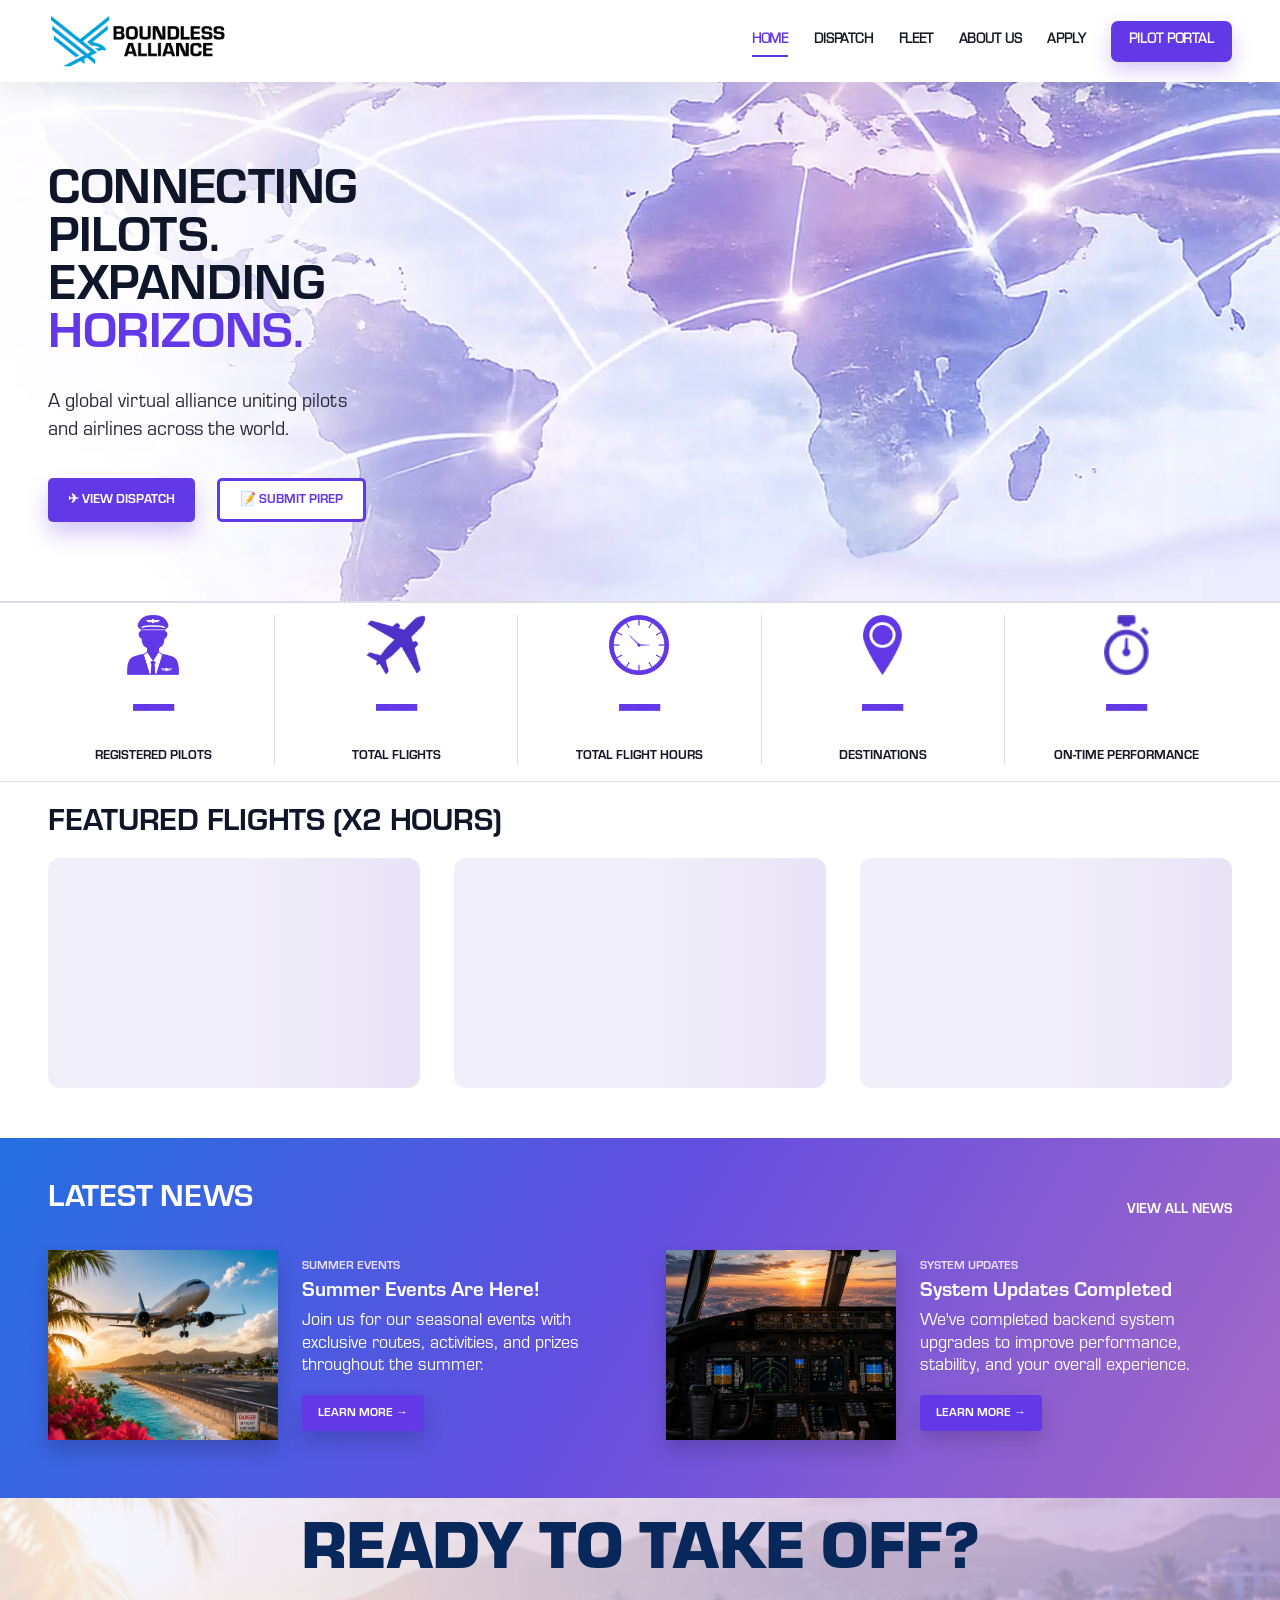
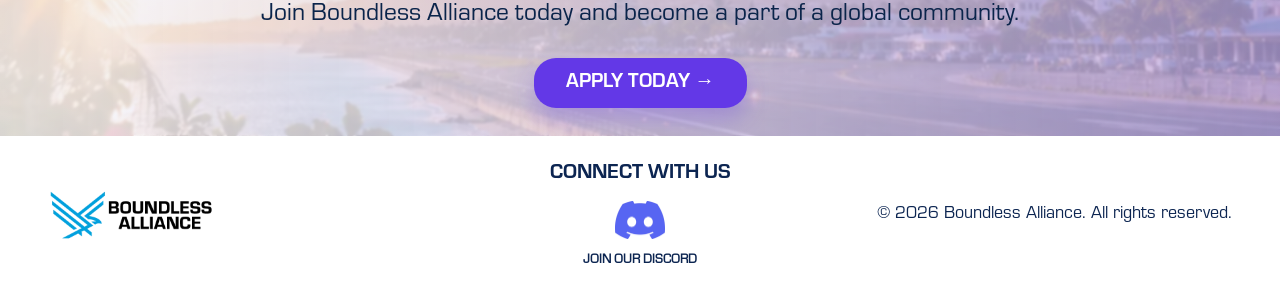
<file: index.html>
<!DOCTYPE html> 
<html lang="en">
<head>
  <meta charset="UTF-8" />
  <meta name="viewport" content="width=device-width, initial-scale=1.0" />
  <title>Home | Boundless Alliance</title>
  <link rel="stylesheet" href="styles.css" />
</head>
<body>
  <header class="site-header">
    <a class="brand" href="index.html">
      <img src="assets/logo.webp" alt="Boundless Alliance Logo" />
    </a>

    <nav class="main-nav" aria-label="Main navigation">
      <a class="nav-text nav-home active" href="index.html">Home</a>
      <a class="nav-text nav-dispatch" href="dispatch.html">Dispatch</a>
      <a class="nav-text nav-fleet" href="fleet.html">Fleet</a>
      <a class="nav-text nav-about" href="about.html">About Us</a>
      <a id="operationsNavLink" class="nav-text operations-only" href="operations.html">Operations</a>
      <a class="nav-text nav-pireps" href="pireps.html">PIREPs</a>
      <a class="nav-text nav-apply" href="apply.html">Apply</a>
      <a class="nav-text nav-portal portal-btn" href="#" id="pilotPortalLink">Pilot Portal</a>
    </nav>
  </header>

  <main>
    <section class="hero">
      <img class="hero-map" src="assets/world-map.webp" alt="World route map" />
      <div class="hero-copy">
        <h1 class="hero-title">Connecting<br>pilots.<br>Expanding<br><span class="hero-title-accent">horizons.</span></h1>
        <p class="hero-subtitle">A global virtual alliance uniting pilots and airlines across the world.</p>
        <div class="hero-actions">
          <a class="btn primary btn-dispatch" href="dispatch.html">✈ View Dispatch</a>
          <a class="btn secondary btn-pirep" href="pireps.html">📝 Submit PIREP</a>
        </div>
      </div>
    </section>

    <section class="stats-bar" aria-label="Alliance statistics">
      <article class="stat-card stat-registered">
        <img class="stat-icon-img" src="assets/pilot.webp" alt="Registered Pilots">
        <strong class="stat-number stat-number-registered">---</strong>
        <span class="stat-label stat-label-registered">Registered Pilots</span>
      </article>
      <article class="stat-card stat-flights">
        <img class="stat-icon-img" src="assets/aircraft_tilted.webp" alt="Registered Pilots">
        <strong class="stat-number stat-number-flights">---</strong>
        <span class="stat-label stat-label-flights">Total Flights</span>
      </article>
      <article class="stat-card stat-hours">
        <img class="stat-icon-img" src="assets/clock2.webp" alt="Registered Pilots">
        <strong class="stat-number stat-number-hours">---</strong>
        <span class="stat-label stat-label-hours">Total Flight Hours</span>
      </article>
      <article class="stat-card stat-destinations">
        <img class="stat-icon-img" src="assets/destination.webp" alt="Registered Pilots">
        <strong class="stat-number stat-number-destinations">---</strong>
        <span class="stat-label stat-label-destinations">Destinations</span>
      </article>
      <article class="stat-card stat-performance">
        <img class="stat-icon-img" src="assets/clock.webp" alt="Registered Pilots">
        <strong class="stat-number stat-number-performance">---</strong>
        <span class="stat-label stat-label-performance">On-Time Performance</span>
      </article>
    </section>

    <section class="section featured-section" id="dispatch">
      <div class="section-heading featured-heading">
        <h2 class="section-title featured-title">Featured Flights (X2 Hours)</h2>
      </div>

      <div class="flight-grid" id="featuredFlightsGrid">

        <div class="featured-skeleton"></div>
        <div class="featured-skeleton"></div>
        <div class="featured-skeleton"></div>

      </div>
    </section>

    <section class="news-section">
      <div class="section-heading news-heading">
        <h2 class="section-title news-title">Latest News</h2>
        <a class="section-link news-link" href="#">View All News</a>
      </div>

      <div class="news-grid">
        <article class="news-card news-card-summer">
          <img src="assets/summer.webp" alt="Summer aviation event" />
          <div>
            <small class="news-category news-category-summer">Summer Events</small>
            <h3 class="news-headline news-headline-summer">Summer Events Are Here!</h3>
            <p class="news-body news-body-summer">Join us for our seasonal events with exclusive routes, activities, and prizes throughout the summer.</p>
            <a class="learn-btn learn-btn-summer" href="#">Learn More →</a>
          </div>
        </article>

        <article class="news-card news-card-system light">
          <img src="assets/cockpit.webp" alt="Cockpit at sunset" />
          <div>
            <small class="news-category news-category-system">System Updates</small>
            <h3 class="news-headline news-headline-system">System Updates Completed</h3>
            <p class="news-body news-body-system">We've completed backend system upgrades to improve performance, stability, and your overall experience.</p>
            <a class="learn-btn learn-btn-system" href="#">Learn More →</a>
          </div>
        </article>
      </div>
    </section>

    <section class="cta-section">
      <div class="cta-overlay"></div>
      <div class="cta-content">
        <h2 class="cta-title">Ready To Take Off?</h2>
        <p class="cta-subtitle">Join Boundless Alliance today and become a part of a global community.</p>
        <a class="btn primary cta-button" href="apply.html">Apply Today →</a>
      </div>
    </section>
  </main>

  <footer class="site-footer">
    <img src="assets/logo.webp" alt="Boundless Alliance Logo" />
    <div class="footer-social">
      <span class="footer-heading">Connect With Us</span>
      <a href="https://discord.gg/mwQuuQKqa5"
        target="_blank"
        class="footer-discord-link">
      <img src="assets/discord_icon.webp" class="footer-discord-icon" alt="Discord" />
      <small class="footer-discord">Join Our Discord</small>
      </a>
    </div>
    <p class="footer-copyright">© 2026 Boundless Alliance. All rights reserved.</p>
  </footer>

  <script>
    document.getElementById("pilotPortalLink").addEventListener("click", (e) => {
        e.preventDefault();

        const token = localStorage.getItem("boundlessToken");

        if (token) {
            window.location.href = "portal.html";
        } else {
            window.location.href = "login.html";
        }
    });
  </script>

  <script>
    document.addEventListener("DOMContentLoaded", () => {

        const token = localStorage.getItem("boundlessToken");

        const operationsLink = document.getElementById("operationsNavLink");

        const pirepLinks = document.querySelectorAll(".nav-pireps");

        if (!token) {

            if (operationsLink) {
                operationsLink.style.display = "none";
            }

            pirepLinks.forEach(link => {
                link.style.display = "none";
            });

        }
    });
  </script>


  <script>
    const FEATURED_FLIGHTS_WEB_APP_URL = "https://script.google.com/macros/s/AKfycbzsdeVDsh3OThkWqQG_gFnmjUYpiX3kjBQWUTYn3NNKBIpasVs26yHKij_KJZSgAcscOA/exec";

    function escapeFeaturedFlightText(value) {
      return String(value || "")
        .replace(/&/g, "&amp;")
        .replace(/</g, "&lt;")
        .replace(/>/g, "&gt;")
        .replace(/"/g, "&quot;")
        .replace(/'/g, "&#039;");
    }

    async function loadHomeFeaturedFlights() {
      const grid = document.getElementById("featuredFlightsGrid");

      if (!grid) return;

      try {
        const response = await fetch(FEATURED_FLIGHTS_WEB_APP_URL, {
          method: "POST",
          body: JSON.stringify({
            action: "getFeaturedFlights"
          })
        });

        const result = await response.json();

        if (!result.success || !Array.isArray(result.flights) || result.flights.length === 0) {
          return;
        }

        const flights = result.flights.slice(0, 3);

        grid.innerHTML = flights.map(flight => {
          const image = escapeFeaturedFlightText(flight.image || "assets/hero-map-bg.webp");
          const callsign = escapeFeaturedFlightText(flight.callsign || "TBD");
          const departure = escapeFeaturedFlightText(flight.departure || "----");
          const arrival = escapeFeaturedFlightText(flight.arrival || "----");
          const airline = escapeFeaturedFlightText(flight.airline || "Boundless Alliance");
          const aircraft = escapeFeaturedFlightText(flight.aircraft || "Aircraft TBD");
          const altText = `${airline} ${aircraft}`;

          return `
            <article class="flight-card">
              <img src="${image}" alt="${altText}" />
              <div class="flight-info">
                <small class="flight-number">${callsign}</small>
                <h3 class="flight-route">${departure} - ${arrival}</h3>
                <p class="flight-carrier">${airline}</p>
                <p class="flight-airframe">${aircraft}</p>
              </div>
            </article>
          `;
        }).join("");
      } catch (error) {
        console.error("Failed to load featured flights:", error);
      }
    }

    document.addEventListener("DOMContentLoaded", loadHomeFeaturedFlights);
  </script>

  <script>
  const HOME_STATS_WEB_APP_URL = "https://script.google.com/macros/s/AKfycbzsdeVDsh3OThkWqQG_gFnmjUYpiX3kjBQWUTYn3NNKBIpasVs26yHKij_KJZSgAcscOA/exec";

  async function loadHomeStats() {
    try {
      const response = await fetch(HOME_STATS_WEB_APP_URL, {
        method: "POST",
        body: JSON.stringify({
          action: "getHomeStats"
        })
      });

      const result = await response.json();

      if (!result.success) {
        throw new Error(result.message || "Unable to load home stats.");
      }

      document.querySelector(".stat-number-registered").textContent = result.registeredPilots;
      document.querySelector(".stat-number-flights").textContent = result.totalFlights;
      document.querySelector(".stat-number-hours").textContent = result.totalFlightHours;
      document.querySelector(".stat-number-destinations").textContent = result.destinations;
      document.querySelector(".stat-number-performance").textContent = result.onTimePerformance;

    } catch (error) {
      console.error("Failed to load home stats:", error);
    }
  }

  document.addEventListener("DOMContentLoaded", loadHomeStats);
  </script>

</body>
</html>
</file>
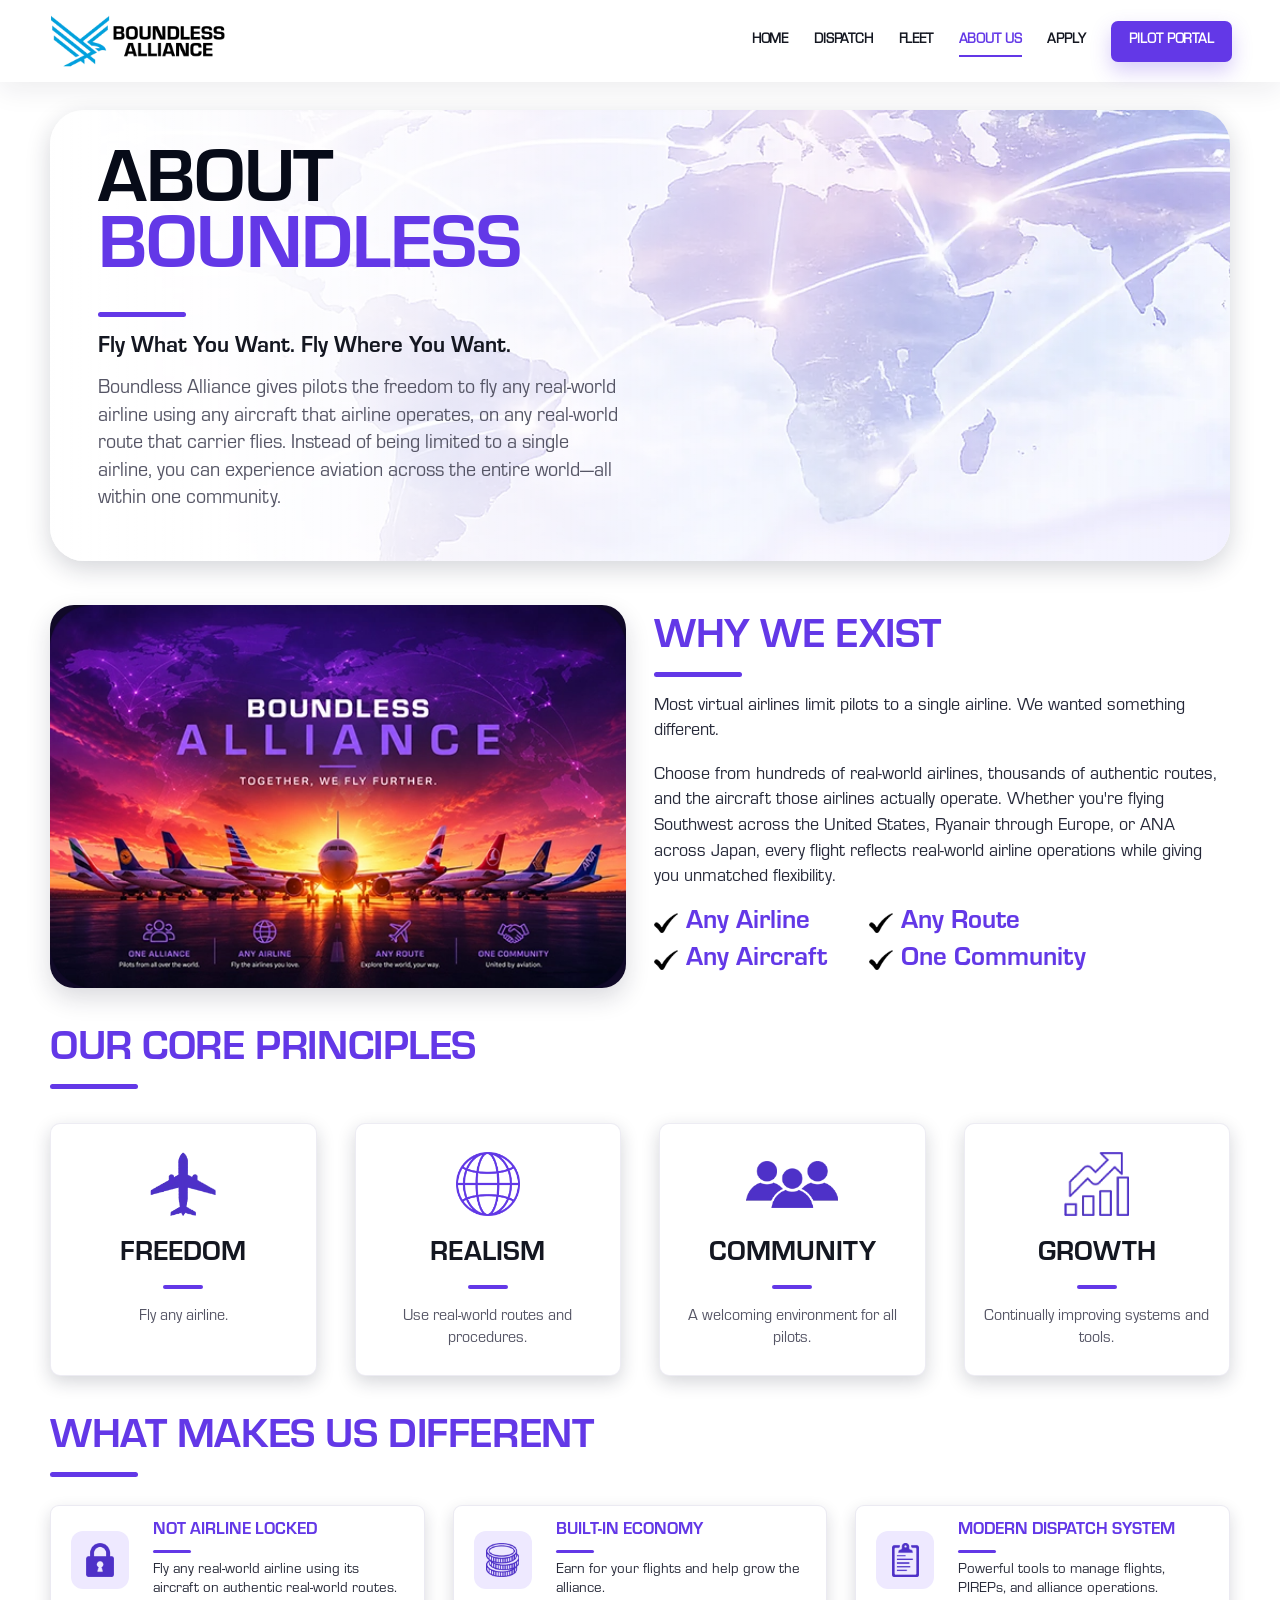
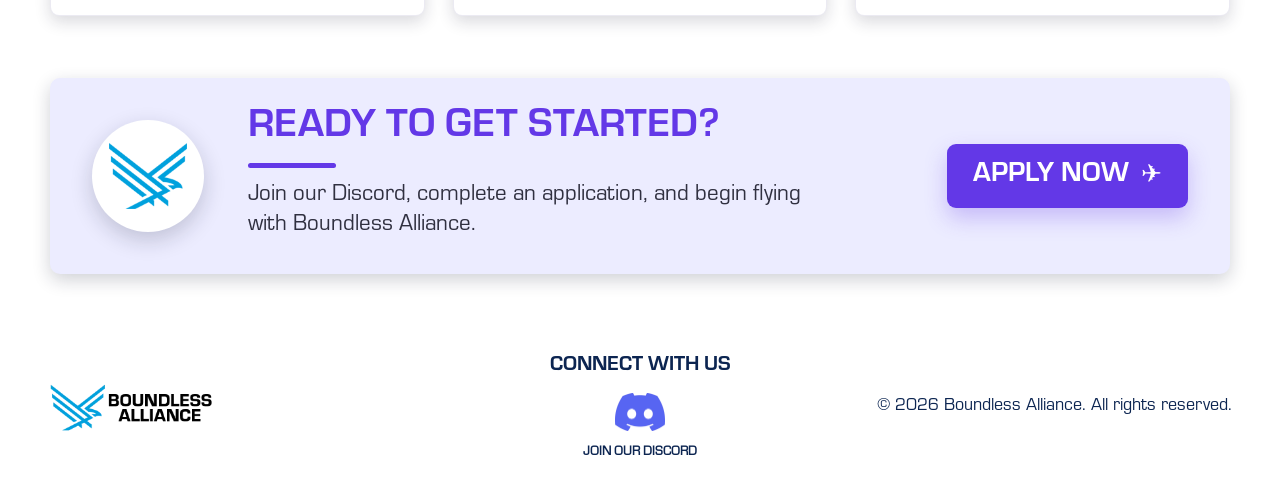
<file: about.html>
<!DOCTYPE html>
<html lang="en">
<head>
  <meta charset="UTF-8" />
  <meta name="viewport" content="width=device-width, initial-scale=1.0" />
  <title>About Us | Boundless Alliance</title>
  <link rel="stylesheet" href="styles.css" />
</head>

<body class="about-page-body">
  <header class="site-header">
    <a class="brand" href="index.html">
      <img src="assets/logo.webp" alt="Boundless Alliance Logo" />
    </a>

    <nav class="main-nav" aria-label="Main navigation">
      <a class="nav-text nav-home" href="index.html">Home</a>
      <a class="nav-text nav-dispatch" href="dispatch.html">Dispatch</a>
      <a class="nav-text nav-fleet" href="fleet.html">Fleet</a>
      <a class="nav-text nav-about active" href="about.html">About Us</a>
      <a id="operationsNavLink" class="nav-text operations-only" href="operations.html">Operations</a>
      <a class="nav-text nav-pireps" href="pireps.html">PIREPs</a>
      <a class="nav-text nav-apply" href="apply.html">Apply</a>
      <a class="nav-text nav-portal portal-btn" href="#" id="pilotPortalLink">Pilot Portal</a>
    </nav>
  </header>

  <main class="about-page">
    <section class="about-hero">
      <div class="about-hero-copy">
        <h1>About<br><span>Boundless</span></h1>
        <div class="about-title-line"></div>
        <h2>Fly What You Want. Fly Where You Want.</h2>
        <p>
          Boundless Alliance gives pilots the freedom to fly any real-world airline using any aircraft that airline operates, on any real-world route that carrier flies. Instead of being limited to a single airline, you can experience aviation across the entire world—all within one community.
        </p>
      </div>
    </section>

    <section class="about-why-section">
      <div class="about-why-image">
        <img src="assets/allaince_aboutus.webp" alt="Boundless Alliance global airline network" />
      </div>

      <div class="about-why-copy">
        <h2>Why We Exist</h2>
        <div class="about-section-line"></div>

        <p>Most virtual airlines limit pilots to a single airline. We wanted something different.</p>

        <p>
          Choose from hundreds of real-world airlines, thousands of authentic routes, and the aircraft those airlines actually operate. Whether you're flying Southwest across the United States, Ryanair through Europe, or ANA across Japan, every flight reflects real-world airline operations while giving you unmatched flexibility.
        </p>

        <div class="about-check-grid">
          <div><img src="assets/check.webp" alt="">Any Airline</div>
          <div><img src="assets/check.webp" alt="">Any Route</div>
          <div><img src="assets/check.webp" alt="">Any Aircraft</div>
          <div><img src="assets/check.webp" alt="">One Community</div>
        </div>
      </div>
    </section>

    <section class="about-principles-section">
      <h2>Our Core Principles</h2>
      <div class="about-section-line"></div>

      <div class="about-principles-grid">
        <article class="about-principle-card">
          <img src="assets/aircraft.webp" alt="">
          <h3>Freedom</h3>
          <span></span>
          <p>Fly any airline.</p>
        </article>

        <article class="about-principle-card">
          <img src="assets/globe.webp" alt="">
          <h3>Realism</h3>
          <span></span>
          <p>Use real-world routes and procedures.</p>
        </article>

        <article class="about-principle-card">
          <img src="assets/community.webp" alt="">
          <h3>Community</h3>
          <span></span>
          <p>A welcoming environment for all pilots.</p>
        </article>

        <article class="about-principle-card">
          <img src="assets/growth.webp" alt="">
          <h3>Growth</h3>
          <span></span>
          <p>Continually improving systems and tools.</p>
        </article>
      </div>
    </section>

    <section class="about-different-section">
      <h2>What Makes Us Different</h2>
      <div class="about-section-line"></div>

      <div class="about-different-grid">
        <article class="about-different-card">
          <div class="about-different-icon">
            <img src="assets/lock.webp" alt="">
          </div>
          <div>
            <h3>Not Airline Locked</h3>
            <span></span>
            <p>Fly any real-world airline using its aircraft on authentic real-world routes.</p>
          </div>
        </article>

        <article class="about-different-card">
          <div class="about-different-icon">
            <img src="assets/money.webp" alt="">
          </div>
          <div>
            <h3>Built-In Economy</h3>
            <span></span>
            <p>Earn for your flights and help grow the alliance.</p>
          </div>
        </article>

        <article class="about-different-card">
          <div class="about-different-icon">
            <img src="assets/clipboard_portal.webp" alt="">
          </div>
          <div>
            <h3>Modern Dispatch System</h3>
            <span></span>
            <p>Powerful tools to manage flights, PIREPs, and alliance operations.</p>
          </div>
        </article>
      </div>
    </section>

    <section id="apply" class="about-apply-card">
      <div class="about-apply-logo">
        <img src="assets/boundless_icon_aboutus.webp" alt="Boundless Alliance icon">
      </div>

      <div class="about-apply-copy">
        <h2>Ready To Get Started?</h2>
        <div class="about-section-line"></div>
        <p>Join our Discord, complete an application, and begin flying with Boundless Alliance.</p>
      </div>

      <a class="about-apply-btn" href="apply.html">
        Apply Now <span>✈</span>
      </a>
    </section>
  </main>

  <footer class="site-footer">
    <img src="assets/logo.webp" alt="Boundless Alliance Logo" />
    <div class="footer-social">
      <span class="footer-heading">Connect With Us</span>
      <a href="https://discord.gg/mwQuuQKqa5" target="_blank" class="footer-discord-link">
        <img src="assets/discord_icon.webp" class="footer-discord-icon" alt="Discord" />
        <small class="footer-discord">Join Our Discord</small>
      </a>
    </div>
    <p class="footer-copyright">© 2026 Boundless Alliance. All rights reserved.</p>
  </footer>

  <script>
    document.getElementById("pilotPortalLink").addEventListener("click", (e) => {
      e.preventDefault();

      const token = localStorage.getItem("boundlessToken");

      if (token) {
        window.location.href = "portal.html";
      } else {
        window.location.href = "login.html";
      }
    });

    document.addEventListener("DOMContentLoaded", () => {
      const token = localStorage.getItem("boundlessToken");
      const operationsLink = document.getElementById("operationsNavLink");
      const pirepLinks = document.querySelectorAll(".nav-pireps");

      if (!token) {
        if (operationsLink) operationsLink.style.display = "none";

        pirepLinks.forEach(link => {
          link.style.display = "none";
        });
      }
    });
  </script>
</body>
</html>
</file>
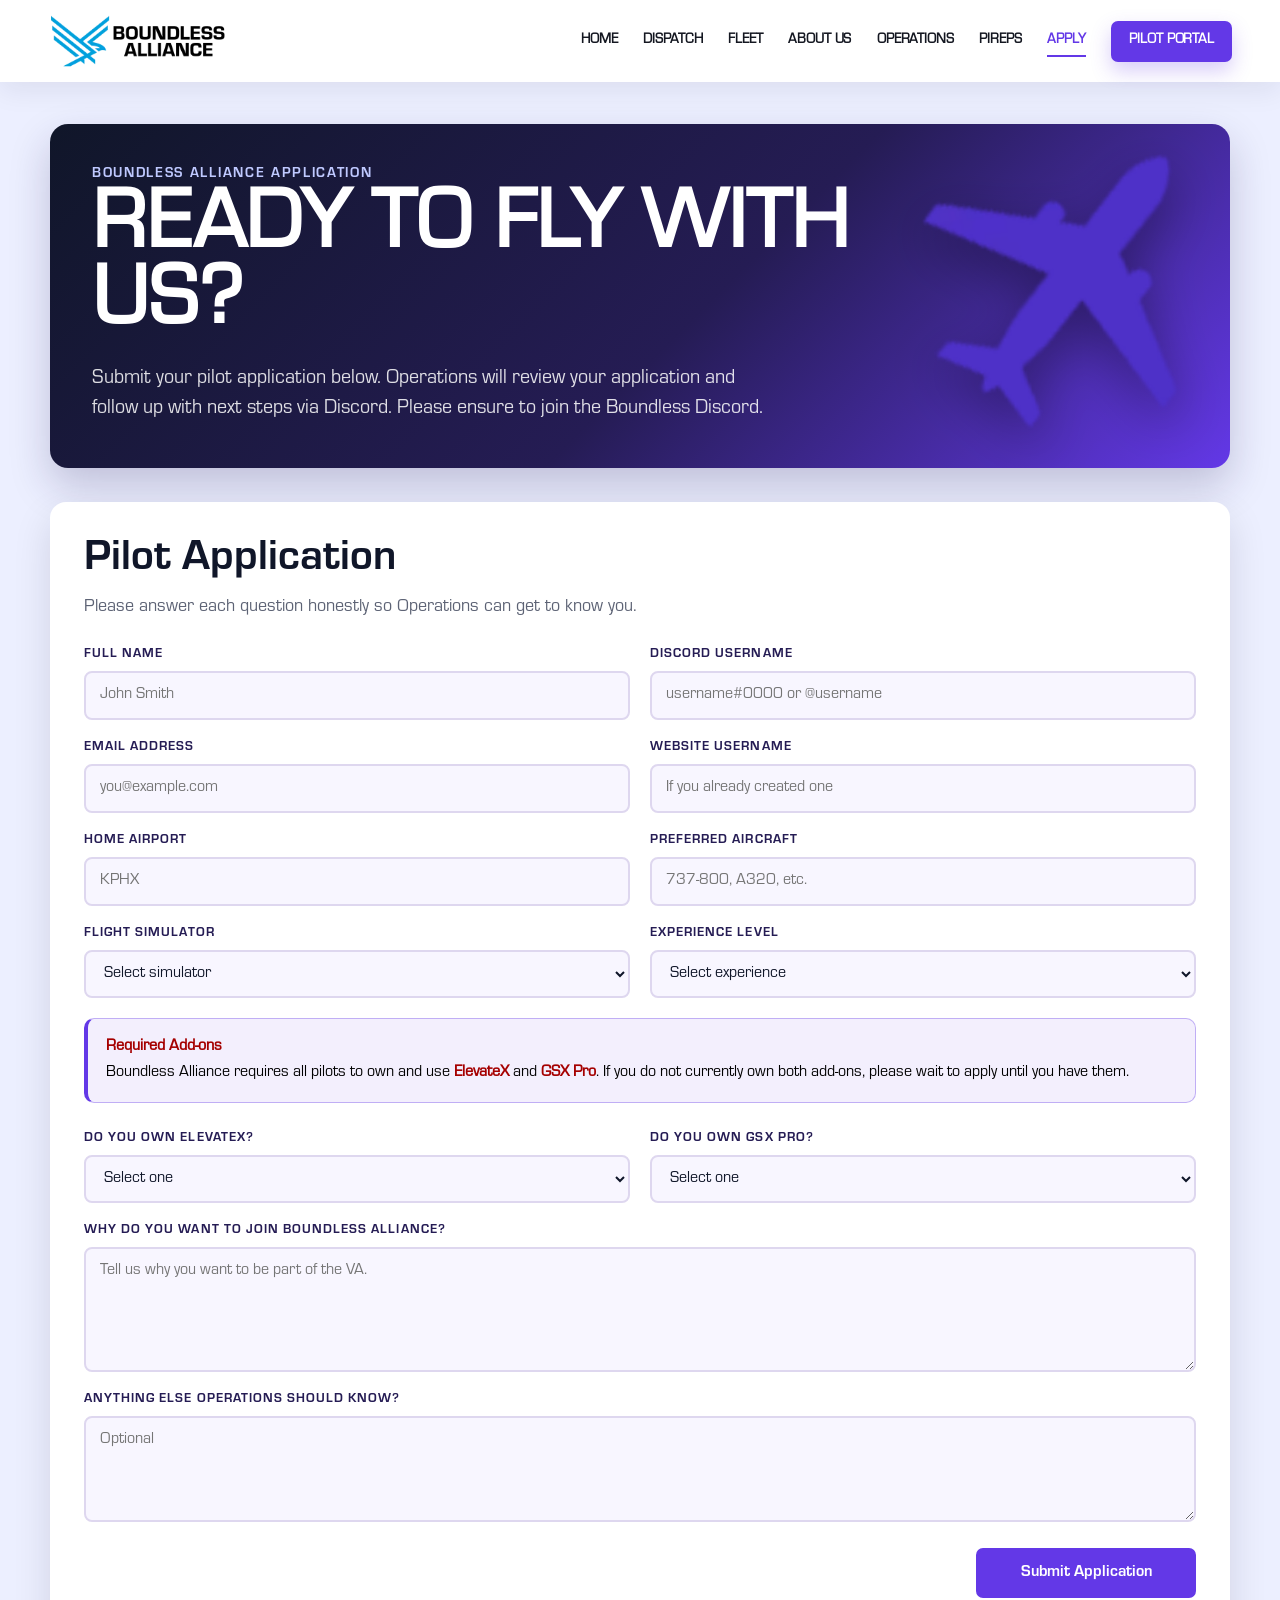
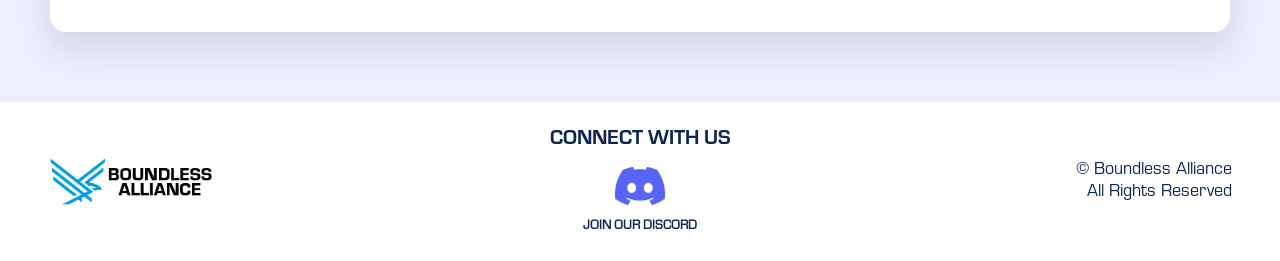
<file: apply.html>
<!DOCTYPE html>
<html lang="en">

<head>
  <meta charset="UTF-8" />
  <meta name="viewport" content="width=device-width, initial-scale=1.0" />
  <title>Apply | Boundless Alliance</title>
  <link rel="stylesheet" href="styles.css" />
</head>

<body class="apply-page-body">
  <header class="site-header">
    <a class="brand" href="index.html">
      <img src="assets/logo.webp" alt="Boundless Alliance Logo" />
    </a>

    <nav class="main-nav" aria-label="Main navigation">
      <a class="nav-text nav-home" href="index.html">Home</a>
      <a class="nav-text nav-dispatch" href="dispatch.html">Dispatch</a>
      <a class="nav-text nav-fleet" href="fleet.html">Fleet</a>
      <a class="nav-text nav-about" href="about.html">About Us</a>
      <a id="operationsNavLink" class="nav-text operations-only" href="operations.html">Operations</a>
      <a class="nav-text nav-pireps" href="pireps.html">PIREPs</a>
      <a class="nav-text nav-apply active" href="apply.html">Apply</a>
      <a class="nav-text nav-portal portal-btn" href="portal.html">Pilot Portal</a>
    </nav>
  </header>

  <main class="apply-page">
    <section class="apply-hero">
      <div>
        <span class="eyebrow">Boundless Alliance Application</span>
        <h1>Ready to fly with us?</h1>
        <p>
          Submit your pilot application below. Operations will review your application and follow up with next steps via Discord. Please ensure to join the Boundless Discord.
        </p>
      </div>
      <img src="assets/aircraft_tilted.webp" alt="Boundless aircraft" />
    </section>

    <section class="apply-card">
      <div class="apply-card-header">
        <h2>Pilot Application</h2>
        <p>Please answer each question honestly so Operations can get to know you.</p>
      </div>

      <form id="applicationForm" class="apply-form">
        <label>
          <span>Full Name</span>
          <input id="appFullName" name="fullName" required placeholder="John Smith" />
        </label>

        <label>
          <span>Discord Username</span>
          <input id="appDiscord" name="discordUsername" required placeholder="username#0000 or @username" />
        </label>

        <label>
          <span>Email Address</span>
          <input id="appEmail" name="email" type="email" required placeholder="you@example.com" />
        </label>

        <label>
          <span>Website Username</span>
          <input id="appWebsiteUsername" name="websiteUsername" placeholder="If you already created one" />
        </label>

        <label>
          <span>Home Airport</span>
          <input id="appHomeBase" name="homeBase" maxlength="4" required placeholder="KPHX" />
        </label>

        <label>
          <span>Preferred Aircraft</span>
          <input id="appPreferredAircraft" name="preferredAircraft" required placeholder="737-800, A320, etc." />
        </label>

        <label>
          <span>Flight Simulator</span>
          <select id="appSimulator" name="simulator" required>
            <option value="">Select simulator</option>
            <option>Microsoft Flight Simulator 2024</option>
            <option>Microsoft Flight Simulator 2020</option>
            <option>Prepar3D</option>
            <option>Other</option>
          </select>
        </label>

        <label>
          <span>Experience Level</span>
          <select id="appExperience" name="experience" required>
            <option value="">Select experience</option>
            <option>New / Beginner</option>
            <option>Casual Sim Pilot</option>
            <option>Experienced Sim Pilot</option>
            <option>Real World Aviation Experience</option>
          </select>
        </label>

        <div class="apply-wide-field">
          <div class="application-notice">
            <strong>Required Add-ons</strong><br>
            Boundless Alliance requires all pilots to own and use <strong>ElevateX</strong> and <strong>GSX Pro</strong>. If you do not currently own both add-ons, please wait to apply until you have them.
          </div>
        </div>

        <label>
          <span>Do you own ElevateX?</span>
          <select id="appElevateX" name="elevatex" required>
            <option value="">Select one</option>
            <option>Yes</option>
            <option>No</option>
          </select>
        </label>

        <label>
          <span>Do you own GSX Pro?</span>
          <select id="appGsx" name="gsx" required>
            <option value="">Select one</option>
            <option>Yes</option>
            <option>No</option>
          </select>
        </label>

        <label class="apply-wide-field">
          <span>Why do you want to join Boundless Alliance?</span>
          <textarea id="appWhyJoin" name="whyJoin" required rows="5" placeholder="Tell us why you want to be part of the VA."></textarea>
        </label>

        <label class="apply-wide-field">
          <span>Anything else Operations should know?</span>
          <textarea id="appNotes" name="notes" rows="4" placeholder="Optional"></textarea>
        </label>

        <div class="apply-actions">
          <p id="applicationStatus" aria-live="polite"></p>
          <button type="submit" id="applicationSubmitBtn">Submit Application</button>
        </div>
      </form>
    </section>
  </main>

  <footer class="site-footer">
    <img src="assets/logo.webp" alt="Boundless Alliance Logo" />
    <div class="footer-social">
      <span class="footer-heading">Connect With Us</span>
      <a href="https://discord.gg/mwQuuQKqa5" target="_blank" class="footer-discord-link">
        <img src="assets/discord_icon.webp" class="footer-discord-icon" alt="Discord" />
        <small class="footer-discord">Join Our Discord</small>
      </a>
    </div>
    <p class="footer-copyright">© Boundless Alliance<br>All Rights Reserved</p>
  </footer>

  <script>
    const SCRIPT_URL = "https://script.google.com/macros/s/AKfycbzsdeVDsh3OThkWqQG_gFnmjUYpiX3kjBQWUTYn3NNKBIpasVs26yHKij_KJZSgAcscOA/exec";
    const applicationForm = document.getElementById("applicationForm");
    const applicationStatus = document.getElementById("applicationStatus");
    const applicationSubmitBtn = document.getElementById("applicationSubmitBtn");

    applicationForm.addEventListener("submit", async event => {
      event.preventDefault();

      applicationStatus.textContent = "Submitting application...";
      applicationSubmitBtn.disabled = true;

      const applicationData = {
        action: "submitApplication",
        fullName: document.getElementById("appFullName").value.trim(),
        discordUsername: document.getElementById("appDiscord").value.trim(),
        email: document.getElementById("appEmail").value.trim(),
        websiteUsername: document.getElementById("appWebsiteUsername").value.trim(),
        homeBase: document.getElementById("appHomeBase").value.trim().toUpperCase(),
        preferredAircraft: document.getElementById("appPreferredAircraft").value.trim(),
        simulator: document.getElementById("appSimulator").value,
        experience: document.getElementById("appExperience").value,
        elevatex: document.getElementById("appElevateX").value,
        gsx: document.getElementById("appGsx").value,
        whyJoin: document.getElementById("appWhyJoin").value.trim(),
        notes: document.getElementById("appNotes").value.trim()
      };

      try {
        const response = await fetch(SCRIPT_URL, {
          method: "POST",
          body: JSON.stringify(applicationData)
        });

        const result = await response.json();

        if (!result.success) {
          throw new Error(result.message || "Application could not be submitted.");
        }

        applicationStatus.textContent = `Application submitted successfully. Your Application ID is ${result.applicationId}.`;
        applicationForm.reset();
      } catch (error) {
        applicationStatus.textContent = error.message;
      } finally {
        applicationSubmitBtn.disabled = false;
      }
    });
  </script>
</body>

</html>
</file>
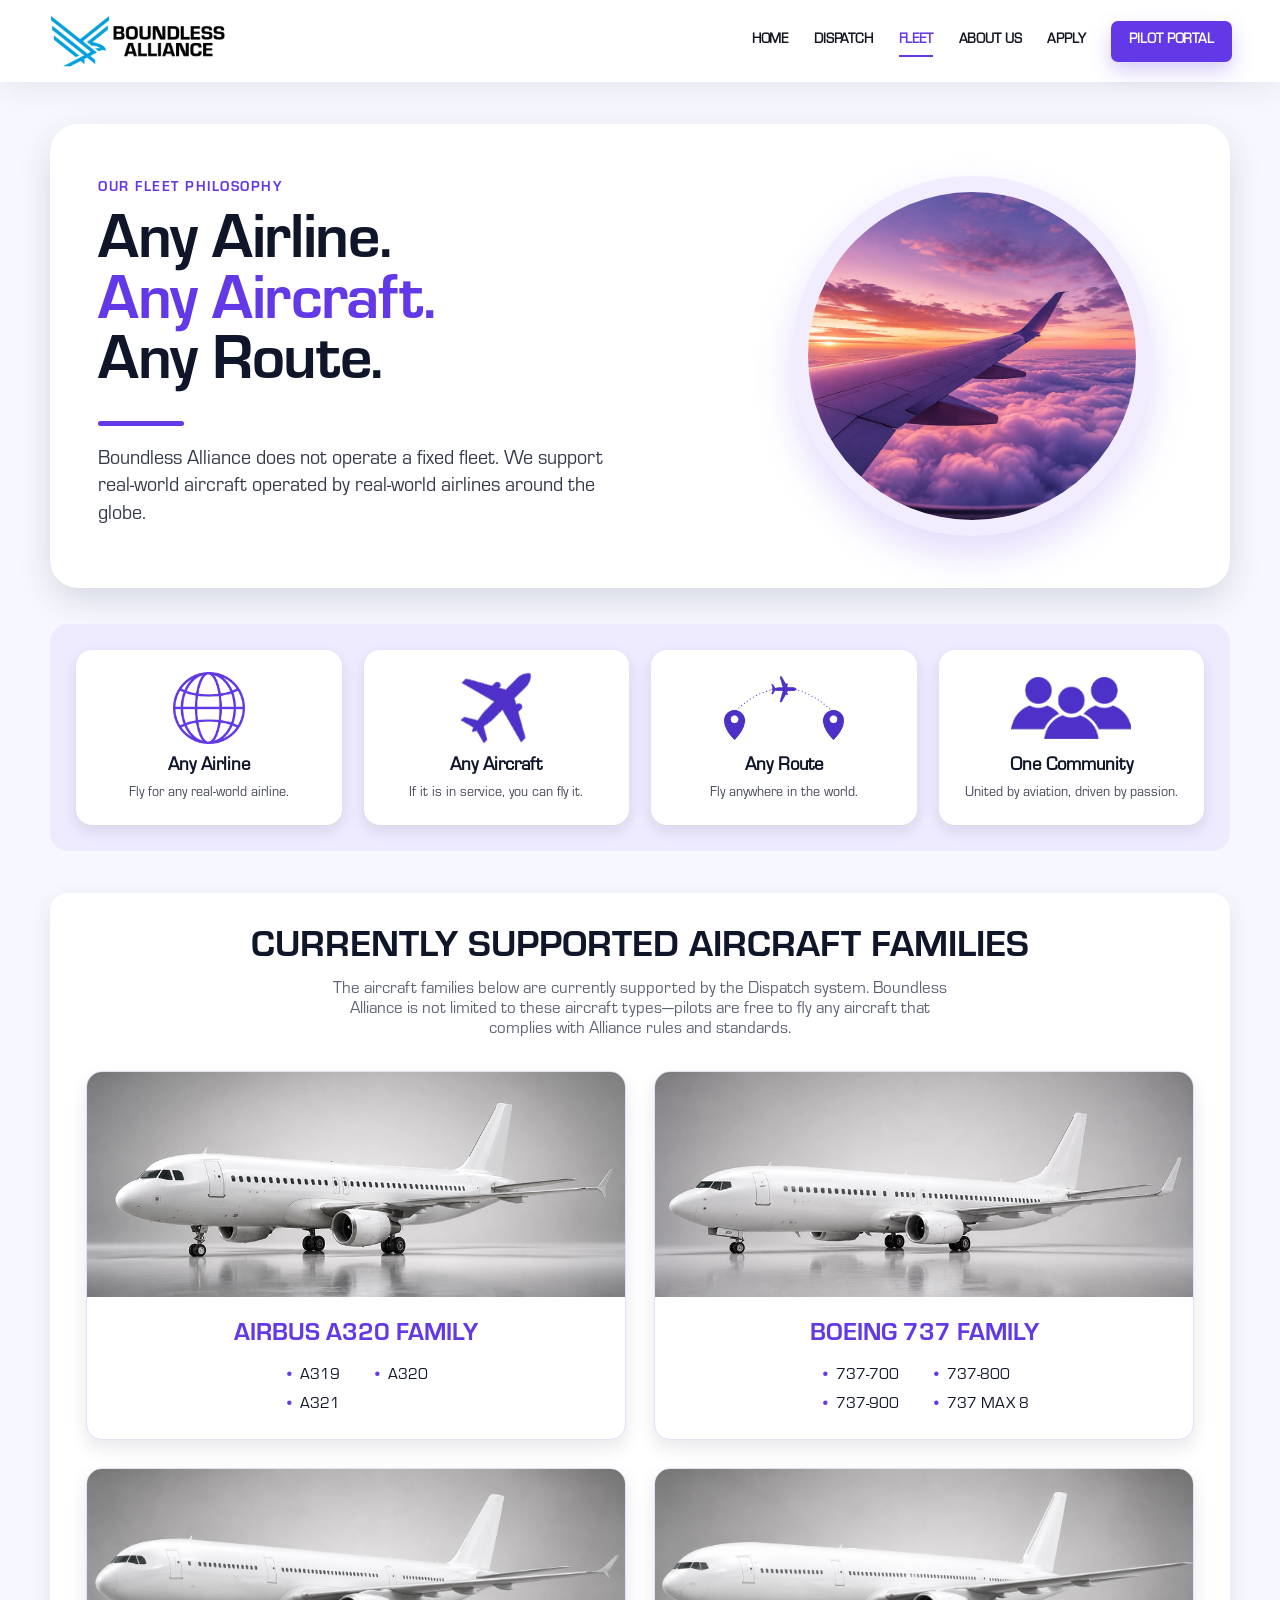
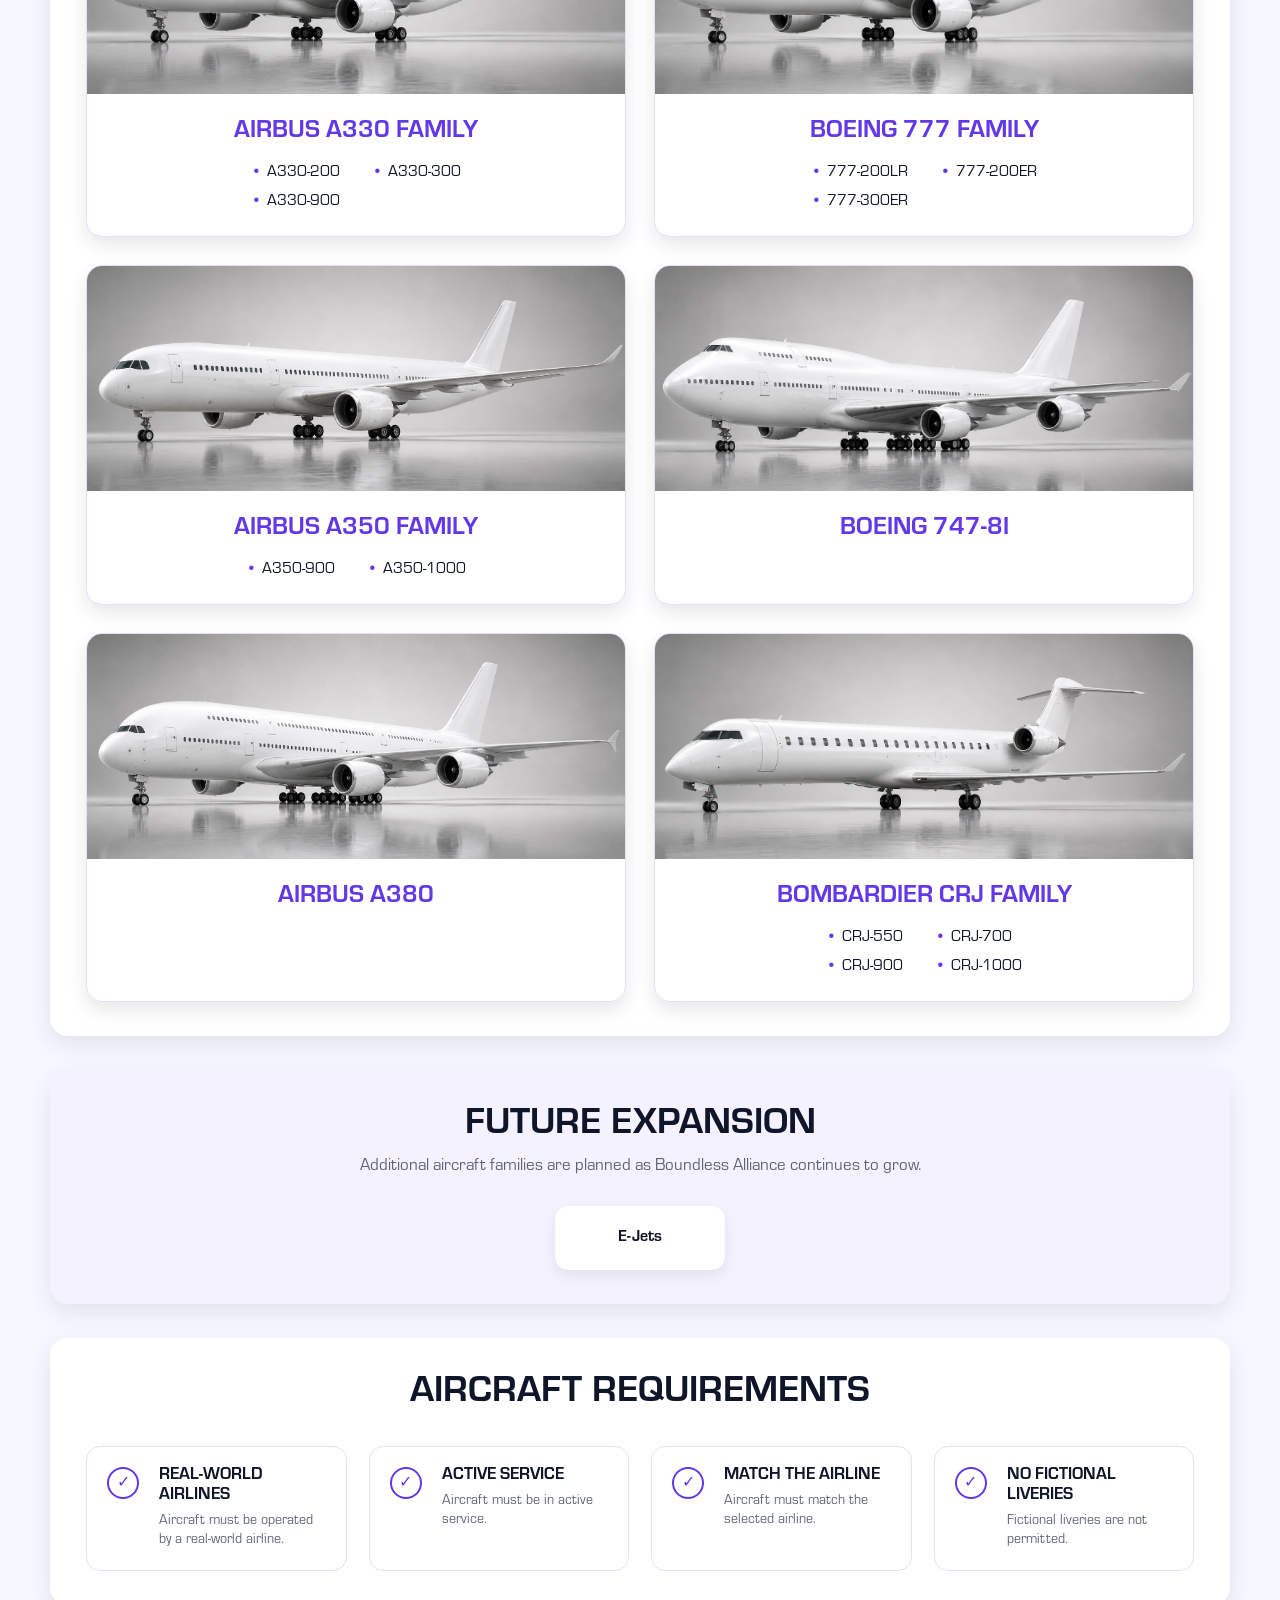
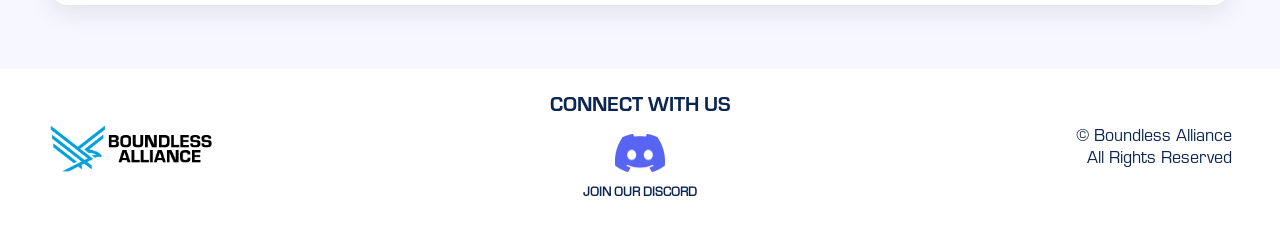
<file: fleet.html>
<!DOCTYPE html>
<html lang="en">
<head>
  <meta charset="UTF-8" />
  <meta name="viewport" content="width=device-width, initial-scale=1.0" />
  <title>Fleet | Boundless Alliance</title>
  <link rel="stylesheet" href="styles.css" />
</head>
<body class="fleet-page-body">
  <header class="site-header">
    <a class="brand" href="index.html">
      <img src="assets/logo.webp" alt="Boundless Alliance Logo" />
    </a>

    <nav class="main-nav" aria-label="Main navigation">
      <a class="nav-text nav-home" href="index.html">Home</a>
      <a class="nav-text nav-dispatch" href="dispatch.html">Dispatch</a>
      <a class="nav-text nav-fleet active" href="fleet.html">Fleet</a>
      <a class="nav-text nav-about" href="about.html">About Us</a>
      <a id="operationsNavLink" class="nav-text" href="operations.html">Operations</a>
      <a class="nav-text nav-pireps" href="pireps.html">PIREPs</a>
      <a class="nav-text nav-apply" href="apply.html">Apply</a>
      <a class="nav-text nav-portal portal-btn" href="portal.html">Pilot Portal</a>
    </nav>
  </header>

  <main class="fleet-page">
    <section class="fleet-hero-card">
      <div class="fleet-hero-copy">
        <small>Our Fleet Philosophy</small>
        <h1>Any Airline.<br><span>Any Aircraft.</span><br>Any Route.</h1>
        <div class="fleet-title-line"></div>
        <p>Boundless Alliance does not operate a fixed fleet. We support real-world aircraft operated by real-world airlines around the globe.</p>
      </div>
      <div class="fleet-hero-image-wrap">
        <img src="assets/fleet-hero.webp" alt="View from an aircraft window above the clouds" />
      </div>
    </section>

    <section class="fleet-pillars" aria-label="Boundless Alliance fleet principles">
      <article>
        <img src="assets/globe.webp" alt="" class="fleet-icon">
        <h3>Any Airline</h3>
        <p>Fly for any real-world airline.</p>
      </article>
      <article>
        <img src="assets/aircraft_tilted.webp" alt="" class="fleet-icon">
        <h3>Any Aircraft</h3>
        <p>If it is in service, you can fly it.</p>
      </article>
      <article>
        <img src="assets/route-search.webp" alt="" class="fleet-icon-small">
        <h3>Any Route</h3>
        <p>Fly anywhere in the world.</p>
      </article>
      <article>
        <img src="assets/community.webp" alt="" class="fleet-icon-small">
        <h3>One Community</h3>
        <p>United by aviation, driven by passion.</p>
      </article>
    </section>

    <section class="fleet-section">
      <div class="fleet-section-heading center">
        <h2>Currently Supported Aircraft Families</h2>
        <p>The aircraft families below are currently supported by the Dispatch system. Boundless Alliance is not limited to these aircraft types—pilots are free to fly any aircraft that complies with Alliance rules and standards.</p>
      </div>

      <div class="fleet-family-grid">
        <article class="fleet-family-card">
          <img src="assets/fleet-airbus.webp" alt="Blank Airbus A320 aircraft" />
          <div>
            <h3>Airbus A320 Family</h3>
            <ul>
              <li>A319</li>
              <li>A320</li>
              <li>A321</li>
            </ul>
          </div>
        </article>

        <article class="fleet-family-card">
          <img src="assets/fleet-boeing.webp" alt="Blank Boeing 737 aircraft" />
          <div>
            <h3>Boeing 737 Family</h3>
            <ul>
              <li>737-700</li>
              <li>737-800</li>
              <li>737-900</li>
              <li>737 MAX 8</li>
            </ul>
          </div>
        </article>

        <article class="fleet-family-card">
          <img src="assets/a330.webp" alt="Blank Airbus A320 aircraft" />
          <div>
            <h3>Airbus A330 Family</h3>
              <ul>
              <li>A330-200</li>
              <li>A330-300</li>
              <li>A330-900</li>
            </ul>
          </div>
        </article>

        <article class="fleet-family-card">
          <img src="assets/777.webp" alt="Blank Airbus A320 aircraft" />
          <div>
            <h3>Boeing 777 Family</h3>
              <ul>
              <li>777-200LR</li>
              <li>777-200ER</li>
              <li>777-300ER</li>
            </ul>
          </div>
        </article>

        <article class="fleet-family-card">
          <img src="assets/a350.webp" alt="Blank Airbus A320 aircraft" />
          <div>
            <h3>Airbus A350 Family</h3>
            <ul>
              <li>A350-900</li>
              <li>A350-1000</li>
            </ul>
          </div>
        </article>

        <article class="fleet-family-card">
          <img src="assets/747.webp" alt="Blank Airbus A320 aircraft" />
          <div>
            <h3>Boeing 747-8i</h3>
          </div>
        </article>

        <article class="fleet-family-card">
          <img src="assets/a380.webp" alt="Blank Airbus A320 aircraft" />
          <div>
            <h3>Airbus A380</h3>
          </div>
        </article>

        <article class="fleet-family-card">
          <img src="assets/crj.webp" alt="Blank Airbus A320 aircraft" />
          <div>
            <h3>Bombardier CRJ Family</h3>
            <ul>
              <li>CRJ-550</li>
              <li>CRJ-700</li>
              <li>CRJ-900</li>
              <li>CRJ-1000</li>
            </ul>
          </div>
        </article>
      </div>
    </section>

    <section class="fleet-section fleet-expansion-card">
      <div class="fleet-section-heading center">
        <h2>Future Expansion</h2>
        <p>Additional aircraft families are planned as Boundless Alliance continues to grow.</p>
      </div>

      <div class="fleet-expansion-grid">
        <span>E-Jets</span>
      </div>
    </section>

    <section class="fleet-requirements-card">
      <div class="fleet-section-heading center">
        <h2>Aircraft Requirements</h2>
      </div>

      <div class="fleet-requirements-grid">
        <article>
          <span>✓</span>
          <div>
            <h3>Real-World Airlines</h3>
            <p>Aircraft must be operated by a real-world airline.</p>
          </div>
        </article>
        <article>
          <span>✓</span>
          <div>
            <h3>Active Service</h3>
            <p>Aircraft must be in active service.</p>
          </div>
        </article>
        <article>
          <span>✓</span>
          <div>
            <h3>Match the Airline</h3>
            <p>Aircraft must match the selected airline.</p>
          </div>
        </article>
        <article>
          <span>✓</span>
          <div>
            <h3>No Fictional Liveries</h3>
            <p>Fictional liveries are not permitted.</p>
          </div>
        </article>
      </div>
    </section>
  </main>

  <footer class="site-footer dispatch-footer">
    <img src="assets/logo.webp" alt="Boundless Alliance Logo" />
    <div class="footer-social">
      <span class="footer-heading">Connect With Us</span>
      <a href="https://discord.gg/mwQuuQKqa5" target="_blank" class="footer-discord-link">
        <img src="assets/discord_icon.webp" class="footer-discord-icon" alt="Discord" />
        <small class="footer-discord">Join Our Discord</small>
      </a>
    </div>
    <p class="footer-copyright">© Boundless Alliance<br>All Rights Reserved</p>
  </footer>

<script>
document.addEventListener("DOMContentLoaded", () => {
  const token = localStorage.getItem("boundlessToken");
  const operationsLink = document.getElementById("operationsNavLink");
  const pirepLinks = document.querySelectorAll(".nav-pireps");

  if (!token) {
    if (operationsLink) operationsLink.style.display = "none";
    pirepLinks.forEach(link => link.style.display = "none");
  }
});
</script>
</body>
</html>
</file>
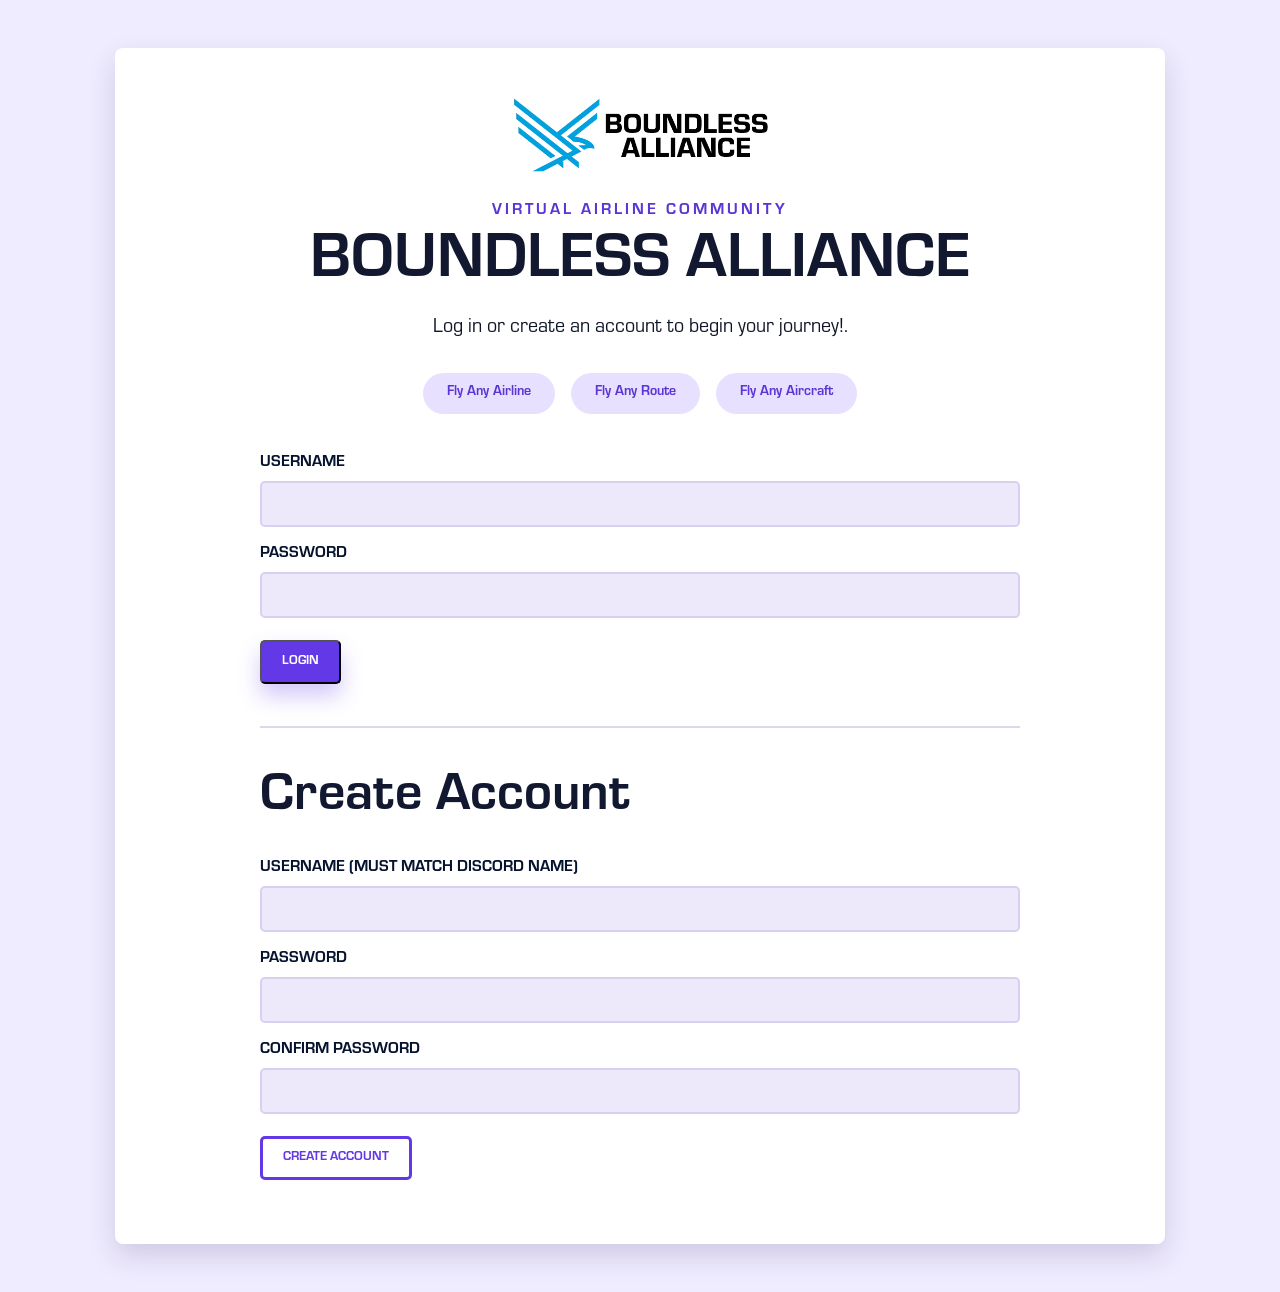
<file: login.html>
<!DOCTYPE html>
<html lang="en">
<head>
  <meta charset="UTF-8" />
  <meta name="viewport" content="width=device-width, initial-scale=1.0" />
  <title>Login | Boundless Alliance</title>
  <link rel="stylesheet" href="styles.css" />
</head>

<body class="access-page-body">
  <main class="access-page">
    <section class="access-card">
      <img class="access-logo" src="assets/logo.webp" alt="Boundless Alliance Logo" />

      <p class="access-kicker">Virtual Airline Community</p>
      <h1>BOUNDLESS ALLIANCE</h1>

      <p class="access-lead">
        Log in or create an account to begin your journey!.
      </p>

      <div class="access-pill-row">
        <span>Fly Any Airline</span>
        <span>Fly Any Route</span>
        <span>Fly Any Aircraft</span>
      </div>

      <form id="loginForm" class="access-form">
        <label for="loginUsername">Username</label>
        <input id="loginUsername" type="text" autocomplete="username" required />

        <label for="loginPassword">Password</label>
        <input id="loginPassword" type="password" autocomplete="current-password" required />

        <button class="btn primary" type="submit">Login</button>
        <p id="loginMessage" class="access-error"></p>
      </form>

      <hr />

      <form id="registerForm" class="access-form">
        <h2 class="access-section-title">Create Account</h2>

        <label for="registerUsername">Username (must match Discord name)</label>
        <input id="registerUsername" type="text" autocomplete="username" required />

        <label for="registerPassword">Password</label>
        <input id="registerPassword" type="password" autocomplete="new-password" required />

        <label for="confirmPassword">Confirm Password</label>
        <input id="confirmPassword" type="password" autocomplete="new-password" required />

        <button class="btn secondary" type="submit">Create Account</button>
        <p id="registerMessage" class="access-error"></p>
      </form>
    </section>
  </main>

  <script>
    const APPS_SCRIPT_URL = "https://script.google.com/macros/s/AKfycbzsdeVDsh3OThkWqQG_gFnmjUYpiX3kjBQWUTYn3NNKBIpasVs26yHKij_KJZSgAcscOA/exec";

    const loginForm = document.getElementById("loginForm");
    const registerForm = document.getElementById("registerForm");

    const loginMessage = document.getElementById("loginMessage");
    const registerMessage = document.getElementById("registerMessage");

    loginForm.addEventListener("submit", async function(event) {
      event.preventDefault();

      loginMessage.textContent = "";

      const username = document.getElementById("loginUsername").value.trim();
      const password = document.getElementById("loginPassword").value;

      try {
        const response = await fetch(APPS_SCRIPT_URL, {
          method: "POST",
          body: JSON.stringify({
            action: "loginUser",
            username: username,
            password: password
          })
        });

        const result = await response.json();

        if (!result.success) {
          loginMessage.textContent = result.message || "Login failed.";
          return;
        }

        localStorage.setItem("boundlessToken", result.token);
        localStorage.setItem("boundlessUsername", result.username);
        localStorage.setItem("boundlessRole", result.role);

        window.location.href = "index.html";

      } catch (error) {
        console.error("Login error:", error);
        loginMessage.textContent = "Unable to log in. Please try again.";
      }
    });

    registerForm.addEventListener("submit", async function(event) {
      event.preventDefault();

      registerMessage.textContent = "";

      const username = document.getElementById("registerUsername").value.trim();
      const password = document.getElementById("registerPassword").value;
      const confirmPassword = document.getElementById("confirmPassword").value;

      if (password !== confirmPassword) {
        registerMessage.textContent = "Passwords do not match.";
        return;
      }

      try {
        const response = await fetch(APPS_SCRIPT_URL, {
          method: "POST",
          body: JSON.stringify({
            action: "registerUser",
            username: username,
            password: password
          })
        });

        const result = await response.json();

        if (!result.success) {
          registerMessage.textContent = result.message || "Account creation failed.";
          return;
        }

        registerMessage.textContent = "Account created. You can now log in.";
        registerForm.reset();

      } catch (error) {
        console.error("Register error:", error);
        registerMessage.textContent = "Unable to create account. Please try again.";
      }
    });
  </script>
</body>
</html>
</file>
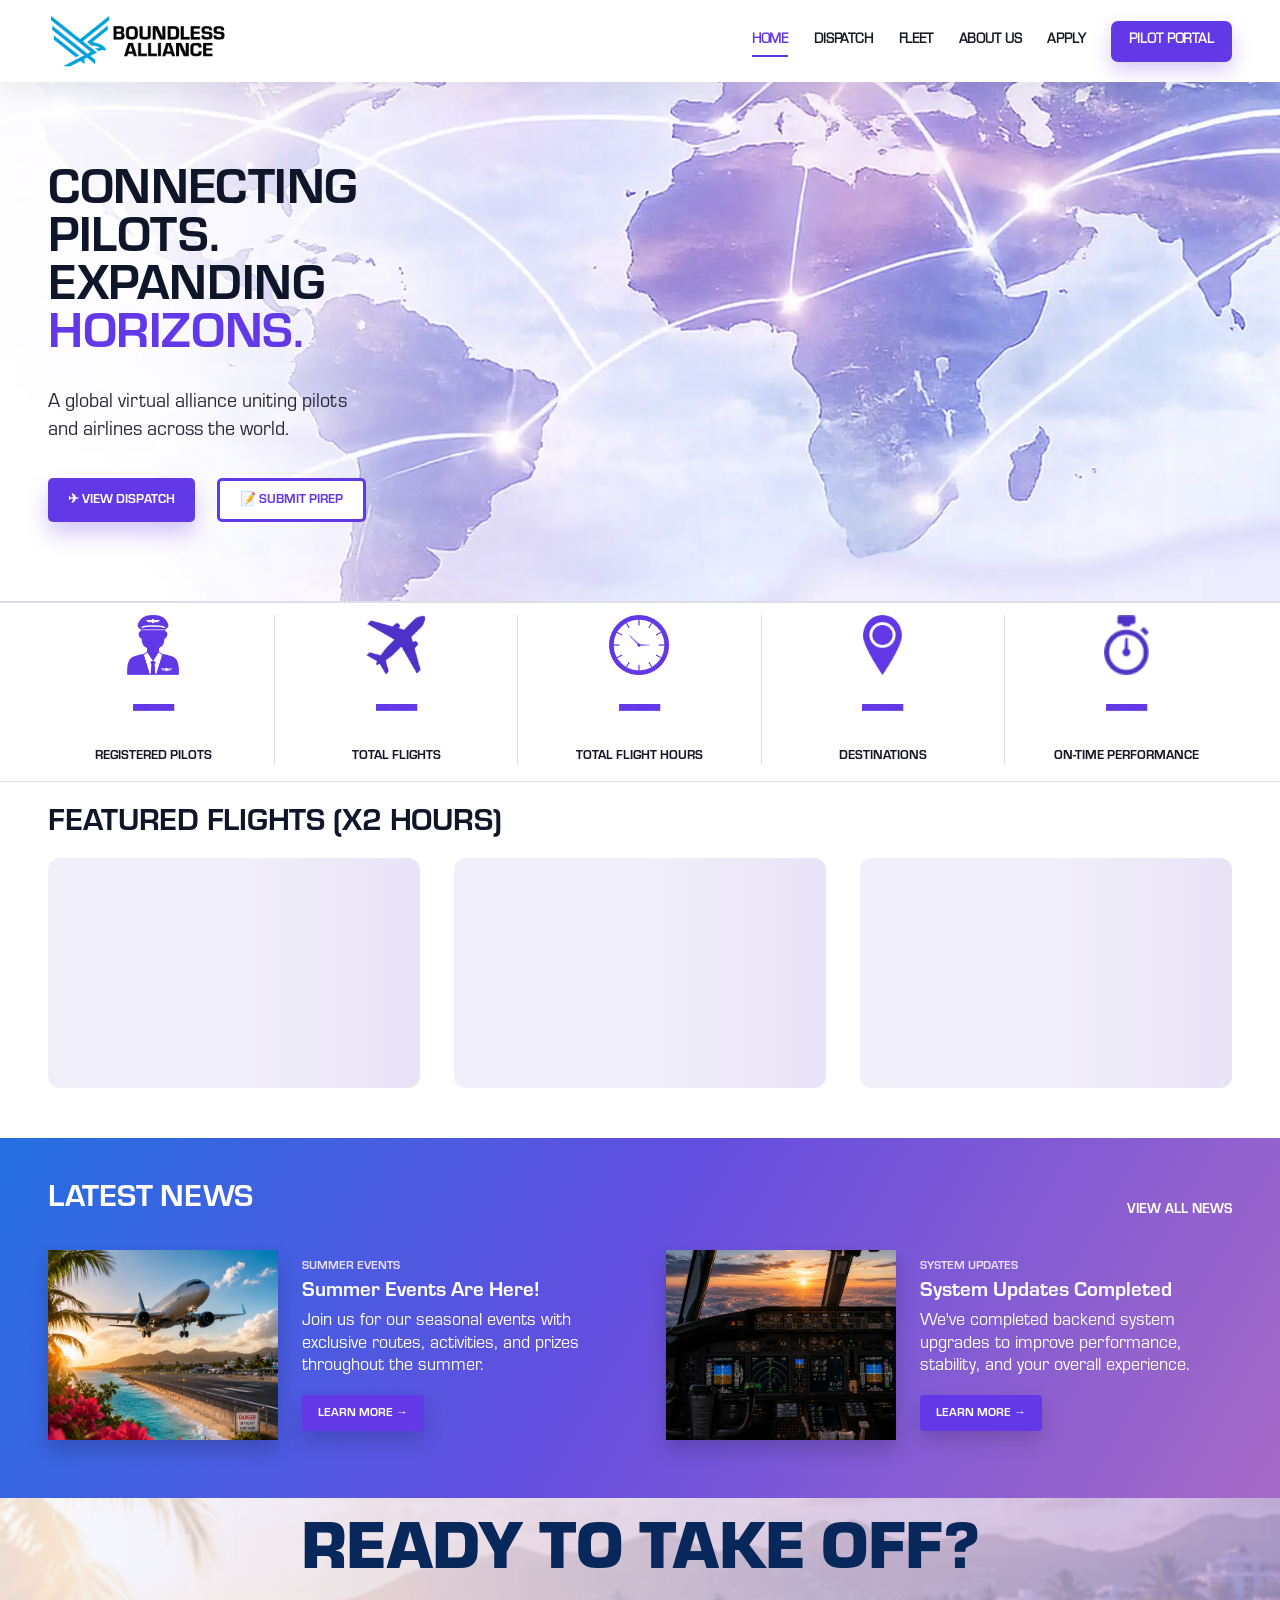
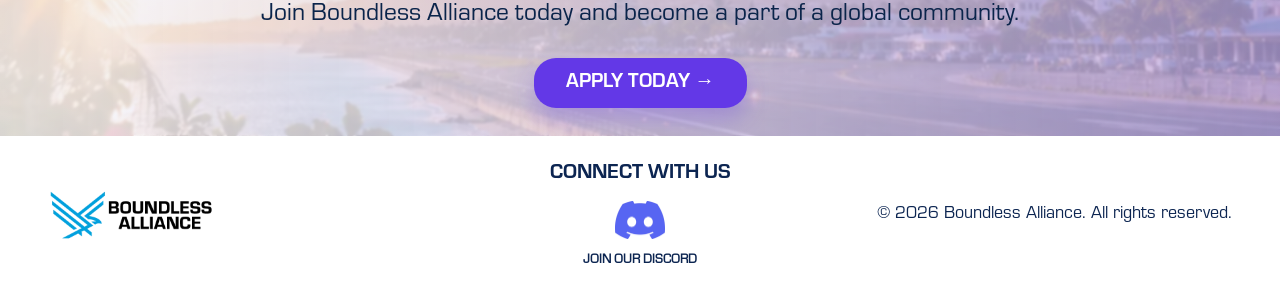
<file: operations.html>
<!DOCTYPE html>
<html lang="en">

<head>
	<meta charset="UTF-8" />
	<meta name="viewport" content="width=device-width, initial-scale=1.0" />
	<title>Operations | Boundless Alliance</title>
	<style>
		html,
		body {
			margin: 0;
			background: #ecefff;
		}
		</style>
	<script src="auth.js"></script>
	<link rel="stylesheet" href="styles.css" /> </head>

<body class="operations-page-body">
	<div id="authLoadingOverlay" class="auth-loading-overlay">
		<div class="auth-loading-card">
			<img src="assets/logo.webp" alt="Boundless Alliance">
			<h2>Ensuring Access</h2>
			<p>Please wait while we verify your access.</p>
		</div>
		</div>
	<header class="site-header">
		<a class="brand" href="index.html"> <img src="assets/logo.webp" alt="Boundless Alliance Logo" /> </a>
		<nav class="main-nav" aria-label="Main navigation">
			<a class="nav-text nav-home" href="index.html">Home</a>
			<a class="nav-text nav-dispatch" href="dispatch.html">Dispatch</a>
			<a class="nav-text nav-fleet" href="fleet.html">Fleet</a>
			<a class="nav-text nav-about" href="about.html">About Us</a>
			<a class="nav-text nav-home active" href="operations.html">Operations</a>
			<a class="nav-text nav-pireps" href="pireps.html">PIREPs</a>
			<a class="nav-text nav-apply" href="apply.html">Apply</a>
			<a class="nav-text nav-portal portal-btn" href="portal.html">Pilot Portal</a>
		</nav>
	</header>
	<main class="operations-page">
		<section class="operations-hero">
			<div class="operations-title-block"> <img src="assets/operations_icon.webp" alt="Operations icon" />
				<div>
					<h1>Operations</h1>
					<h2>Operations Management Center</h2>
					<p>Manage PIREPs, Featured Flights, Events, Economy, and more.</p>
				</div>
			</div>
			<aside class="operations-stats-card">
				<div class="operations-stat-block"> <img src="assets/clipboard_ops.webp" alt="Pending PIREPs icon" />
					<div>
						<h3>Pending PIREPs</h3> <strong id="pendingPirepCount">---</strong> <span>Awaiting Review</span> </div>
				</div>
				<div class="operations-stat-divider"></div>
				<div class="operations-stat-block"> <img src="assets/aircraft_tilted.webp" alt="Featured flights icon" />
					<div>
						<h3>Featured Flights</h3> <strong id="featuredFlightCount">---</strong> <span>Currently Active</span> </div>
				</div>
			</aside>
		</section>
		<section class="operations-card">
			<h2>Operations Details</h2>
			<div class="operations-tabs" role="tablist" aria-label="Operations sections">
				<button class="operations-tab active" type="button" data-target="pirepReview">PIREP Review</button>
				<button class="operations-tab" type="button" data-target="featuredFlights">Featured Flights</button>
				<button class="operations-tab" type="button" data-target="economy">Economy</button>
				<button class="operations-tab" type="button" data-target="events">Events</button>
				<button class="operations-tab" type="button" data-target="applications">Applications</button>
			</div>
			<div class="operations-divider"></div>
			<section class="operations-panel active" id="pirepReview">
				<div class="operations-panel-header">
					<div>
						<h3>Pending PIREPs</h3>
						<p>Review and approve or deny Passenger and Cargo pilot reports.</p>
					</div>

					<button
						class="operations-outline-btn"
						type="button"
						onclick="loadAllPendingPireps()"
					>
						Refresh PIREPs
					</button>
				</div>

				<div class="operations-pirep-type-section passenger-pirep-section">
					<div class="operations-pirep-type-header">
						<div>
							<h3>Passenger PIREPs</h3>
							<p>Pending passenger flight reports.</p>
						</div>

						<span id="pendingPassengerPirepCount">0 Pending</span>
					</div>

					<div
						class="pirep-review-grid"
						id="pendingPirepGrid"
					></div>
				</div>

				<div class="operations-pirep-type-section cargo-pirep-section">
					<div class="operations-pirep-type-header">
						<div>
							<h3>Cargo PIREPs</h3>
							<p>Pending cargo flight reports.</p>
						</div>

						<span id="pendingCargoPirepCount">0 Pending</span>
					</div>

					<div
						class="pirep-review-grid"
						id="pendingCargoPirepGrid"
					></div>
				</div>
			</section>
			<section class="operations-panel" id="featuredFlights">
				<div class="operations-panel-header">
					<div>
						<h3>Featured Flights</h3>
						<p>Create and manage currently featured routes.</p>
					</div>
					<button class="operations-outline-btn" type="button" onclick="openFeaturedFlightModal()">Add Featured Flight</button>
				</div>
				<div id="featuredFlightsList" class="featured-flight-card-grid"></div>
			</section>
			<section class="operations-panel" id="economy">
				<div class="operations-panel-header">
					<div>
						<h3>Company Economy</h3>
						<p>Live financial overview based on approved PIREPs.</p>
					</div>
					<button class="operations-outline-btn" type="button" onclick="loadEconomyStats()">Refresh Economy</button>
				</div>

				<div class="economy-dashboard">
					<div class="economy-hero-card">
						<span>Company Net Profit</span>
						<strong id="economyNetProfit">Loading...</strong>
						<p id="economyProfitMargin">Average Margin: Loading...</p>
					</div>

					<div class="economy-summary-grid">
						<div class="economy-stat-card">
							<span>Total Revenue</span>
							<strong id="economyTotalRevenue">Loading...</strong>
						</div>

						<div class="economy-stat-card">
							<span>Total Expenses</span>
							<strong id="economyTotalExpenses">Loading...</strong>
						</div>

						<div class="economy-stat-card">
							<span>Total Flights</span>
							<strong id="economyTotalFlights">Loading...</strong>
						</div>
					</div>

					<div class="economy-breakdown-grid">
						<div class="economy-breakdown-card">
							<h4>Expense Distribution</h4>

							<div class="economy-distribution-item">
								<div class="economy-distribution-label">
									<span>Fuel</span>
									<strong id="economyFuelExpense">Loading...</strong>
								</div>
								<div class="economy-distribution-track">
									<div class="economy-distribution-fill" id="economyFuelBar"></div>
								</div>
								<small id="economyFuelPercent">Loading...</small>
							</div>

							<div class="economy-distribution-item">
								<div class="economy-distribution-label">
									<span>Catering</span>
									<strong id="economyCateringExpense">Loading...</strong>
								</div>
								<div class="economy-distribution-track">
									<div class="economy-distribution-fill" id="economyCateringBar"></div>
								</div>
								<small id="economyCateringPercent">Loading...</small>
							</div>

							<div class="economy-distribution-item">
								<div class="economy-distribution-label">
									<span>Ground Handling</span>
									<strong id="economyGroundExpense">Loading...</strong>
								</div>
								<div class="economy-distribution-track">
									<div class="economy-distribution-fill" id="economyGroundBar"></div>
								</div>
								<small id="economyGroundPercent">Loading...</small>
							</div>
						</div>

						<div class="economy-breakdown-card">
							<h4>Financial Metrics</h4>

							<div class="economy-breakdown-row">
								<span>Average Revenue / Flight</span>
								<strong id="economyRevenuePerFlight">Loading...</strong>
							</div>

							<div class="economy-breakdown-row">
								<span>Average Expense / Flight</span>
								<strong id="economyExpensePerFlight">Loading...</strong>
							</div>

							<div class="economy-breakdown-row">
								<span>Average Profit / Flight</span>
								<strong id="economyProfitPerFlight">Loading...</strong>
							</div>
						</div>
					</div>
				</div>
			</section>

			<section class="operations-panel" id="events">
				<div class="operations-panel-header">
					<div>
						<h3>Events</h3>
						<p>Create and manage alliance events.</p>
					</div>
				</div>
				<div class="operations-placeholder-grid">
					<div class="operations-tool-card">Event Builder</div>
					<div class="operations-tool-card">Active Events</div>
					<div class="operations-tool-card">Event Archive</div>
				</div>
			</section>
			<section class="operations-panel" id="applications">
				<div class="operations-panel-header">
					<div>
						<h3>Applications</h3>
						<p>Review pilot, staff, and operations applications.</p>
					</div>
				</div>
				<div id="applicationsGrid" class="applications-review-grid">
					<p>Loading applications...</p>
				</div>
			</section>
		</section>
	</main>
	<footer class="site-footer"> <img src="assets/logo.webp" alt="Boundless Alliance Logo" />
		<div class="footer-social"> <span class="footer-heading">Connect With Us</span>
			<a href="https://discord.gg/mwQuuQKqa5" target="_blank" class="footer-discord-link"> <img src="assets/discord_icon.webp" class="footer-discord-icon" alt="Discord" /> <small class="footer-discord">Join Our Discord</small> </a>
		</div>
		<p class="footer-copyright">© Boundless Alliance
			<br>All Rights Reserved</p>
	</footer>
	<script>
	const operationsTabs = document.querySelectorAll('.operations-tab');
	const operationsPanels = document.querySelectorAll('.operations-panel');
	operationsTabs.forEach(tab => {
		tab.addEventListener('click', () => {
			const target = tab.dataset.target;
			operationsTabs.forEach(item => item.classList.remove('active'));
			operationsPanels.forEach(panel => panel.classList.remove('active'));
			tab.classList.add('active');
			document.getElementById(target).classList.add('active');
		});
	});
	</script>
	<script>
	const PIREP_WEB_APP_URL = "https://script.google.com/macros/s/AKfycbzsdeVDsh3OThkWqQG_gFnmjUYpiX3kjBQWUTYn3NNKBIpasVs26yHKij_KJZSgAcscOA/exec";
	const PIREP_COL = Object.freeze({
		AIRLINE: 0,
		FLIGHT_NUMBER: 1,
		CALLSIGN: 2,
		AIRCRAFT_TYPE: 3,
		DEPARTURE_AIRPORT: 4,
		ARRIVAL_AIRPORT: 5,
		DEPARTURE_GATE: 6,
		ARRIVAL_GATE: 7,
		DATE_OF_FLIGHT: 8,
		EST_FLIGHT_TIME: 9,
		BLOCK_TIME: 10,
		FLIGHT_TIME: 11,
		ROUTE: 12,
		LANDING_RATE: 13,
		GROUND_SPEED: 14,
		G_FORCE: 15,
		APPROACH_TYPE: 16,
		PASSENGERS: 17,
		TICKET_PRICE: 18,
		ANOMALY_1: 19,
		ANOMALY_2: 20,
		ANOMALY_3: 21,
		ANOMALY_4: 22,
		ADDITIONAL_COMMENTS: 23,
		USERNAME: 24,
		PIREP_ID: 25,
		STATUS: 26,
		SUBMITTED_AT: 27,
		DISCORD_THREAD_ID: 28,
		TOTAL_REVENUE: 29,
		TOTAL_EXPENSES: 30,
		FLIGHT_PROFIT: 31,
		PROFIT_MARGIN: 32,
		FUELING_TOTAL: 33,
		CATERING_TOTAL: 34,
		HANDLING_TOTAL: 35
	});
	const pendingPirepGrid =
		document.getElementById("pendingPirepGrid");

	const pendingCargoPirepGrid =
		document.getElementById("pendingCargoPirepGrid");

	const pendingPirepCount =
		document.getElementById("pendingPirepCount");

	const pendingPassengerPirepCount =
		document.getElementById("pendingPassengerPirepCount");

	const pendingCargoPirepCount =
		document.getElementById("pendingCargoPirepCount");

	let passengerPendingTotal = 0;
	let cargoPendingTotal = 0;

	function updateCombinedPendingCount() {
		pendingPirepCount.textContent =
			passengerPendingTotal + cargoPendingTotal;
	}
	async function loadPendingPireps() {
		try {
			const response = await fetch(PIREP_WEB_APP_URL, {
                method: "POST",
                body: JSON.stringify({
                    action: "getPendingPireps",
                    token: localStorage.getItem("boundlessToken")
                })
            });
            const result = await response.json();

            if (!result.success) {
                if (result.message === "Unauthorized") {
                    window.location.replace("portal.html");
                    return;
                }
                throw new Error(result.message || "Unable to load pending PIREPs.");
            }
			loadedPireps = result.pireps;
			pendingPirepGrid.innerHTML = "";
			passengerPendingTotal = result.pireps.length;

			pendingPassengerPirepCount.textContent =
				`${passengerPendingTotal} Pending`;

			updateCombinedPendingCount();
			if (!result.pireps.length) {
				pendingPirepGrid.innerHTML =
					"<p>No Passenger PIREPs waiting for review.</p>";

				return;
			}
			result.pireps.forEach((pirep, index) => {
				const values = pirep.values;
				const card = document.createElement("article");
				card.className = "ops-pirep-card";
				card.innerHTML = `
            <div class="ops-pirep-topline">
              <h4>#${String(index + 1).padStart(3, "0")}</h4>
              <span>Pending</span>
            </div>

            <p class="ops-pirep-callsign">${values[PIREP_COL.CALLSIGN] || "Unknown Callsign"}</p>

			<strong>${values[PIREP_COL.DEPARTURE_AIRPORT] || "----"} → ${values[PIREP_COL.ARRIVAL_AIRPORT] || "----"}</strong>

			<div class="ops-pirep-meta">
				<div class="ops-pirep-row">
					<span class="ops-pirep-label">Pilot:</span>
					<span class="ops-pirep-value">${values[PIREP_COL.USERNAME]}</span>
				</div>

				<div class="ops-pirep-row">
					<span class="ops-pirep-label">Aircraft:</span>
					<span class="ops-pirep-value">${values[PIREP_COL.AIRCRAFT_TYPE]}</span>
				</div>

				<div class="ops-pirep-row">
					<span class="ops-pirep-label">Anomalies:</span>
					<span class="ops-pirep-value">${getAnomalySummary(values)}</span>
				</div>
			</div>

			<p>Submitted ${formatDate(values[PIREP_COL.SUBMITTED_AT])}</p>

            <button type="button" onclick="openPirepModal('${values[PIREP_COL.PIREP_ID]}')">
              Review PIREP
            </button>
          `;
				pendingPirepGrid.appendChild(card);
			});
		} catch(error) {
			console.error("Failed to load pending PIREPs:", error);
			pendingPirepGrid.innerHTML = "<p>Unable to load pending PIREPs.</p>";
		}
	}

	async function loadPendingCargoPireps() {
		try {
			const response = await fetch(PIREP_WEB_APP_URL, {
				method: "POST",
				body: JSON.stringify({
					action: "getPendingCargoPireps",
					token: localStorage.getItem("boundlessToken")
				})
			});

			const result = await response.json();

			if (!result.success) {
				if (result.message === "Unauthorized") {
					window.location.replace("portal.html");
					return;
				}

				throw new Error(
					result.message ||
					"Unable to load pending Cargo PIREPs."
				);
			}

			loadedCargoPireps = result.pireps || [];
			cargoPendingTotal = loadedCargoPireps.length;

			pendingCargoPirepCount.textContent =
				`${cargoPendingTotal} Pending`;

			updateCombinedPendingCount();

			pendingCargoPirepGrid.innerHTML = "";

			if (!loadedCargoPireps.length) {
				pendingCargoPirepGrid.innerHTML =
					"<p>No Cargo PIREPs waiting for review.</p>";

				return;
			}

			loadedCargoPireps.forEach((pirep, index) => {
				const values = pirep.values;
				const headers = pirep.headers;

				const getCargoValue = headerName => {
					const columnIndex = headers.indexOf(headerName);

					return columnIndex >= 0
						? values[columnIndex]
						: "";
				};

				const card = document.createElement("article");
				card.className = "ops-pirep-card";

				const pirepId =
					pirep.pirepId ||
					getCargoValue("PIREP ID");

				const submittedAt =
					pirep.submittedAt ||
					getCargoValue("Submitted At");

				const username =
					getCargoValue("Username");

				const callsign =
					getCargoValue("Callsign");

				const aircraft =
					getCargoValue("Aircraft Type");

				const departure =
					getCargoValue("Departure Airport");

				const arrival =
					getCargoValue("Arrival Airport");

				const cargoWeight =
					getCargoValue("Cargo Weight (lbs)");

				card.innerHTML = `
					<div class="ops-pirep-topline">
						<h4>Cargo #${String(index + 1).padStart(3, "0")}</h4>
						<span>Pending</span>
					</div>

					<p class="ops-pirep-callsign">
						${callsign || "Unknown Callsign"}
					</p>

					<strong>
						${departure || "----"} → ${arrival || "----"}
					</strong>

					<div class="ops-pirep-meta">
						<div class="ops-pirep-row">
							<span class="ops-pirep-label">Pilot:</span>
							<span class="ops-pirep-value">
								${username || "Unknown"}
							</span>
						</div>

						<div class="ops-pirep-row">
							<span class="ops-pirep-label">Aircraft:</span>
							<span class="ops-pirep-value">
								${aircraft || "Unknown"}
							</span>
						</div>

						<div class="ops-pirep-row">
							<span class="ops-pirep-label">Cargo:</span>
							<span class="ops-pirep-value">
								${cargoWeight || "0"} lbs
							</span>
						</div>
					</div>

					<p>Submitted ${formatDate(submittedAt)}</p>

					<button
						type="button"
						onclick="openCargoPirepModal('${pirepId}')"
					>
						Review Cargo PIREP
					</button>
				`;

				pendingCargoPirepGrid.appendChild(card);
			});
		} catch (error) {
			console.error(
				"Failed to load pending Cargo PIREPs:",
				error
			);

			cargoPendingTotal = 0;
			updateCombinedPendingCount();

			pendingCargoPirepGrid.innerHTML =
				"<p>Unable to load pending Cargo PIREPs.</p>";
		}
	}


	function loadAllPendingPireps() {
		loadPendingPireps();
		loadPendingCargoPireps();
	}

	function formatDate(dateString) {
		if(!dateString) return "";
		const date = new Date(dateString);

		if (Number.isNaN(date.getTime())) {
			return dateString;
		}

		const month = String(date.getMonth() + 1).padStart(2, "0");
		const day = String(date.getDate()).padStart(2, "0");
		const year = date.getFullYear();
		const hours = String(date.getHours()).padStart(2, "0");
		const minutes = String(date.getMinutes()).padStart(2, "0");
		return `on ${month}/${day}/${year} at ${hours}:${minutes}`;
	}

	function hasReviewValue(value) {
		return value !== "" &&
			value !== null &&
			value !== undefined &&
			String(value).trim() !== "";
		}

		function buildReviewGrid(fields) {
		const visibleFields = fields.filter(field =>
			hasReviewValue(field.value)
		);

		if (!visibleFields.length) {
			return "";
		}

		return `
			<div class="modal-grid">
			${visibleFields.map(field => `
				<div>
				<span>${escapeHtml(field.label)}</span>
				<strong>${field.formatted
					? field.formatted
					: escapeHtml(field.value)
				}</strong>
				</div>
			`).join("")}
			</div>
		`;
		}

		function buildReviewWide(label, value) {
		if (!hasReviewValue(value)) {
			return "";
		}

		return `
			<div class="modal-wide">
			<span>${escapeHtml(label)}</span>
			<strong>${escapeHtml(value)}</strong>
			</div>
		`;
		}
	
	function formatPirepMoney(value) {
		if (value === "" || value === null || value === undefined) {
			return "";
		}

		const number = Number(
			String(value)
			.replace(/\$/g, "")
			.replace(/,/g, "")
			.trim()
		);

		if (!Number.isFinite(number)) {
			return value;
		}

		return number.toLocaleString("en-US", {
			style: "currency",
			currency: "USD"
		});
		}

		function formatPirepPercent(value) {
		if (value === "" || value === null || value === undefined) {
			return "";
		}

		const number = Number(value);

		if (!Number.isFinite(number)) {
			return value;
		}

		return `${(number * 100).toFixed(2)}%`;
		}
	
	function buildAnomalyReviewHtml(values) {
		const anomalies = [
			values[PIREP_COL.ANOMALY_1],
			values[PIREP_COL.ANOMALY_2],
			values[PIREP_COL.ANOMALY_3],
			values[PIREP_COL.ANOMALY_4]
		].filter(value => {
			const text = String(value || "").trim();

			return text !== "" && text.toLowerCase() !== "none";
		});

		if (!anomalies.length) {
			return `
			<div class="modal-wide">
				<span>Flight Anomalies</span>
				<strong>None</strong>
			</div>
			`;
		}

		return `
			<div class="modal-grid">
			${anomalies.map((anomaly, index) => `
				<div>
				<span>Flight Anomaly ${index + 1}</span>
				<strong>${escapeHtml(anomaly)}</strong>
				</div>
			`).join("")}
			</div>
		`;
		}
	
		function getAnomalySummary(values) {
		const anomalies = [
			values[PIREP_COL.ANOMALY_1],
			values[PIREP_COL.ANOMALY_2],
			values[PIREP_COL.ANOMALY_3],
			values[PIREP_COL.ANOMALY_4]
		].filter(item => item && item !== "None");

		return anomalies.length ? anomalies.join(", ") : "None";
		}

	let loadedPireps = [];
	let loadedCargoPireps = [];

	let activePirepId = null;
	let activePirepType = "passenger";

	function openPirepModal(pirepId) {
		const pirep = loadedPireps.find(item => item.values[PIREP_COL.PIREP_ID] === pirepId);

		if(!pirep) {
			alert("Could not find this PIREP.");
			return;
		}
		const values = pirep.values;
		activePirepId = values[PIREP_COL.PIREP_ID];
		activePirepType = "passenger";
		document.getElementById("modalPirepSubtitle").textContent = `${values[PIREP_COL.AIRLINE] || ""} → ${values[PIREP_COL.CALLSIGN] || ""}`;
		document.getElementById("modalPirepContent").innerHTML = `
		<div class="modal-section">
          <h3>Flight Info</h3>

          ${buildReviewGrid([
            { label: "Airline", value: values[PIREP_COL.AIRLINE] },
            { label: "Flight Number", value: values[PIREP_COL.FLIGHT_NUMBER] },
            { label: "Callsign", value: values[PIREP_COL.CALLSIGN] },
            { label: "Aircraft Type", value: values[PIREP_COL.AIRCRAFT_TYPE] },
            { label: "Departure Airport", value: values[PIREP_COL.DEPARTURE_AIRPORT] },
            { label: "Arrival Airport", value: values[PIREP_COL.ARRIVAL_AIRPORT] },
            { label: "Departure Gate", value: values[PIREP_COL.DEPARTURE_GATE] },
            { label: "Arrival Gate", value: values[PIREP_COL.ARRIVAL_GATE] },
            { label: "Date of Flight", value: values[PIREP_COL.DATE_OF_FLIGHT] },
            { label: "Est. Flight Time", value: values[PIREP_COL.EST_FLIGHT_TIME] },
            { label: "Block Time", value: values[PIREP_COL.BLOCK_TIME] },
            { label: "Flight Time", value: values[PIREP_COL.FLIGHT_TIME] }
          ])}

          ${buildReviewWide("Route", values[PIREP_COL.ROUTE])}
        </div>

		<div class="modal-section">
          <h3>Landing</h3>

          ${buildReviewGrid([
            { label: "Landing Rate", value: values[PIREP_COL.LANDING_RATE] },
            { label: "Ground Speed", value: values[PIREP_COL.GROUND_SPEED] },
            { label: "G-Force", value: values[PIREP_COL.G_FORCE] },
            { label: "Approach Type", value: values[PIREP_COL.APPROACH_TYPE] }
          ])}
        </div>

		<div class="modal-section">
          <h3>Finance</h3>

          ${buildReviewGrid([
            {
              label: "Passengers",
              value: values[PIREP_COL.PASSENGERS]
            },
            {
              label: "Ticket Price",
              value: values[PIREP_COL.TICKET_PRICE],
              formatted: formatPirepMoney(values[PIREP_COL.TICKET_PRICE])
            },
            {
              label: "Fueling Total",
              value: values[PIREP_COL.FUELING_TOTAL],
              formatted: formatPirepMoney(values[PIREP_COL.FUELING_TOTAL])
            },
            {
              label: "Catering Total",
              value: values[PIREP_COL.CATERING_TOTAL],
              formatted: formatPirepMoney(values[PIREP_COL.CATERING_TOTAL])
            },
            {
              label: "Handling Total",
              value: values[PIREP_COL.HANDLING_TOTAL],
              formatted: formatPirepMoney(values[PIREP_COL.HANDLING_TOTAL])
            },
            {
              label: "Total Revenue",
              value: values[PIREP_COL.TOTAL_REVENUE],
              formatted: formatPirepMoney(values[PIREP_COL.TOTAL_REVENUE])
            },
            {
              label: "Total Expenses",
              value: values[PIREP_COL.TOTAL_EXPENSES],
              formatted: formatPirepMoney(values[PIREP_COL.TOTAL_EXPENSES])
            },
            {
              label: "Flight Profit",
              value: values[PIREP_COL.FLIGHT_PROFIT],
              formatted: formatPirepMoney(values[PIREP_COL.FLIGHT_PROFIT])
            },
            {
              label: "Profit Margin",
              value: values[PIREP_COL.PROFIT_MARGIN],
              formatted: formatPirepPercent(values[PIREP_COL.PROFIT_MARGIN])
            }
          ])}
        </div>

		<div class="modal-section">
          <h3>Notes</h3>

          ${buildAnomalyReviewHtml(values)}

          ${values[PIREP_COL.ADDITIONAL_COMMENTS]
            ? `
              <div class="modal-wide">
                <span>Additional Comments</span>
                <strong>${escapeHtml(values[PIREP_COL.ADDITIONAL_COMMENTS])}</strong>
              </div>
            `
            : ""
          }
        </div>
      `;
		document.getElementById("pirepReviewModal").classList.add("open");
	}

	function openCargoPirepModal(pirepId) {
		const pirep = loadedCargoPireps.find(item => {
			const headers = item.headers || [];
			const values = item.values || [];
			const pirepIdIndex = headers.indexOf("PIREP ID");

			const itemPirepId =
				item.pirepId ||
				(pirepIdIndex >= 0 ? values[pirepIdIndex] : "");

			return String(itemPirepId) === String(pirepId);
		});

		if (!pirep) {
			alert("Could not find this Cargo PIREP.");
			return;
		}

		const headers = pirep.headers || [];
		const values = pirep.values || [];

		const getCargoValue = headerName => {
			const columnIndex = headers.indexOf(headerName);

			return columnIndex >= 0
				? values[columnIndex]
				: "";
		};

		activePirepId =
			pirep.pirepId ||
			getCargoValue("PIREP ID");

		activePirepType = "cargo";

		const airline = getCargoValue("Airline");
		const callsign = getCargoValue("Callsign");

		document.getElementById("modalPirepSubtitle").textContent =
			`${airline || "Cargo"} → ${callsign || activePirepId}`;

		document.getElementById("modalPirepContent").innerHTML = `
			<div class="modal-section">
				<h3>Flight Info</h3>

				${buildReviewGrid([
					{
						label: "Airline",
						value: getCargoValue("Airline")
					},
					{
						label: "Flight Number",
						value: getCargoValue("Flight Number")
					},
					{
						label: "Callsign",
						value: getCargoValue("Callsign")
					},
					{
						label: "Aircraft Type",
						value: getCargoValue("Aircraft Type")
					},
					{
						label: "Departure Airport",
						value: getCargoValue("Departure Airport")
					},
					{
						label: "Arrival Airport",
						value: getCargoValue("Arrival Airport")
					},
					{
						label: "Departure Gate",
						value: getCargoValue("Departure Gate")
					},
					{
						label: "Arrival Gate",
						value: getCargoValue("Arrival Gate")
					},
					{
						label: "Date of Flight",
						value: getCargoValue("Date of Flight")
					},
					{
						label: "Est. Flight Time",
						value: getCargoValue("Est. Flight Time")
					},
					{
						label: "Block Time",
						value: getCargoValue("Block Time")
					},
					{
						label: "Flight Time",
						value: getCargoValue("Flight Time")
					}
				])}

				${buildReviewWide(
					"Route",
					getCargoValue("Route")
				)}
			</div>

			<div class="modal-section">
				<h3>Landing</h3>

				${buildReviewGrid([
					{
						label: "Landing Rate",
						value: getCargoValue("Landing Rate")
					},
					{
						label: "Ground Speed",
						value: getCargoValue("Ground Speed")
					},
					{
						label: "G-Force",
						value: getCargoValue("G-Force")
					},
					{
						label: "Approach Type",
						value: getCargoValue("Approach Type")
					}
				])}
			</div>

			<div class="modal-section">
				<h3>Cargo Finance</h3>

				${buildReviewGrid([
					{
						label: "Cargo Weight",
						value: getCargoValue("Cargo Weight (lbs)"),
						formatted:
							`${Number(
								String(
									getCargoValue("Cargo Weight (lbs)") || 0
								).replace(/,/g, "")
							).toLocaleString()} lbs`
					},
					{
						label: "Cost Per Pound",
						value: getCargoValue("Cost Per Pound"),
						formatted: formatPirepMoney(
							getCargoValue("Cost Per Pound")
						)
					},
					{
						label: "Fueling Total",
						value: getCargoValue("Fueling Total"),
						formatted: formatPirepMoney(
							getCargoValue("Fueling Total")
						)
					},
					{
						label: "Catering Total",
						value: getCargoValue("Catering Total"),
						formatted: formatPirepMoney(
							getCargoValue("Catering Total")
						)
					},
					{
						label: "Handling Total",
						value: getCargoValue("Handling Total"),
						formatted: formatPirepMoney(
							getCargoValue("Handling Total")
						)
					},
					{
						label: "Total Revenue",
						value: getCargoValue("Total Revenue"),
						formatted: formatPirepMoney(
							getCargoValue("Total Revenue")
						)
					},
					{
						label: "Total Expenses",
						value: getCargoValue("Total Expenses"),
						formatted: formatPirepMoney(
							getCargoValue("Total Expenses")
						)
					},
					{
						label: "Flight Profit",
						value: getCargoValue("Flight Profit"),
						formatted: formatPirepMoney(
							getCargoValue("Flight Profit")
						)
					},
					{
						label: "Profit Margin",
						value: getCargoValue("Profit Margin"),
						formatted: formatPirepPercent(
							getCargoValue("Profit Margin")
						)
					}
				])}
			</div>

			<div class="modal-section">
				<h3>Notes</h3>

				${buildReviewGrid([
					{
						label: "Flight Anomaly 1",
						value: getCargoValue("Anomaly 1")
					},
					{
						label: "Flight Anomaly 2",
						value: getCargoValue("Anomaly 2")
					},
					{
						label: "Flight Anomaly 3",
						value: getCargoValue("Anomaly 3")
					},
					{
						label: "Flight Anomaly 4",
						value: getCargoValue("Anomaly 4")
					}
				])}

				${buildReviewWide(
					"Additional Comments",
					getCargoValue("Additional Comments")
				)}
			</div>
		`;

		document
			.getElementById("pirepReviewModal")
			.classList.add("open");
	}

	function closePirepModal() {
		document.getElementById("pirepReviewModal").classList.remove("open");
	}
	async function decidePirep(decision) {
		if(!activePirepId) {
			alert("No PIREP selected.");
			return;
		}
		let action;

		if (activePirepType === "cargo") {
			action =
				decision === "approve"
					? "approveCargoPirep"
					: "denyCargoPirep";
		} else {
			action =
				decision === "approve"
					? "approvePirep"
					: "denyPirep";
		}
		const response = await fetch(PIREP_WEB_APP_URL, {
			method: "POST",
			body: JSON.stringify({
				action: action,
				pirepId: activePirepId,
				token: localStorage.getItem("boundlessToken")
			})
		});

		const result = await response.json();

		if (!result.success) {
			if (result.message === "Unauthorized") {
				window.location.replace("portal.html");
				return;
			}

			alert(result.message || "Unable to update PIREP.");
			return;
		}

		alert(
			`${activePirepType === "cargo" ? "Cargo " : ""}PIREP ${
				decision === "approve"
					? "approved"
					: "denied"
			}.`
		);

		closePirepModal();

		loadAllPendingPireps();
		loadEconomyStats();
	}
	</script>
	<div id="pirepReviewModal" class="pirep-modal">
		<div class="pirep-modal-card">
			<button type="button" class="pirep-modal-close" onclick="closePirepModal()">×</button>
			<h2>PIREP Review</h2>
			<p id="modalPirepSubtitle">Review submitted pilot report.</p>
			<div id="modalPirepContent" class="modal-pirep-content"></div>
			<div class="pirep-modal-actions">
				<button type="button" class="modal-deny-btn" onclick="decidePirep('deny')">Deny</button>
				<button type="button" class="modal-approve-btn" onclick="decidePirep('approve')">Approve</button>
			</div>
		</div>
	</div>


	<div id="applicationReviewModal" class="pirep-modal">
		<div class="pirep-modal-card">
			<button type="button" class="pirep-modal-close" onclick="closeApplicationModal()">×</button>
			<h2>Application Review</h2>
			<p id="modalApplicationSubtitle">Review submitted pilot application.</p>
			<div id="modalApplicationContent" class="modal-pirep-content"></div>
			<div class="pirep-modal-actions">
				<button type="button" class="modal-deny-btn" onclick="decideApplication('deny')">Deny</button>
				<button type="button" class="modal-approve-btn" onclick="decideApplication('approve')">Approve</button>
			</div>
		</div>
	</div>

	<div id="featuredFlightModal" class="featured-flight-modal">
		<div class="featured-flight-modal-card">
			<button type="button" class="featured-flight-modal-close" onclick="closeFeaturedFlightModal()">×</button>
			<h2>Edit Featured Flight</h2>
			<p>Update one of the three homepage featured flight slots.</p>

			<form class="featured-flight-modal-form" onsubmit="event.preventDefault(); saveFeaturedFlight();">
				<label>
					<span>Featured Slot</span>
					<select id="ffSlot">
						<option value="1">Featured Flight #1</option>
						<option value="2">Featured Flight #2</option>
						<option value="3">Featured Flight #3</option>
					</select>
				</label>

				<label>
					<span>Callsign</span>
					<input id="ffCallsign" placeholder="SWA0006">
				</label>

				<label>
					<span>Departure Airport</span>
					<input id="ffDeparture" placeholder="KPHX" maxlength="4">
				</label>

				<label>
					<span>Arrival Airport</span>
					<input id="ffArrival" placeholder="KLAS" maxlength="4">
				</label>

				<label>
					<span>Airline</span>
					<input id="ffAirline" placeholder="Southwest Airlines">
				</label>

				<label>
					<span>Aircraft Type</span>
					<input id="ffAircraft" placeholder="737-800">
				</label>

				<label class="featured-flight-wide-field">
					<span>Image URL / Asset Path</span>
					<select id="ffImage">
						<option value="">Select Featured Image</option>
						<option value="assets/DAL_CRJ.webp">Delta CRJ</option>
						<option value="assets/BAW_777.webp">British Airways 777</option>
						<option value="assets/UAL_A320.webp">United A320</option>
					</select>
				</label>

				<div class="featured-flight-modal-actions">
					<button type="button" class="operations-outline-btn" onclick="closeFeaturedFlightModal()">Cancel</button>
					<button type="submit" class="featured-flight-save-btn">Save Featured Flight</button>
				</div>
			</form>
		</div>
	</div>

	<script>
	async function saveFeaturedFlight() {
		try {
			const response = await fetch(PIREP_WEB_APP_URL, {
				method: "POST",
				body: JSON.stringify({
					action: "saveFeaturedFlight",
					token: localStorage.getItem("boundlessToken"),
					slot: document.getElementById("ffSlot").value,
					callsign: document.getElementById("ffCallsign").value.trim(),
					departure: document.getElementById("ffDeparture").value.trim().toUpperCase(),
					arrival: document.getElementById("ffArrival").value.trim().toUpperCase(),
					airline: document.getElementById("ffAirline").value.trim(),
					aircraft: document.getElementById("ffAircraft").value.trim(),
					image: document.getElementById("ffImage").value.trim()
				})
			});

			const result = await response.json();

			if (!result.success) {
				alert(result.message || "Unable to save featured flight.");
				return;
			}

			alert("Featured flight updated.");
			closeFeaturedFlightModal();
			loadFeaturedFlights();
		} catch (error) {
			console.error("Failed to save featured flight:", error);
			alert("Unable to save featured flight.");
		}
	}

	async function loadFeaturedFlights() {
		const list = document.getElementById("featuredFlightsList");

		try {
			const response = await fetch(PIREP_WEB_APP_URL, {
				method: "POST",
				body: JSON.stringify({
					action: "getFeaturedFlights"
				})
			});

			const result = await response.json();

			if (!result.success) {
				list.innerHTML = "<p>Unable to load featured flights.</p>";
				return;
			}

			const flights = result.flights || [];
			document.getElementById("featuredFlightCount").textContent = flights.length;

			list.innerHTML = flights.map(flight => `
				<article class="featured-flight-active-card" onclick="openFeaturedFlightModal('${flight.slot}')">
					${flight.image ? `<img src="${flight.image}" alt="${flight.airline || 'Featured flight'}">` : `<div class="featured-flight-image-placeholder">No Image</div>`}
					<div class="featured-flight-active-content">
						<span>Slot #${flight.slot}</span>
						<h4>${flight.callsign || "No Callsign"}</h4>
						<strong>${flight.departure || "----"} → ${flight.arrival || "----"}</strong>
						<p>${flight.airline || "No Airline"}</p>
						<small>${flight.aircraft || "No Aircraft Type"}</small>
					</div>
				</article>
			`).join("");

			window.featuredFlightsCache = flights;
		} catch (error) {
			console.error("Failed to load featured flights:", error);
			list.innerHTML = "<p>Unable to load featured flights.</p>";
		}
	}

	function openFeaturedFlightModal(slot = "1") {
		const flights = window.featuredFlightsCache || [];
		const flight = flights.find(item => String(item.slot) === String(slot));

		document.getElementById("ffSlot").value = slot;
		document.getElementById("ffCallsign").value = flight?.callsign || "";
		document.getElementById("ffDeparture").value = flight?.departure || "";
		document.getElementById("ffArrival").value = flight?.arrival || "";
		document.getElementById("ffAirline").value = flight?.airline || "";
		document.getElementById("ffAircraft").value = flight?.aircraft || "";
		document.getElementById("ffImage").value = flight?.image || "";

		document.getElementById("featuredFlightModal").classList.add("open");
	}

	function closeFeaturedFlightModal() {
		document.getElementById("featuredFlightModal").classList.remove("open");
	}

	async function loadEconomyStats() {
		try {
			const response = await fetch(PIREP_WEB_APP_URL, {
				method: "POST",
				body: JSON.stringify({
					action: "getEconomyStats",
					token: localStorage.getItem("boundlessToken")
				})
			});

			const result = await response.json();

			if (!result.success) {
				console.error(result.message);
				return;
			}

			const formatMoney = value => {
				value = Number(value || 0);

				if (value >= 1000000000) {
					return `$${(value / 1000000000).toFixed(2)}B`;
				}

				if (value >= 1000000) {
					return `$${(value / 1000000).toFixed(2)}M`;
				}

				if (value >= 1000) {
					return `$${(value / 1000).toFixed(1)}K`;
				}

				return `$${value.toFixed(2)}`;
			};

			document.getElementById("economyNetProfit").textContent =
				formatMoney(result.totalProfit);

			document.getElementById("economyProfitMargin").textContent =
				`Average Margin: ${(Number(result.averageProfitMargin) * 100).toFixed(2)}%`;

			document.getElementById("economyTotalRevenue").textContent =
				formatMoney(result.totalRevenue);

			document.getElementById("economyTotalExpenses").textContent =
				formatMoney(result.totalExpenses);

			document.getElementById("economyTotalFlights").textContent =
				Number(result.totalFlights).toLocaleString();

			document.getElementById("economyFuelExpense").textContent =
				formatMoney(result.fuelExpense);

			document.getElementById("economyCateringExpense").textContent =
				formatMoney(result.cateringExpense);

			document.getElementById("economyGroundExpense").textContent =
				formatMoney(result.groundExpense);

			const formatPercent = value =>
				`${(Number(value || 0) * 100).toFixed(1)}%`;

			document.getElementById("economyFuelPercent").textContent =
				formatPercent(result.fuelPercent);

			document.getElementById("economyCateringPercent").textContent =
				formatPercent(result.cateringPercent);

			document.getElementById("economyGroundPercent").textContent =
				formatPercent(result.groundPercent);

			document.getElementById("economyFuelBar").style.width =
				formatPercent(result.fuelPercent);

			document.getElementById("economyCateringBar").style.width =
				formatPercent(result.cateringPercent);

			document.getElementById("economyGroundBar").style.width =
				formatPercent(result.groundPercent);

			const revenuePerFlight =
				result.totalFlights > 0
					? result.totalRevenue / result.totalFlights
					: 0;

			const expensePerFlight =
				result.totalFlights > 0
					? result.totalExpenses / result.totalFlights
					: 0;
			
					const profitPerFlight =
				result.totalFlights > 0
					? result.totalProfit / result.totalFlights
					: 0;

			document.getElementById("economyRevenuePerFlight").textContent =
				formatMoney(revenuePerFlight);

			document.getElementById("economyExpensePerFlight").textContent =
				formatMoney(expensePerFlight);

			document.getElementById("economyProfitPerFlight").textContent =
				formatMoney(profitPerFlight);

		} catch (error) {
			console.error("Failed to load economy stats:", error);
		}
	}
	

	let loadedApplications = [];
	let activeApplicationId = null;

	function escapeHtml(value) {
		return String(value || "")
			.replace(/&/g, "&amp;")
			.replace(/</g, "&lt;")
			.replace(/>/g, "&gt;")
			.replace(/"/g, "&quot;")
			.replace(/'/g, "&#039;");
	}

	async function loadApplications() {
		const grid = document.getElementById("applicationsGrid");

		if (!grid) return;

		grid.innerHTML = "<p>Loading applications...</p>";

		try {
			const response = await fetch(PIREP_WEB_APP_URL, {
			method: "POST",
			body: JSON.stringify({
				action: "getPendingApplications",
				token: localStorage.getItem("boundlessToken")
			})
			});

			const result = await response.json();

			if (!result.success) {
			if (result.message === "Unauthorized") {
				window.location.replace("portal.html");
				return;
			}

			throw new Error(result.message || "Unable to load applications.");
			}

			loadedApplications = result.applications || [];

			if (!loadedApplications.length) {
			grid.innerHTML = "<p>No applications waiting for review.</p>";
			return;
			}

			grid.innerHTML = loadedApplications.map(app => `
			<article class="application-review-card">
				<div class="application-review-topline">
				<h4>${escapeHtml(app.applicationId)}</h4>
				<span>${escapeHtml(app.status || "Pending")}</span>
				</div>

				<strong>${escapeHtml(app.fullName || "Unknown Applicant")}</strong>
				<p>${escapeHtml(app.discordUsername || "No Discord username")}</p>

				<div class="application-review-meta">
				<div><span>Home Base</span><b>${escapeHtml(app.homeBase || "----")}</b></div>
				<div><span>Aircraft</span><b>${escapeHtml(app.preferredAircraft || "Not listed")}</b></div>
				<div><span>Simulator</span><b>${escapeHtml(app.simulator || "Not listed")}</b></div>
				</div>

				<small>Submitted ${formatDate(app.submitted)}</small>

				<button type="button" onclick="openApplicationModal('${escapeHtml(app.applicationId)}')">
				Review Application
				</button>
			</article>
			`).join("");
		} catch (error) {
			console.error("Failed to load applications:", error);
			grid.innerHTML = "<p>Unable to load applications.</p>";
		}
		}

	function openApplicationModal(applicationId) {
		const app = loadedApplications.find(item => item.applicationId === applicationId);

		if (!app) {
			alert("Could not find this application.");
			return;
		}

		activeApplicationId = app.applicationId;
		document.getElementById("modalApplicationSubtitle").textContent = `${app.fullName || "Applicant"} • ${app.applicationId}`;
		document.getElementById("modalApplicationContent").innerHTML = `
			<div class="modal-section">
				<h3>Applicant Info</h3>
				<div class="modal-grid">
					<div><span>Full Name</span><strong>${escapeHtml(app.fullName)}</strong></div>
					<div><span>Discord</span><strong>${escapeHtml(app.discordUsername)}</strong></div>
					<div><span>Email</span><strong>${escapeHtml(app.email)}</strong></div>
					<div><span>Website Username</span><strong>${escapeHtml(app.websiteUsername)}</strong></div>
					<div><span>Home Base</span><strong>${escapeHtml(app.homeBase)}</strong></div>
					<div><span>Preferred Aircraft</span><strong>${escapeHtml(app.preferredAircraft)}</strong></div>
					<div><span>Simulator</span><strong>${escapeHtml(app.simulator)}</strong></div>
					<div><span>Experience</span><strong>${escapeHtml(app.experience)}</strong></div>
					<div><span>ElevateX</span><strong>${escapeHtml(app.elevatex)}</strong></div>
					<div><span>GSX Pro</span><strong>${escapeHtml(app.gsx)}</strong></div>
				</div>
			</div>
			<div class="modal-section">
				<h3>Responses</h3>
				<div class="modal-wide"><span>Why Join?</span><strong>${escapeHtml(app.whyJoin)}</strong></div>
				<div class="modal-wide"><span>Additional Notes</span><strong>${escapeHtml(app.notes)}</strong></div>
			</div>
		`;
		document.getElementById("applicationReviewModal").classList.add("open");
	}

	function closeApplicationModal() {
		document.getElementById("applicationReviewModal").classList.remove("open");
	}

	async function decideApplication(decision) {
		if (!activeApplicationId) {
			alert("No application selected.");
			return;
		}

		const action = decision === "approve" ? "approveApplication" : "denyApplication";

		try {
			const response = await fetch(PIREP_WEB_APP_URL, {
			method: "POST",
			body: JSON.stringify({
				action: action,
				applicationId: activeApplicationId,
				token: localStorage.getItem("boundlessToken")
			})
			});

			const result = await response.json();

			if (!result.success) {
			if (result.message === "Unauthorized") {
				window.location.replace("portal.html");
				return;
			}

			alert(result.message || "Unable to update application.");
			return;
			}

			alert(`Application ${decision === "approve" ? "approved" : "denied"}.`);
			closeApplicationModal();
			loadApplications();
		} catch (error) {
			console.error("Failed to update application:", error);
			alert("Unable to update application.");
		}
		}

	document.addEventListener("boundlessAuthReady", () => {
		const overlay = document.getElementById("authLoadingOverlay");

		if (overlay) {
			overlay.remove();
		}

		loadAllPendingPireps();
		loadFeaturedFlights();
		loadEconomyStats();
		loadApplications();
	});
	</script>
</body>

</html>
</file>
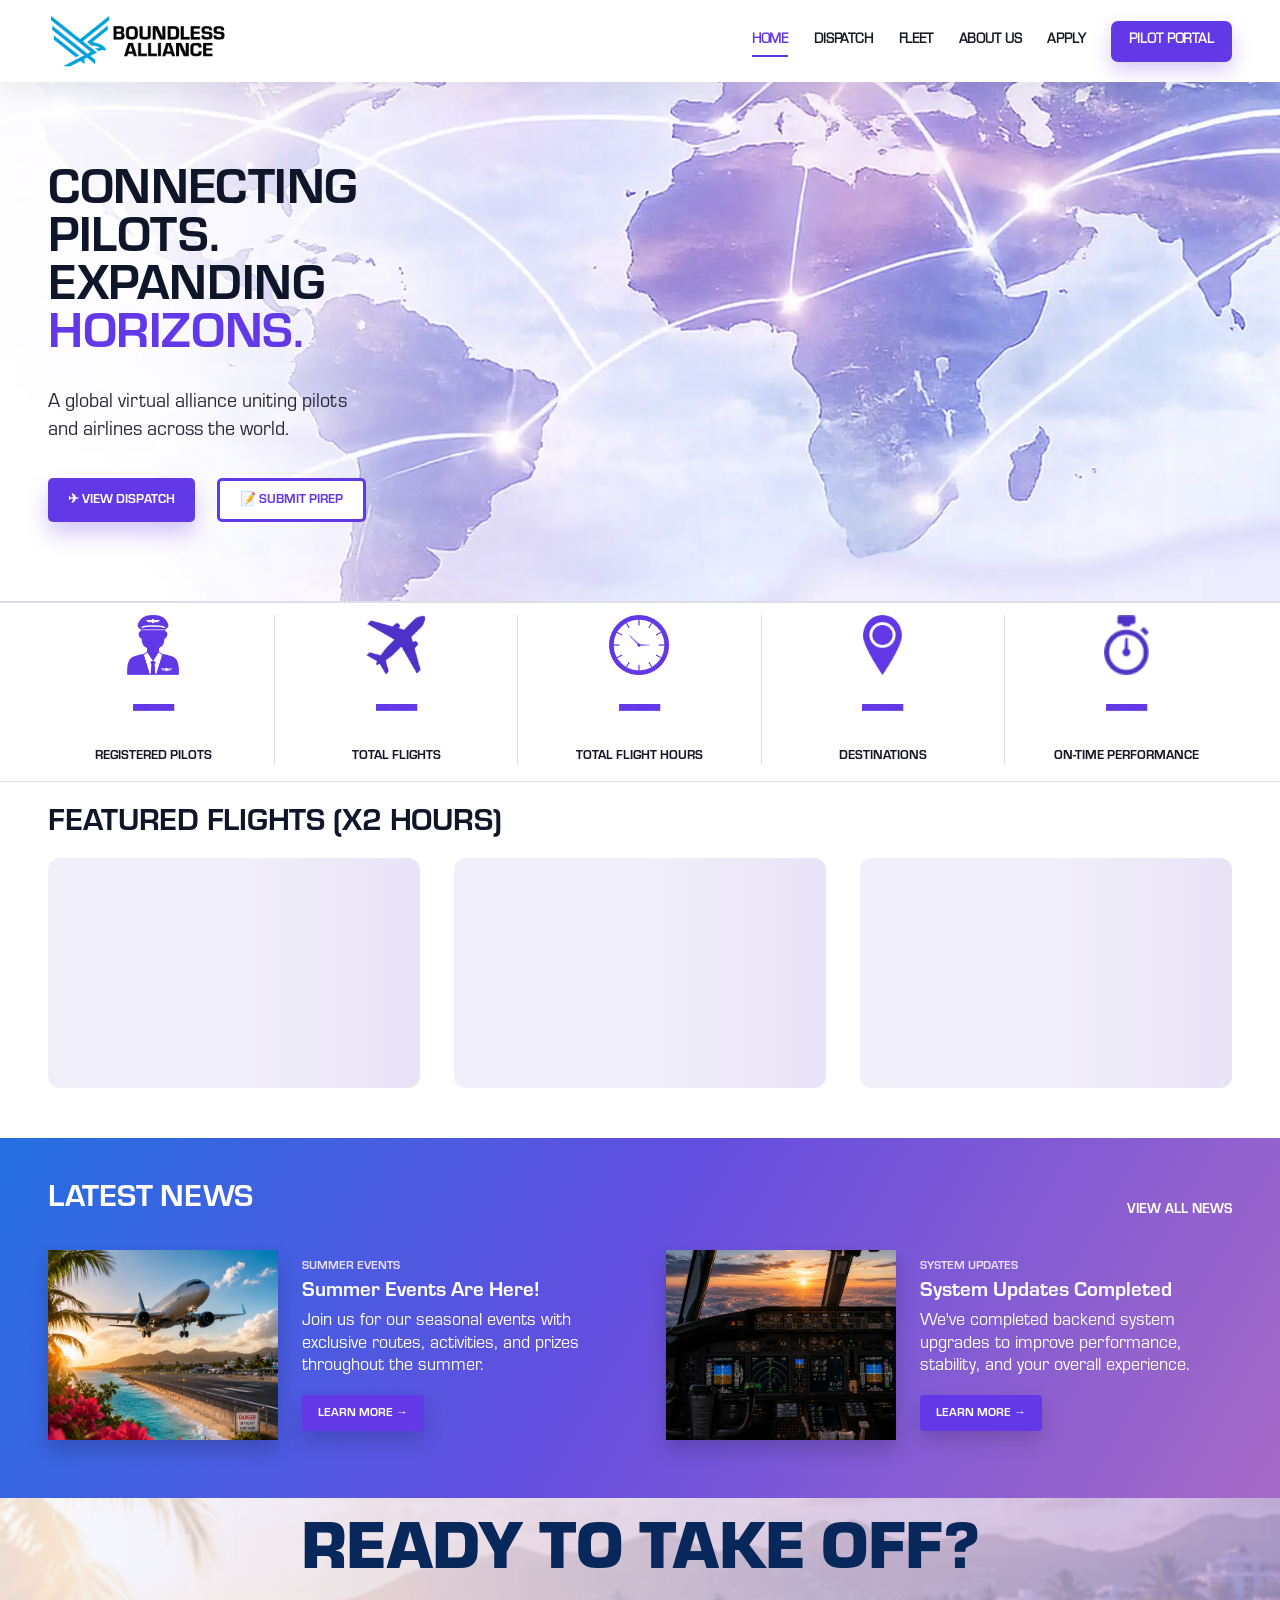
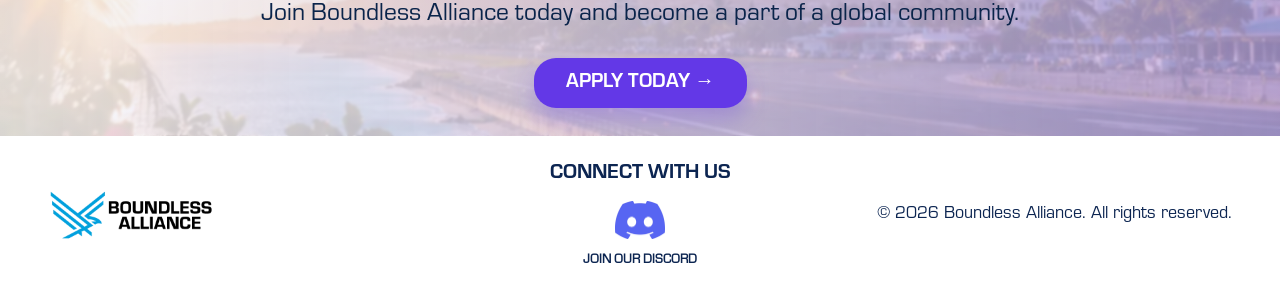
<file: pireps-cargo.html>
<!doctype html>
<html lang="en">
    <head>
        <meta charset="UTF-8" />
        <meta name="viewport" content="width=device-width, initial-scale=1.0" />
        <title>PIREPs | Boundless Alliance</title>
        <script src="auth.js"></script>
        <link rel="stylesheet" href="styles.css" />
    </head>
    <body class="pirep-page-body">
        <header class="site-header">
            <a class="brand" href="index.html">
                <img src="assets/logo.webp" alt="Boundless Alliance Logo" />
            </a>

            <nav class="main-nav" aria-label="Main navigation">
                <a class="nav-text nav-home" href="index.html">Home</a>
                <a class="nav-text nav-dispatch" href="dispatch.html">Dispatch</a>
                <a class="nav-text nav-fleet" href="fleet.html">Fleet</a>
                <a class="nav-text nav-about" href="about.html">About Us</a>
                <a id="operationsNavLink" class="nav-text" href="operations.html">Operations</a>
                <a class="nav-text nav-pireps active" href="pireps.html">PIREPs</a>
                <a class="nav-text nav-apply" href="apply.html">Apply</a>
                <a class="nav-text nav-portal portal-btn" href="portal.html">Pilot Portal</a>
            </nav>
        </header>

        <main class="pirep-page">
            <section class="pirep-hero">
                <div class="pirep-title-block">
                    <img src="assets/pirep_clipboard.webp" alt="PIREP clipboard icon" />
                    <div>
                        <h1>PIREP</h1>
                        <h2>Pilot Report (PIREP) Submission</h2>
                        <p>Submit your PIREP to help improve safety and expectations</p>
                    </div>
                </div>

                <aside class="pirep-info-card">
                    <img src="assets/question_circle.webp" alt="Question icon" />
                    <div>
                        <h3>What is a PIREP?</h3>
                        <p>
                            A PIREP (Flight Report) provides valuable data on your previous flight, including callsign,
                            route, flight income and expenses, and times.
                        </p>
                    </div>
                </aside>
            </section>

            <section class="pirep-form-card">
                <h2>PIREP Details</h2>
                <div class="pirep-title-underline"></div>

                <div class="pirep-tabs" role="tablist" aria-label="PIREP sections">
                    <button class="pirep-tab active" type="button" data-index="1">Flight Info</button>
                    <button class="pirep-tab" type="button" data-index="2">Landing</button>
                    <button class="pirep-tab" type="button" data-index="3">Finance</button>
                    <button class="pirep-tab" type="button" data-index="4">Notes</button>
                </div>

                <form id="pirepForm" class="pirep-form">
                    <section class="pirep-pane active" data-pane="1">
                        <div class="pirep-field-grid">
                            <label
                                >Airline
                                <input id="airline" required type="text" placeholder="e.g. Southwest (SWA)" />
                            </label>
                            <label
                                >Flight Number
                                <input id="flightNumber" required type="text" placeholder="e.g. 123" />
                            </label>
                            <label
                                >Callsign
                                <input id="callsign" required type="text" placeholder="SWA123" readonly />
                            </label>
                            <label>Aircraft Type<input id="aircraftType" required type="text" placeholder="e.g. B738" /></label>

                            <label
                                >Departure Airport
                                <input
                                    id="departureAirport"
                                    required
                                    type="text"
                                    placeholder="e.g. KLAX"
                                    pattern="[A-ZA-z]{4}"
                                    title="Please enter the 4-letter ICAO airport code (e.g. KLAX)"
                                />
                            </label>

                            <label
                                >Arrival Airport
                                <input
                                  id="arrivalAirport"
                                  required
                                  type="text"
                                  placeholder="e.g. KPHX"
                                  pattern="[A-ZA-z]{4}"
                                  title="Please enter the 4-letter ICAO airport code (e.g. KPHX)"
                                />
                            </label>

                            <label>Departure Gate<input id="departureGate" required type="text" placeholder="e.g. A27" /></label>
                            <label>Arrival Gate<input id="arrivalGate" required type="text" placeholder="e.g. C12" /></label>
                            <label>Date of Flight<input id="flightDate" required type="date" /></label>

                            <label
                                >Est. Flight Time
                                <input
                                  id="estFlightTime"
                                  required
                                  type="text"
                                  placeholder="e.g. HH:MM"
                                  pattern="^([0-9]{2}):([0-5][0-9])$"
                                  title="Please use the correct format of HH:MM (e.g. 01:12 for 1 Hour and 12 Minutes)"
                                />
                            </label>

                            <label
                                >Block Time
                                <input
                                  id="blockTime"
                                  required
                                  type="text"
                                  placeholder="e.g. HH:MM"
                                  pattern="^([0-9]{2}):([0-5][0-9])$"
                                  title="Please use the correct format of HH:MM (e.g. 01:12 for 1 Hour and 12 Minutes)"
                                />
                            </label>

                            <label
                                >Flight Time
                                <input
                                  id="flightTime"
                                  required
                                  type="text"
                                  placeholder="e.g. HH:MM"
                                  pattern="^([0-9]{2}):([0-5][0-9])$"
                                  title="Please use the correct format of HH:MM (e.g. 01:12 for 1 Hour and 12 Minutes)"
                                />
                            </label>
                        </div>
                        <label class="pirep-wide-field"
                            >Route (Include Runways)<textarea
                                id="route"
                                required
                                placeholder="e.g. KLAX/24L DOTSS2 CNERY BLH HYDRR1 KPHX/26"
                            ></textarea>
                        </label>
                    </section>

                    <section class="pirep-pane" data-pane="2">
                        <div class="pirep-field-grid">
                            <label
                                >Landing Rate
                                <input
                                  id="landingRate"
                                  required
                                  type="text"
                                  placeholder="e.g. -188"
                                  pattern="^-[0-9]+$"
                                  title="Please ensure the number is negative"
                                />
                            </label>
                            <label>Ground Speed<input id="groundSpeed" required type="number" placeholder="e.g. 138" /></label>
                            <label
                              >G-Force
                              <input
                                id="gForce"
                                required
                                type="number"
                                step="0.01"
                                placeholder="e.g. 1.12" 
                              />
                            </label>
                            <label>Approach Type<input id="approachType" required type="text" placeholder="e.g. ILS" /></label>
                        </div>
                    </section>

                    <section class="pirep-pane" data-pane="3">
                        <div class="pirep-field-grid">
                            <label>
                                Cargo Weight (lbs)
                                <input
                                    id="cargoWeight"
                                    required
                                    type="number"
                                    min="1"
                                    step="1"
                                    placeholder="e.g. 48,250"
                                />
                            </label>

                            <label>
                                Cost Per Pound
                                <input
                                    id="costPerPound"
                                    required
                                    type="text"
                                    placeholder="$0.00"
                                    readonly
                                />
                            </label>

                            <label>
                                Fueling Total
                                <input
                                    id="fuelingTotal"
                                    required
                                    type="number"
                                    min="0"
                                    step="0.01"
                                    placeholder="e.g. $11,292.96"
                                />
                            </label>

                            <label>
                                Catering Total
                                <input
                                    id="cateringTotal"
                                    required
                                    type="number"
                                    min="0"
                                    step="0.01"
                                    placeholder="e.g. $442.43"
                                />
                            </label>

                            <label>
                                Handling Total
                                <input
                                    id="handlingTotal"
                                    required
                                    type="number"
                                    min="0"
                                    step="0.01"
                                    placeholder="e.g. $2,502.64"
                                />
                            </label>
                        </div>
                    </section>

                    <section class="pirep-pane" data-pane="4">
                        <div class="pirep-field-grid pirep-note-options">
                            <label
                                >Flight Anomalies
                                <select id="flightAnomaly1" required>
                                    <option value="">Select</option>
                                    <option value="None">None</option>
                                    <option value="Go Around">Go Around</option>
                                    <option value="Diversion">Diversion</option>
                                    <option value="In-Flight Emergency">In-Flight Emergency</option>
                                    <option value="Late Departure">Late Departure</option>
                                </select>
                            </label>
                            <label
                                >Flight Anomalies
                                <select id="flightAnomaly2" required>
                                    <option value="">Select</option>
                                    <option value="None">None</option>
                                    <option value="Go Around">Go Around</option>
                                    <option value="Diversion">Diversion</option>
                                    <option value="In-Flight Emergency">In-Flight Emergency</option>
                                    <option value="Late Departure">Late Departure</option>
                                </select>
                            </label>
                            <label
                                >Flight Anomalies
                                <select id="flightAnomaly3" required>
                                    <option value="">Select</option>
                                    <option value="None">None</option>
                                    <option value="Go Around">Go Around</option>
                                    <option value="Diversion">Diversion</option>
                                    <option value="In-Flight Emergency">In-Flight Emergency</option>
                                    <option value="Late Departure">Late Departure</option>
                                </select>
                            </label>
                            <label
                                >Flight Anomalies
                                <select id="flightAnomaly4" required>
                                    <option value="">Select</option>
                                    <option value="None">None</option>
                                    <option value="Go Around">Go Around</option>
                                    <option value="Diversion">Diversion</option>
                                    <option value="In-Flight Emergency">In-Flight Emergency</option>
                                    <option value="Late Departure">Late Departure</option>
                                </select>
                            </label>
                        </div>
                        <label class="pirep-wide-field"
                            >Additional Comments ("N/A" if None)<textarea
                                id="additionalComments"
                                required
                                placeholder="Add any operational notes, ATC issues, routing comments, or unusual events."
                            ></textarea>
                        </label>
                    </section>
                </form>

                <div class="pirep-actions">
                    <button type="button" id="pirepPrev" class="pirep-nav-btn previous">Previous Page</button>
                    <div class="pirep-action-right">
                        <button type="button" id="pirepNext" class="pirep-nav-btn next">Next Page</button>
                        <button type="submit" id="pirepSubmit" form="pirepForm" class="pirep-submit" disabled>
                            Submit
                        </button>
                    </div>
                </div>
            </section>
        </main>

        <footer class="site-footer">
            <img src="assets/logo.webp" alt="Boundless Alliance Logo" />
            <div class="footer-social">
                <span class="footer-heading">Connect With Us</span>
                <a href="https://discord.gg/mwQuuQKqa5" target="_blank" class="footer-discord-link">
                    <img src="assets/discord_icon.webp" class="footer-discord-icon" alt="Discord" />
                    <small class="footer-discord">Join Our Discord</small>
                </a>
            </div>
            <p class="footer-copyright">© Boundless Alliance<br />All Rights Reserved</p>
        </footer>

        <script>
            const pirepTabs = [...document.querySelectorAll(".pirep-tab")];
            const pirepPanes = [...document.querySelectorAll(".pirep-pane")];
            const prevBtn = document.getElementById("pirepPrev");
            const nextBtn = document.getElementById("pirepNext");
            const submitBtn = document.getElementById("pirepSubmit");
            const pirepForm = document.getElementById("pirepForm");
            let currentPirepTab = 0;

            function showPirepTab(index) {
                currentPirepTab = index;
                pirepTabs.forEach((tab, i) => tab.classList.toggle("active", i === index));
                pirepPanes.forEach((pane, i) => pane.classList.toggle("active", i === index));
                prevBtn.style.visibility = index === 0 ? "hidden" : "visible";
                nextBtn.style.visibility = index === pirepTabs.length - 1 ? "hidden" : "visible";
            }

            function validatePirepForm() {
                const requiredFields = [...pirepForm.querySelectorAll("[required]")];
                const ready = requiredFields.every((field) => field.value.trim() !== "");
                submitBtn.disabled = !ready;
                submitBtn.classList.toggle("ready", ready);
            }

            pirepTabs.forEach((tab, index) => tab.addEventListener("click", () => showPirepTab(index)));
            prevBtn.addEventListener("click", () => {
                if (currentPirepTab > 0) showPirepTab(currentPirepTab - 1);
            });
            nextBtn.addEventListener("click", () => {
                if (currentPirepTab < pirepTabs.length - 1) showPirepTab(currentPirepTab + 1);
            });
            pirepForm.addEventListener("input", validatePirepForm);
            pirepForm.addEventListener("change", validatePirepForm);
            const PIREP_WEB_APP_URL =
                "https://script.google.com/macros/s/AKfycbzsdeVDsh3OThkWqQG_gFnmjUYpiX3kjBQWUTYn3NNKBIpasVs26yHKij_KJZSgAcscOA/exec";

            pirepForm.addEventListener("submit", async (event) => {
                event.preventDefault();

                if (submitBtn.disabled) return;

                const getValue = (id) => document.getElementById(id)?.value.trim() || "";

                const data = {
                    action: "submitCargoPirep",

                    airline: getValue("airline"),
                    flightNumber: getValue("flightNumber"),
                    callsign: getValue("callsign"),
                    aircraftType: getValue("aircraftType"),
                    departureAirport: getValue("departureAirport"),
                    arrivalAirport: getValue("arrivalAirport"),
                    departureGate: getValue("departureGate"),
                    arrivalGate: getValue("arrivalGate"),
                    dateOfFlight: getValue("flightDate"),
                    estimatedFlightTime: getValue("estFlightTime"),
                    blockTime: getValue("blockTime"),
                    flightTime: getValue("flightTime"),
                    route: getValue("route"),
                    landingRate: getValue("landingRate"),
                    groundSpeed: getValue("groundSpeed"),
                    gForce: getValue("gForce"),
                    approachType: getValue("approachType"),
                    cargoWeight: getValue("cargoWeight"),
                    costPerPound: getValue("costPerPound"),
                    fuelingTotal: getValue("fuelingTotal"),
                    cateringTotal: getValue("cateringTotal"),
                    handlingTotal: getValue("handlingTotal"),
                    flightAnomaly1: getValue("flightAnomaly1"),
                    flightAnomaly2: getValue("flightAnomaly2"),
                    flightAnomaly3: getValue("flightAnomaly3"),
                    flightAnomaly4: getValue("flightAnomaly4"),
                    additionalComments: getValue("additionalComments"),

                    token: localStorage.getItem("boundlessToken")
                };

                try {
                    submitBtn.disabled = true;
                    submitBtn.textContent = "Submitting...";

                    await fetch(PIREP_WEB_APP_URL, {
                        method: "POST",
                        mode: "no-cors",
                        body: JSON.stringify(data),
                    });

                    alert("Cargo PIREP Submitted Successfully!");

                    pirepForm.reset();
                } catch (error) {
                    console.error(error);

                    alert("PIREP submission failed. Please try again.");
                } finally {
                    submitBtn.disabled = false;
                    submitBtn.textContent = "Submit";
                }
            });
            showPirepTab(0);
            validatePirepForm();
        </script>
        <script>
            const airlineInput = document.getElementById("airline");
            const flightNumberInput = document.getElementById("flightNumber");
            const callsignInput = document.getElementById("callsign");

            function updateCallsign() {
                const airline = airlineInput.value.trim().toUpperCase();
                const flightNumber = flightNumberInput.value.trim();

                callsignInput.value = airline + flightNumber;
            }

            airlineInput.addEventListener("input", updateCallsign);
            flightNumberInput.addEventListener("input", updateCallsign);
        </script>
        <script>
            const cargoWeightInput = document.getElementById("cargoWeight");
            const costPerPoundInput = document.getElementById("costPerPound");

            function generateCargoCostPerPound() {
                const cargoWeight = Number(cargoWeightInput.value);

                if (!cargoWeight || cargoWeight <= 0) {
                    costPerPoundInput.value = "";
                    return;
                }

                const minimumRate = 3.0;
                const mostLikelyRate = 5.5;
                const maximumRate = 11.0;

                const randomValue = Math.random();

                const peakPosition =
                    (mostLikelyRate - minimumRate) /
                    (maximumRate - minimumRate);

                let generatedRate;

                if (randomValue < peakPosition) {
                    generatedRate =
                        minimumRate +
                        Math.sqrt(
                            randomValue *
                            (maximumRate - minimumRate) *
                            (mostLikelyRate - minimumRate)
                        );
                } else {
                    generatedRate =
                        maximumRate -
                        Math.sqrt(
                            (1 - randomValue) *
                            (maximumRate - minimumRate) *
                            (maximumRate - mostLikelyRate)
                        );
                }

                const roundedRate =
                    Math.round(generatedRate * 100) / 100;

                costPerPoundInput.value =
                    `$${roundedRate.toFixed(2)}`;

                validatePirepForm();
            }

            cargoWeightInput.addEventListener(
                "change",
                generateCargoCostPerPound
            );
            
            const airportFields = [
                document.getElementById("departureAirport"),
                document.getElementById("arrivalAirport"),
            ];

            airportFields.forEach((field) => {
                field.addEventListener("blur", () => {
                    let error = field.parentElement.querySelector(".error-message");

                    if (!field.checkValidity()) {
                        field.classList.add("field-error");

                        if (!error) {
                            error = document.createElement("div");
                            error.className = "error-message";
                            error.textContent = "Airport must be a 4-letter ICAO code.";
                            field.parentElement.appendChild(error);
                        }
                    } else {
                        field.classList.remove("field-error");

                        if (error) {
                            error.remove();
                        }
                    }
                });
            });

            const timeFields = [
                document.getElementById("estFlightTime"),
                document.getElementById("blockTime"),
                document.getElementById("flightTime"),
            ];

            timeFields.forEach((field) => {
                field.addEventListener("blur", () => {
                    let error = field.parentElement.querySelector(".error-message");

                    if (!field.checkValidity()) {
                        field.classList.add("field-error");

                        if (!error) {
                            error = document.createElement("div");
                            error.className = "error-message";
                            error.textContent = 'Ensure proper format of "HH:MM" is used.';
                            field.parentElement.appendChild(error);
                        }
                    } else {
                        field.classList.remove("field-error");

                        if (error) {
                            error.remove();
                        }
                    }
                });
            });

            const landingRateField = [document.getElementById("landingRate")];

            landingRateField.forEach((field) => {
                field.addEventListener("blur", () => {
                    let error = field.parentElement.querySelector(".error-message");

                    if (!field.checkValidity()) {
                        field.classList.add("field-error");

                        if (!error) {
                            error = document.createElement("div");
                            error.className = "error-message";
                            error.textContent = "Ensure Landing Rate is a Negative Number.";
                            field.parentElement.appendChild(error);
                        }
                    } else {
                        field.classList.remove("field-error");

                        if (error) {
                            error.remove();
                        }
                    }
                });
            });
        </script>
    </body>
</html>
</file>
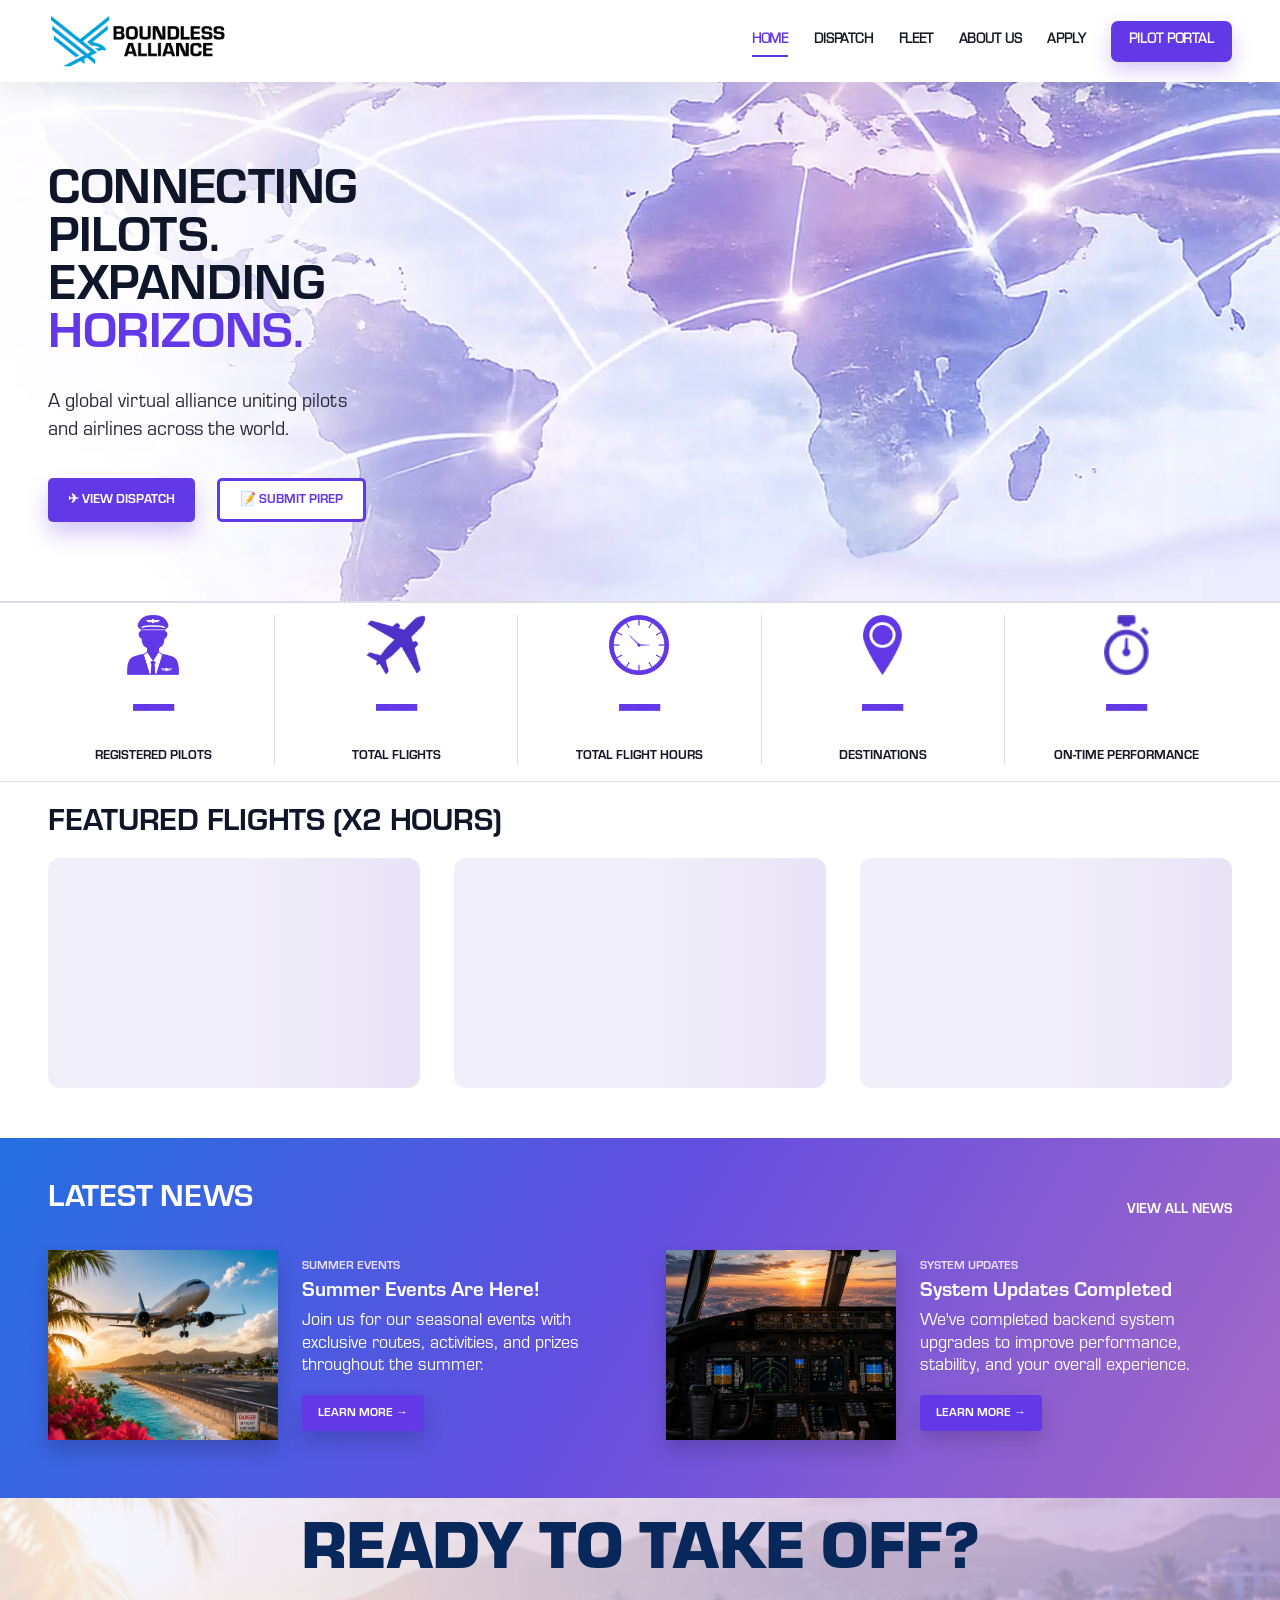
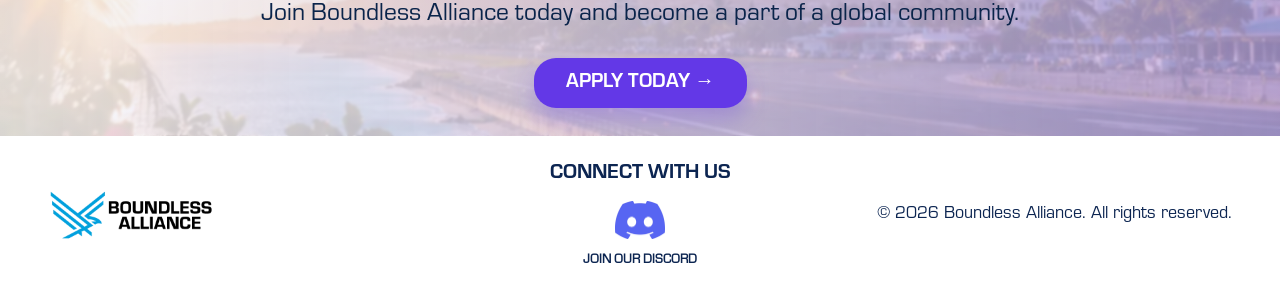
<file: pireps-pax.html>
<!doctype html>
<html lang="en">
    <head>
        <meta charset="UTF-8" />
        <meta name="viewport" content="width=device-width, initial-scale=1.0" />
        <title>PIREPs | Boundless Alliance</title>
        <script src="auth.js"></script>
        <link rel="stylesheet" href="styles.css" />
    </head>
    <body class="pirep-page-body">
        <header class="site-header">
            <a class="brand" href="index.html">
                <img src="assets/logo.webp" alt="Boundless Alliance Logo" />
            </a>

            <nav class="main-nav" aria-label="Main navigation">
                <a class="nav-text nav-home" href="index.html">Home</a>
                <a class="nav-text nav-dispatch" href="dispatch.html">Dispatch</a>
                <a class="nav-text nav-fleet" href="fleet.html">Fleet</a>
                <a class="nav-text nav-about" href="about.html">About Us</a>
                <a id="operationsNavLink" class="nav-text" href="operations.html">Operations</a>
                <a class="nav-text nav-pireps active" href="pireps.html">PIREPs</a>
                <a class="nav-text nav-apply" href="apply.html">Apply</a>
                <a class="nav-text nav-portal portal-btn" href="portal.html">Pilot Portal</a>
            </nav>
        </header>

        <main class="pirep-page">
            <section class="pirep-hero">
                <div class="pirep-title-block">
                    <img src="assets/pirep_clipboard.webp" alt="PIREP clipboard icon" />
                    <div>
                        <h1>PIREP</h1>
                        <h2>Pilot Report (PIREP) Submission</h2>
                        <p>Submit your PIREP to help improve safety and expectations</p>
                    </div>
                </div>

                <aside class="pirep-info-card">
                    <img src="assets/question_circle.webp" alt="Question icon" />
                    <div>
                        <h3>What is a PIREP?</h3>
                        <p>
                            A PIREP (Flight Report) provides valuable data on your previous flight, including callsign,
                            route, flight income and expenses, and times.
                        </p>
                    </div>
                </aside>
            </section>

            <section class="pirep-form-card">
                <h2>PIREP Details</h2>
                <div class="pirep-title-underline"></div>

                <div class="pirep-tabs" role="tablist" aria-label="PIREP sections">
                    <button class="pirep-tab active" type="button" data-index="1">Flight Info</button>
                    <button class="pirep-tab" type="button" data-index="2">Landing</button>
                    <button class="pirep-tab" type="button" data-index="3">Finance</button>
                    <button class="pirep-tab" type="button" data-index="4">Notes</button>
                </div>

                <form id="pirepForm" class="pirep-form">
                    <section class="pirep-pane active" data-pane="1">
                        <div class="pirep-field-grid">
                            <label
                                >Airline
                                <input id="airline" required type="text" placeholder="e.g. Southwest (SWA)" />
                            </label>
                            <label
                                >Flight Number
                                <input id="flightNumber" required type="text" placeholder="e.g. 123" />
                            </label>
                            <label
                                >Callsign
                                <input id="callsign" required type="text" placeholder="SWA123" readonly />
                            </label>
                            <label>Aircraft Type<input id="aircraftType" required type="text" placeholder="e.g. B738" /></label>

                            <label
                                >Departure Airport
                                <input
                                    id="departureAirport"
                                    required
                                    type="text"
                                    placeholder="e.g. KLAX"
                                    pattern="[A-ZA-z]{4}"
                                    title="Please enter the 4-letter ICAO airport code (e.g. KLAX)"
                                />
                            </label>

                            <label
                                >Arrival Airport
                                <input
                                  id="arrivalAirport"
                                  required
                                  type="text"
                                  placeholder="e.g. KPHX"
                                  pattern="[A-ZA-z]{4}"
                                  title="Please enter the 4-letter ICAO airport code (e.g. KPHX)"
                                />
                            </label>

                            <label>Departure Gate<input id="departureGate" required type="text" placeholder="e.g. A27" /></label>
                            <label>Arrival Gate<input id="arrivalGate" required type="text" placeholder="e.g. C12" /></label>
                            <label>Date of Flight<input id="flightDate" required type="date" /></label>

                            <label
                                >Est. Flight Time
                                <input
                                  id="estFlightTime"
                                  required
                                  type="text"
                                  placeholder="e.g. HH:MM"
                                  pattern="^([0-9]{2}):([0-5][0-9])$"
                                  title="Please use the correct format of HH:MM (e.g. 01:12 for 1 Hour and 12 Minutes)"
                                />
                            </label>

                            <label
                                >Block Time
                                <input
                                  id="blockTime"
                                  required
                                  type="text"
                                  placeholder="e.g. HH:MM"
                                  pattern="^([0-9]{2}):([0-5][0-9])$"
                                  title="Please use the correct format of HH:MM (e.g. 01:12 for 1 Hour and 12 Minutes)"
                                />
                            </label>

                            <label
                                >Flight Time
                                <input
                                  id="flightTime"
                                  required
                                  type="text"
                                  placeholder="e.g. HH:MM"
                                  pattern="^([0-9]{2}):([0-5][0-9])$"
                                  title="Please use the correct format of HH:MM (e.g. 01:12 for 1 Hour and 12 Minutes)"
                                />
                            </label>
                        </div>
                        <label class="pirep-wide-field"
                            >Route (Include Runways)<textarea
                                id="route"
                                required
                                placeholder="e.g. KLAX/24L DOTSS2 CNERY BLH HYDRR1 KPHX/26"
                            ></textarea>
                        </label>
                    </section>

                    <section class="pirep-pane" data-pane="2">
                        <div class="pirep-field-grid">
                            <label
                                >Landing Rate
                                <input
                                  id="landingRate"
                                  required
                                  type="text"
                                  placeholder="e.g. -188"
                                  pattern="^-[0-9]+$"
                                  title="Please ensure the number is negative"
                                />
                            </label>
                            <label>Ground Speed<input id="groundSpeed" required type="number" placeholder="e.g. 138" /></label>
                            <label
                              >G-Force
                              <input
                                id="gForce"
                                required
                                type="number"
                                step="0.01"
                                placeholder="e.g. 1.12" 
                              />
                            </label>
                            <label>Approach Type<input id="approachType" required type="text" placeholder="e.g. ILS" /></label>
                        </div>
                    </section>

                    <section class="pirep-pane" data-pane="3">
                        <div class="pirep-field-grid">
                            <label>
                                Passengers
                                <input
                                    id="passengers"
                                    required
                                    type="number"
                                    min="0"
                                    step="1"
                                    placeholder="e.g. 148"
                                />
                            </label>

                            <label>
                                Ticket Price
                                <input
                                    id="ticketPrice"
                                    required
                                    type="text"
                                    placeholder="$0"
                                    readonly
                                />
                            </label>

                            <label>
                                Fueling Total
                                <input
                                    id="fuelingTotal"
                                    required
                                    type="number"
                                    min="0"
                                    step="0.01"
                                    placeholder="e.g. $11,292.96"
                                />
                            </label>

                            <label>
                                Catering Total
                                <input
                                    id="cateringTotal"
                                    required
                                    type="number"
                                    min="0"
                                    step="0.01"
                                    placeholder="e.g. $442.43"
                                />
                            </label>

                            <label>
                                Handling Total
                                <input
                                    id="handlingTotal"
                                    required
                                    type="number"
                                    min="0"
                                    step="0.01"
                                    placeholder="e.g. $2,502.64"
                                />
                            </label>
                        </div>
                    </section>

                    <section class="pirep-pane" data-pane="4">
                        <div class="pirep-field-grid pirep-note-options">
                            <label
                                >Flight Anomalies
                                <select id="flightAnomaly1" required>
                                    <option value="">Select</option>
                                    <option value="None">None</option>
                                    <option value="Go Around">Go Around</option>
                                    <option value="Diversion">Diversion</option>
                                    <option value="In-Flight Emergency">In-Flight Emergency</option>
                                    <option value="Late Departure">Late Departure</option>
                                </select>
                            </label>
                            <label
                                >Flight Anomalies
                                <select id="flightAnomaly2" required>
                                    <option value="">Select</option>
                                    <option value="None">None</option>
                                    <option value="Go Around">Go Around</option>
                                    <option value="Diversion">Diversion</option>
                                    <option value="In-Flight Emergency">In-Flight Emergency</option>
                                    <option value="Late Departure">Late Departure</option>
                                </select>
                            </label>
                            <label
                                >Flight Anomalies
                                <select id="flightAnomaly3" required>
                                    <option value="">Select</option>
                                    <option value="None">None</option>
                                    <option value="Go Around">Go Around</option>
                                    <option value="Diversion">Diversion</option>
                                    <option value="In-Flight Emergency">In-Flight Emergency</option>
                                    <option value="Late Departure">Late Departure</option>
                                </select>
                            </label>
                            <label
                                >Flight Anomalies
                                <select id="flightAnomaly4" required>
                                    <option value="">Select</option>
                                    <option value="None">None</option>
                                    <option value="Go Around">Go Around</option>
                                    <option value="Diversion">Diversion</option>
                                    <option value="In-Flight Emergency">In-Flight Emergency</option>
                                    <option value="Late Departure">Late Departure</option>
                                </select>
                            </label>
                        </div>
                        <label class="pirep-wide-field"
                            >Additional Comments ("N/A" if None)<textarea
                                id="additionalComments"
                                required
                                placeholder="Add any operational notes, ATC issues, routing comments, or unusual events."
                            ></textarea>
                        </label>
                    </section>
                </form>

                <div class="pirep-actions">
                    <button type="button" id="pirepPrev" class="pirep-nav-btn previous">Previous Page</button>
                    <div class="pirep-action-right">
                        <button type="button" id="pirepNext" class="pirep-nav-btn next">Next Page</button>
                        <button type="submit" id="pirepSubmit" form="pirepForm" class="pirep-submit" disabled>
                            Submit
                        </button>
                    </div>
                </div>
            </section>
        </main>

        <footer class="site-footer">
            <img src="assets/logo.webp" alt="Boundless Alliance Logo" />
            <div class="footer-social">
                <span class="footer-heading">Connect With Us</span>
                <a href="https://discord.gg/mwQuuQKqa5" target="_blank" class="footer-discord-link">
                    <img src="assets/discord_icon.webp" class="footer-discord-icon" alt="Discord" />
                    <small class="footer-discord">Join Our Discord</small>
                </a>
            </div>
            <p class="footer-copyright">© Boundless Alliance<br />All Rights Reserved</p>
        </footer>

        <script>
            const pirepTabs = [...document.querySelectorAll(".pirep-tab")];
            const pirepPanes = [...document.querySelectorAll(".pirep-pane")];
            const prevBtn = document.getElementById("pirepPrev");
            const nextBtn = document.getElementById("pirepNext");
            const submitBtn = document.getElementById("pirepSubmit");
            const pirepForm = document.getElementById("pirepForm");
            let currentPirepTab = 0;

            function showPirepTab(index) {
                currentPirepTab = index;
                pirepTabs.forEach((tab, i) => tab.classList.toggle("active", i === index));
                pirepPanes.forEach((pane, i) => pane.classList.toggle("active", i === index));
                prevBtn.style.visibility = index === 0 ? "hidden" : "visible";
                nextBtn.style.visibility = index === pirepTabs.length - 1 ? "hidden" : "visible";
            }

            function validatePirepForm() {
                const requiredFields = [...pirepForm.querySelectorAll("[required]")];
                const ready = requiredFields.every((field) => field.value.trim() !== "");
                submitBtn.disabled = !ready;
                submitBtn.classList.toggle("ready", ready);
            }

            pirepTabs.forEach((tab, index) => tab.addEventListener("click", () => showPirepTab(index)));
            prevBtn.addEventListener("click", () => {
                if (currentPirepTab > 0) showPirepTab(currentPirepTab - 1);
            });
            nextBtn.addEventListener("click", () => {
                if (currentPirepTab < pirepTabs.length - 1) showPirepTab(currentPirepTab + 1);
            });
            pirepForm.addEventListener("input", validatePirepForm);
            pirepForm.addEventListener("change", validatePirepForm);
            const PIREP_WEB_APP_URL =
                "https://script.google.com/macros/s/AKfycbzsdeVDsh3OThkWqQG_gFnmjUYpiX3kjBQWUTYn3NNKBIpasVs26yHKij_KJZSgAcscOA/exec";

            pirepForm.addEventListener("submit", async (event) => {
                event.preventDefault();

                if (submitBtn.disabled) return;

                const getValue = (id) => document.getElementById(id)?.value.trim() || "";

                const data = {
                    airline: getValue("airline"),
                    flightNumber: getValue("flightNumber"),
                    callsign: getValue("callsign"),
                    aircraftType: getValue("aircraftType"),
                    departureAirport: getValue("departureAirport"),
                    arrivalAirport: getValue("arrivalAirport"),
                    departureGate: getValue("departureGate"),
                    arrivalGate: getValue("arrivalGate"),
                    dateOfFlight: getValue("flightDate"),
                    estimatedFlightTime: getValue("estFlightTime"),
                    blockTime: getValue("blockTime"),
                    flightTime: getValue("flightTime"),
                    route: getValue("route"),
                    landingRate: getValue("landingRate"),
                    groundSpeed: getValue("groundSpeed"),
                    gForce: getValue("gForce"),
                    approachType: getValue("approachType"),
                    passengers: getValue("passengers"),
                    ticketPrice: getValue("ticketPrice"),
                    fuelingTotal: getValue("fuelingTotal"),
                    cateringTotal: getValue("cateringTotal"),
                    handlingTotal: getValue("handlingTotal"),
                    flightAnomaly1: getValue("flightAnomaly1"),
                    flightAnomaly2: getValue("flightAnomaly2"),
                    flightAnomaly3: getValue("flightAnomaly3"),
                    flightAnomaly4: getValue("flightAnomaly4"),
                    additionalComments: getValue("additionalComments"),

                    token: localStorage.getItem("boundlessToken")
                };

                try {
                    submitBtn.disabled = true;
                    submitBtn.textContent = "Submitting...";

                    await fetch(PIREP_WEB_APP_URL, {
                        method: "POST",
                        mode: "no-cors",
                        body: JSON.stringify(data),
                    });

                    alert("PIREP Submitted Successfully!");

                    pirepForm.reset();
                } catch (error) {
                    console.error(error);

                    alert("PIREP submission failed. Please try again.");
                } finally {
                    submitBtn.disabled = false;
                    submitBtn.textContent = "Submit";
                }
            });
            showPirepTab(0);
            validatePirepForm();
        </script>
        <script>
            const airlineInput = document.getElementById("airline");
            const flightNumberInput = document.getElementById("flightNumber");
            const callsignInput = document.getElementById("callsign");

            function updateCallsign() {
                const airline = airlineInput.value.trim().toUpperCase();
                const flightNumber = flightNumberInput.value.trim();

                callsignInput.value = airline + flightNumber;
            }

            airlineInput.addEventListener("input", updateCallsign);
            flightNumberInput.addEventListener("input", updateCallsign);
        </script>
        <script>
            const estFlightTimeInput = document.getElementById("estFlightTime");
            const flightDateInput = document.getElementById("flightDate");
            const ticketPriceInput = document.getElementById("ticketPrice");

            function updateTicketPrice() {
                const timeValue = estFlightTimeInput.value;

                if (!timeValue.includes(":")) {
                    ticketPriceInput.value = "";
                    return;
                }

                const [year, month, dayNumber] = flightDateInput.value.split("-").map(Number);
                const date = new Date(year, month - 1, dayNumber);
                const day = date.getDay();

                console.log("Date value:", flightDateInput.value);
                console.log(date.toDateString());
                console.log(day);

                const [hours, minutes] = timeValue.split(":").map(Number);

                const totalHours = hours + minutes / 60;

                let basePrice = 100;

                if (totalHours < 1) basePrice = 100;
                else if (totalHours < 2) basePrice = 150;
                else if (totalHours < 3) basePrice = 200;
                else if (totalHours < 4) basePrice = 250;
                else if (totalHours < 5) basePrice = 300;
                else if (totalHours < 6) basePrice = 350;
                else if (totalHours < 7) basePrice = 400;
                else if (totalHours < 8) basePrice = 450;
                else if (totalHours < 9) basePrice = 500;
                else if (totalHours < 10) basePrice = 550;
                else if (totalHours < 11) basePrice = 600;
                else if (totalHours < 12) basePrice = 650;
                else basePrice = 700;

                if (!flightDateInput.value) {
                    ticketPriceInput.value = `$${basePrice}`;
                    return;
                }

                let multiplier = 1.0;

                switch (day) {
                    case 1:
                        multiplier = 1.25;
                        break; // Monday
                    case 2:
                        multiplier = 1.0;
                        break; // Tuesday
                    case 3:
                        multiplier = 1.25;
                        break; // Wednesday
                    case 4:
                        multiplier = 1.25;
                        break; // Thursday
                    case 5:
                        multiplier = 1.5;
                        break; // Friday
                    case 6:
                        multiplier = 1.0;
                        break; // Saturday
                    case 0:
                        multiplier = 1.5;
                        break; // Sunday
                }

                const finalPrice = Math.round(basePrice * multiplier);

                ticketPriceInput.value = `$${finalPrice.toLocaleString("en-US")}`;
            }

            estFlightTimeInput.addEventListener("input", updateTicketPrice);
            flightDateInput.addEventListener("change", updateTicketPrice);

            const airportFields = [
                document.getElementById("departureAirport"),
                document.getElementById("arrivalAirport"),
            ];

            airportFields.forEach((field) => {
                field.addEventListener("blur", () => {
                    let error = field.parentElement.querySelector(".error-message");

                    if (!field.checkValidity()) {
                        field.classList.add("field-error");

                        if (!error) {
                            error = document.createElement("div");
                            error.className = "error-message";
                            error.textContent = "Airport must be a 4-letter ICAO code.";
                            field.parentElement.appendChild(error);
                        }
                    } else {
                        field.classList.remove("field-error");

                        if (error) {
                            error.remove();
                        }
                    }
                });
            });

            const timeFields = [
                document.getElementById("estFlightTime"),
                document.getElementById("blockTime"),
                document.getElementById("flightTime"),
            ];

            timeFields.forEach((field) => {
                field.addEventListener("blur", () => {
                    let error = field.parentElement.querySelector(".error-message");

                    if (!field.checkValidity()) {
                        field.classList.add("field-error");

                        if (!error) {
                            error = document.createElement("div");
                            error.className = "error-message";
                            error.textContent = 'Ensure proper format of "HH:MM" is used.';
                            field.parentElement.appendChild(error);
                        }
                    } else {
                        field.classList.remove("field-error");

                        if (error) {
                            error.remove();
                        }
                    }
                });
            });

            const landingRateField = [document.getElementById("landingRate")];

            landingRateField.forEach((field) => {
                field.addEventListener("blur", () => {
                    let error = field.parentElement.querySelector(".error-message");

                    if (!field.checkValidity()) {
                        field.classList.add("field-error");

                        if (!error) {
                            error = document.createElement("div");
                            error.className = "error-message";
                            error.textContent = "Ensure Landing Rate is a Negative Number.";
                            field.parentElement.appendChild(error);
                        }
                    } else {
                        field.classList.remove("field-error");

                        if (error) {
                            error.remove();
                        }
                    }
                });
            });
        </script>
    </body>
</html>
</file>
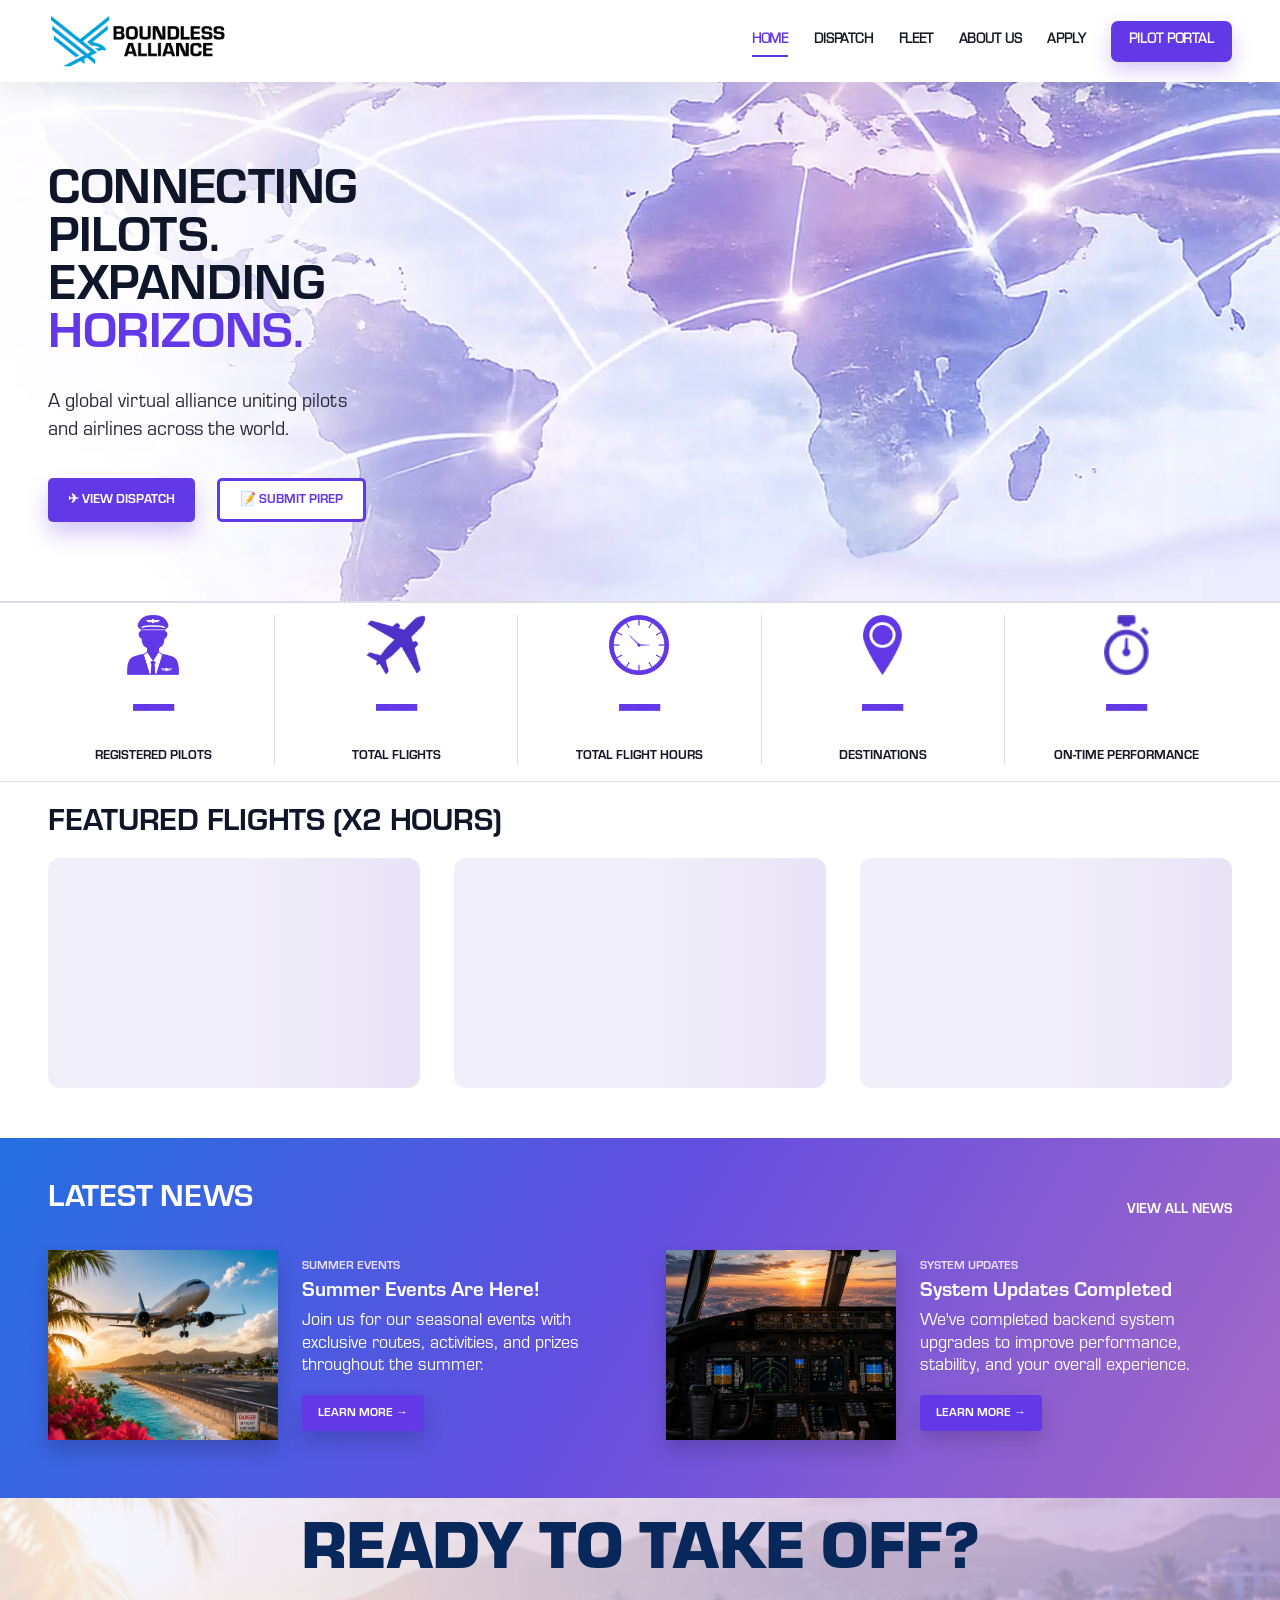
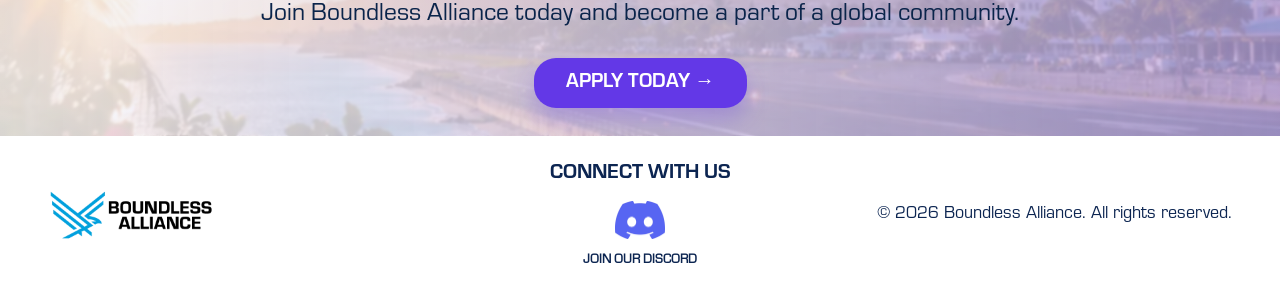
<file: pireps.html>
<!doctype html>
<html lang="en">
    <head>
        <meta charset="UTF-8" />
        <meta name="viewport" content="width=device-width, initial-scale=1.0" />
        <title>PIREPs | Boundless Alliance</title>

        <script src="auth.js"></script>
        <link rel="stylesheet" href="styles.css" />
    </head>

    <body class="pirep-page-body">
        <header class="site-header">
            <a class="brand" href="index.html">
                <img src="assets/logo.webp" alt="Boundless Alliance Logo" />
            </a>

            <nav class="main-nav" aria-label="Main navigation">
                <a class="nav-text nav-home" href="index.html">Home</a>
                <a class="nav-text nav-dispatch" href="dispatch.html">Dispatch</a>
                <a class="nav-text nav-fleet" href="fleet.html">Fleet</a>
                <a class="nav-text nav-about" href="about.html">About Us</a>
                <a id="operationsNavLink" class="nav-text" href="operations.html">Operations</a>
                <a class="nav-text nav-pireps active" href="pireps.html">PIREPs</a>
                <a class="nav-text nav-apply" href="apply.html">Apply</a>
                <a class="nav-text nav-portal portal-btn" href="portal.html">Pilot Portal</a>
            </nav>
        </header>

        <main class="pirep-page">
            <section class="pirep-hero">
                <div class="pirep-title-block">
                    <img src="assets/pirep_clipboard.webp" alt="PIREP clipboard icon" />

                    <div>
                        <h1>PIREPs</h1>
                        <h2>Choose Your Flight Type</h2>
                        <p>
                            Select whether you are submitting a passenger
                            flight or a cargo flight.
                        </p>
                    </div>
                </div>

                <aside class="pirep-info-card">
                    <img src="assets/question_circle.webp" alt="Question icon" />

                    <div>
                        <h3>Which PIREP should I use?</h3>
                        <p>
                            Use Passenger PIREP for normal airline passenger
                            operations. Use Cargo PIREP for dedicated freight
                            and cargo operations.
                        </p>
                    </div>
                </aside>
            </section>

            <section class="pirep-type-section">
                <div class="pirep-type-heading">
                    <h2>Select PIREP Type</h2>
                    <div class="pirep-title-underline"></div>
                </div>

                <div class="pirep-type-grid">
                    <article class="pirep-type-card">
                        <div class="pirep-type-icon" aria-hidden="true">
                            ✈
                        </div>

                        <h3>Passenger PIREP</h3>

                        <p>
                            Submit a standard passenger airline flight using
                            passenger count, ticket pricing, and operating
                            expenses.
                        </p>

                        <a
                            class="pirep-type-button"
                            href="pireps-pax.html"
                        >
                            Submit Passenger PIREP
                        </a>
                    </article>

                    <article class="pirep-type-card">
                        <div class="pirep-type-icon" aria-hidden="true">
                            📦
                        </div>

                        <h3>Cargo PIREP</h3>

                        <p>
                            Submit a dedicated cargo flight using cargo weight,
                            cost per pound, and operating expenses.
                        </p>

                        <a
                            class="pirep-type-button cargo"
                            href="pireps-cargo.html"
                        >
                            Submit Cargo PIREP
                        </a>
                    </article>
                </div>
            </section>
        </main>

        <footer class="site-footer">
            <img src="assets/logo.webp" alt="Boundless Alliance Logo" />

            <div class="footer-social">
                <span class="footer-heading">Connect With Us</span>

                <a
                    href="https://discord.gg/mwQuuQKqa5"
                    target="_blank"
                    class="footer-discord-link"
                >
                    <img
                        src="assets/discord_icon.webp"
                        class="footer-discord-icon"
                        alt="Discord"
                    />

                    <small class="footer-discord">
                        Join Our Discord
                    </small>
                </a>
            </div>

            <p class="footer-copyright">
                © Boundless Alliance<br />
                All Rights Reserved
            </p>
        </footer>
    </body>
</html>
</file>
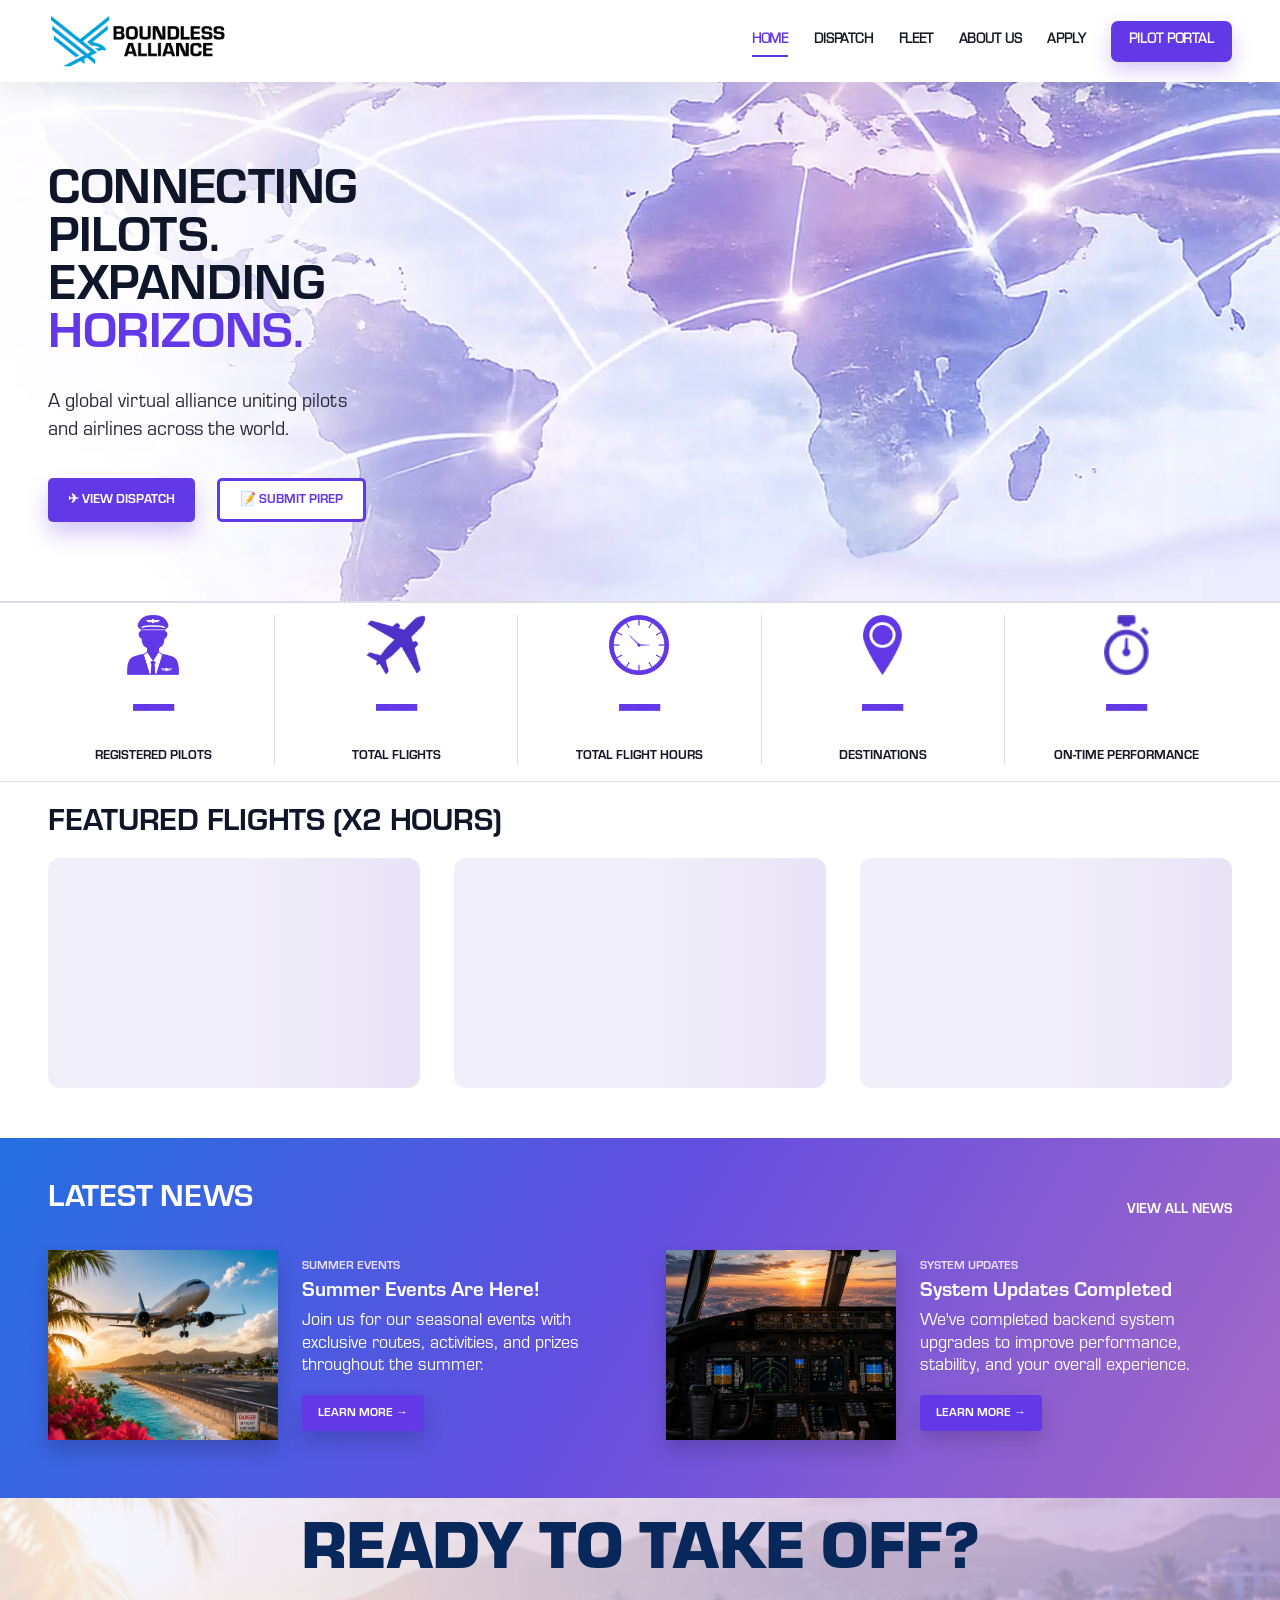
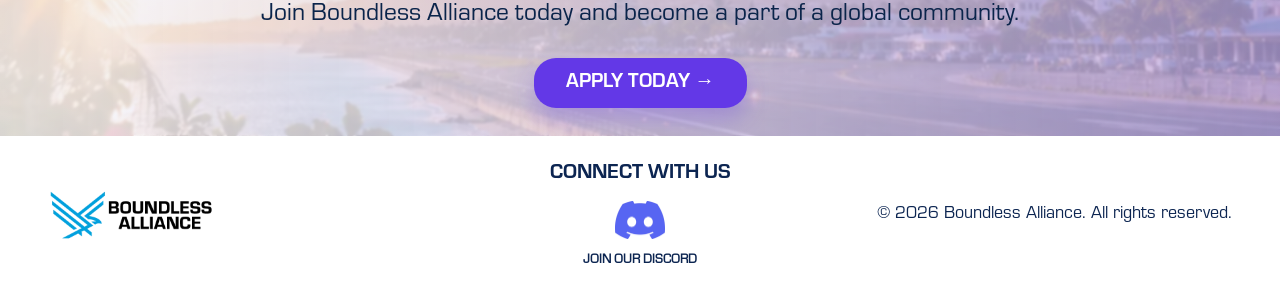
<file: portal.html>
<!DOCTYPE html>
<html lang="en">
  <head>
    <meta charset="UTF-8" />
    <meta name="viewport" content="width=device-width, initial-scale=1.0" />
    <title>Pilot Portal | Boundless Alliance</title>
    <script src="auth.js"></script>
    <link rel="stylesheet" href="styles.css" />
  </head>
  <body class="portal-body">
    <header class="site-header">
      <a class="brand" href="index.html">
        <img src="assets/logo.webp" alt="Boundless Alliance Logo" />
      </a>
      <nav class="main-nav">
        <a class="nav-text" href="index.html">Home</a>
        <a class="nav-text" href="dispatch.html">Dispatch</a>
        <a class="nav-text" href="fleet.html">Fleet</a>
        <a class="nav-text" href="about.html">About Us</a>
        <a id="operationsNavLink" class="nav-text" href="operations.html">Operations</a>
        <a class="nav-text" href="pireps.html">PIREPs</a>
        <a class="nav-text nav-apply" href="apply.html">Apply</a>
        <a class="nav-text nav-portal portal-btn active" href="portal.html">Pilot Portal</a>
      </nav>
    </header>
    <main class="portal-layout">
      <aside class="portal-sidebar">
        <button class="portal-side-link active"
          data-icon="dashboard"
          onclick="showPortalPage('dashboard')">
          <img src="assets/dashboard.webp" alt="">
          <span>Dashboard</span>
        </button>
        <button class="portal-side-link"
          data-icon="profile"
          onclick="showPortalPage('profile')">
          <img src="assets/profile_w.webp" alt="">
          <span>Profile</span>
        </button>
        <button class="portal-side-link" data-icon="clipboard_portal">
          <img src="assets/clipboard_portal.webp" alt="">
          <span>PIREPs</span>
        </button>
        <button class="portal-side-link" data-icon="achievements">
          <img src="assets/achievements.webp" alt="">
          <span>Achievements</span>
        </button>
        <button class="portal-side-link" data-icon="documents">
          <img src="assets/documents.webp" alt="">
          <span>Documents</span>
        </button>
        <button class="portal-side-link" data-icon="settings">
          <img src="assets/settings.webp" alt="">
          <span>Settings</span>
        </button>
        <button class="portal-side-link" data-icon="log_out" onclick="logout()">
          <img src="assets/log_out.webp" alt="">
          <span>Log Out</span>
        </button>
      </aside>
      <section id="profilePage" class="portal-content portal-page">
        <h1>Pilot Portal</h1>
        <p class="portal-subtitle">Manage your personal information and preferences</p>
        <section class="portal-card profile-card">
          <div class="portal-card-main">
            <h2>Profile Information</h2>
            <div class="profile-grid">
              <div>
                <small>Username</small>
                <strong id="portalUsername">Loading...</strong>
                </div>

                <div>
                <small>Pilot ID</small>
                <strong id="portalPilotId">Loading...</strong>
                </div>

                <div>
                <small>Rank</small>
                <strong id="portalRank">Loading...</strong>
                </div>

                <div>
                <small>Full Name</small>
                <strong id="portalFullName">Loading...</strong>
                </div>

                <div>
                <small>Email</small>
                <strong id="portalEmail">Loading...</strong>
                </div>

                <div>
                <small>Member Since</small>
                <strong id="portalMemberSince">Loading...</strong>
                </div>
            </div>
            <button class="btn primary profile-edit-btn" onclick="openEditProfileModal()">Edit Profile</button>
          </div>
        </section>
        <section class="portal-card preferences-card">
          <h2>Preferences</h2>
          <div class="profile-grid preferences-grid">
            <div>
              <small>Preferred Aircraft</small>
              <strong id="portalPreferredAircraft">Loading...</strong>
            </div>
            <div>
              <small>Time Zone</small>
              <strong id="portalTimeZone">Loading...</strong>
            </div>
            <div>
              <small>Email Notifications</small>
              <strong id="portalEmailNotifications">Loading...</strong>
            </div>
            <div>
              <small>Home Base</small>
              <strong id="portalHomeBase">Loading...</strong>
            </div>
          </div>
          <button class="btn secondary preferences-btn" onclick="openEditPreferencesModal()">Edit Preferences</button>
        </section>
      </section>

      <section id="dashboardPage" class="portal-content portal-page active">
        <h1 class="dashboard-title">Dashboard</h1>
        <p class="portal-subtitle">Welcome back, <span id="dashboardWelcomeName">---</span>. Here's your Pilot overview</p>

        <div class="dashboard-stat-grid">
          <article class="dashboard-stat-card">
            <img src="assets/dashboard.webp" alt="">
            <div>
              <small>Total Flights</small>
              <strong id="dashboardTotalFlights">---</strong>
              <span>All-time flights completed</span>
            </div>
          </article>

          <article class="dashboard-stat-card">
            <img src="assets/settings.webp" alt="">
            <div>
              <small>Total Flight Time</small>
              <strong id="dashboardTotalFlightTime">---</strong>
              <span>All-time flight time</span>
            </div>
          </article>

          <article class="dashboard-stat-card">
            <img src="assets/clipboard_portal.webp" alt="">
            <div>
              <small>PIREPs Submitted</small>
              <strong id="dashboardPirepsSubmitted">---</strong>
              <span>All-time PIREPs submitted</span>
            </div>
          </article>

          <article class="dashboard-stat-card">
            <img src="assets/achievements.webp" alt="">
            <div>
              <small>Achievements</small>
              <strong id="dashboardAchievements">---</strong>
              <span>Badges earned</span>
            </div>
          </article>
        </div>

        <div class="dashboard-main-grid">
          <section class="dashboard-card">
            <div class="dashboard-card-heading">
              <div class="dashboard-heading-left">
                <img class="dashboard-heading-icon" src="assets/clipboard_portal.webp" alt="PIREPs">
                <h2>Recent PIREPs</h2>
              </div>

              <a href="#">View All</a>
            </div>

            <div id="recentPirepList" class="recent-pirep-list">
              <div class="empty-pirep-state">
                <p>Loading...</p>
              </div>
            </div>

            <a class="dashboard-outline-btn" href="pireps.html">Submit New PIREP</a>
          </section>

          <section class="dashboard-card">
            <div class="dashboard-card-heading">
              <div class="dashboard-heading-left">
                <img class="dashboard-heading-icon" src="assets/clock.webp" alt="Statistics">
                <h2>Flight Time Overview</h2>
              </div>
            </div>

            <div class="fake-chart empty-chart">
              <div id="weekBar1" style="height: 2%">
                <small id="weekValue1" class="chart-value-label"></small>
                <span id="weekLabel1"></span>
              </div>

              <div id="weekBar2" style="height: 2%">
                <small id="weekValue2" class="chart-value-label"></small>
                <span id="weekLabel2"></span>
              </div>

              <div id="weekBar3" style="height: 2%">
                <small id="weekValue3" class="chart-value-label"></small>
                <span id="weekLabel3"></span>
              </div>

              <div id="weekBar4" style="height: 2%">
                <small id="weekValue4" class="chart-value-label"></small>
                <span id="weekLabel4"></span>
              </div>

              <div id="weekBar5" style="height: 2%">
                <small id="weekValue5" class="chart-value-label"></small>
                <span id="weekLabel5"></span>
              </div>
            </div>

            <button class="dashboard-outline-btn">View Detailed Statistics</button>
          </section>
        </div>
      </section>
    </main>
    <div id="editProfileModal" class="portal-modal">
      <div class="portal-modal-card">
        <button class="portal-modal-close" onclick="closeEditProfileModal()">×</button>
        <h2>Edit Profile</h2>
        <p>Update your pilot profile information.</p>
        <form id="editProfileForm" class="portal-edit-form">
          <label> Username <input id="editUsername" type="text" required />
          </label>
          <label> Full Name <input id="editFullName" type="text" />
          </label>
          <label> Email <input id="editEmail" type="email" />
          </label>
          <p id="editProfileMessage" class="portal-edit-message"></p>
          <div class="portal-modal-actions">
            <button type="button" class="btn secondary" onclick="closeEditProfileModal()">Cancel</button>
            <button type="submit" class="btn primary">Save Changes</button>
          </div>
        </form>
      </div>
    </div>
    <div id="editPreferencesModal" class="portal-modal">
      <div class="portal-modal-card">
        <button class="portal-modal-close" onclick="closeEditPreferencesModal()">×</button>
        <h2>Edit Preferences</h2>
        <p>Update your pilot preferences.</p>
        <form id="editPreferencesForm" class="portal-edit-form">
          <label> Preferred Aircraft <input id="editPreferredAircraft" type="text" readonly />
          </label>
          <label> Home Base <input id="editHomeBase" type="text" maxlength="4" placeholder="KPHX" required />
          </label>
          <label> Time Zone <select id="editTimeZone" required>
              <option value="">Select Time Zone</option>
              <option value="America/New_York">Eastern Time</option>
              <option value="America/Chicago">Central Time</option>
              <option value="America/Denver">Mountain Time</option>
              <option value="America/Phoenix">Arizona Time</option>
              <option value="America/Los_Angeles">Pacific Time</option>
              <option value="America/Anchorage">Alaska Time</option>
              <option value="Pacific/Honolulu">Hawaii Time</option>
              <option value="UTC">UTC / Zulu</option>
              <option value="Europe/London">London</option>
              <option value="Europe/Paris">Central Europe</option>
              <option value="Asia/Dubai">Dubai</option>
              <option value="Asia/Tokyo">Tokyo</option>
              <option value="Australia/Sydney">Sydney</option>
            </select>
          </label>
          <label class="switch-row"> Email Notifications <input id="editEmailNotifications" type="checkbox" />
            <span class="portal-switch"></span>
          </label>
          <p id="editPreferencesMessage" class="portal-edit-message"></p>
          <div class="portal-modal-actions">
            <button type="button" class="btn secondary" onclick="closeEditPreferencesModal()">Cancel</button>
            <button type="submit" class="btn primary">Save Changes</button>
          </div>
        </form>
      </div>
    </div>
    <script>
      function loadPortalProfile() {
        document.getElementById("portalUsername").textContent = localStorage.getItem("boundlessUsername") || "Pilot";
        document.getElementById("portalPilotId").textContent = localStorage.getItem("boundlessPilotId") || "Not Set";
        document.getElementById("portalFullName").textContent = localStorage.getItem("boundlessFullName") || "Not Set";
        document.getElementById("portalRank").textContent = localStorage.getItem("boundlessRank") || "Cadet";
        document.getElementById("portalEmail").textContent = localStorage.getItem("boundlessEmail") || "Not Set";
        document.getElementById("portalMemberSince").textContent = localStorage.getItem("boundlessCreatedAt") || "Not Set";
        document.getElementById("portalPreferredAircraft").textContent = localStorage.getItem("boundlessPreferredAircraft") || "Not Set";
        document.getElementById("portalHomeBase").textContent = localStorage.getItem("boundlessHomeBase") || "Not Set";
        document.getElementById("portalTimeZone").textContent = localStorage.getItem("boundlessTimeZone") || "Not Set";
        document.getElementById("portalEmailNotifications").textContent = localStorage.getItem("boundlessEmailNotifications") || "Disabled";

        document.getElementById("dashboardWelcomeName").textContent =
          localStorage.getItem("boundlessFullName") ||
          localStorage.getItem("boundlessUsername") ||
          "Pilot";

        loadWeeklyFlightChart();
        loadPilotStats();
        loadRecentPireps();
      }
      document.addEventListener("boundlessAuthReady", loadPortalProfile);

      async function loadPilotStats() {
        const token = localStorage.getItem("boundlessToken");

        if (!token) {
          return;
        }

        try {
          const response = await fetch(APPS_SCRIPT_URL, {
            method: "POST",
            body: JSON.stringify({
              action: "getPilotStats",
              token: token
            })
          });

          const result = await response.json();

          if (!result.success) {
            console.error(result.message);
            return;
          }

          document.getElementById("dashboardTotalFlights").textContent =
            result.totalFlights || 0;

          document.getElementById("dashboardTotalFlightTime").textContent =
            result.totalFlightTime || "0h 0m";

          document.getElementById("dashboardPirepsSubmitted").textContent =
            result.pirepsSubmitted || 0;

          document.getElementById("dashboardAchievements").textContent =
            result.achievements || 0;
        } catch (error) {
          console.error("Unable to load pilot stats:", error);
        }
      }
      
      async function loadWeeklyFlightChart() {
        try {
          const response = await fetch(APPS_SCRIPT_URL, {
            method: "POST",
            body: JSON.stringify({
              action: "getPilotWeeklyStats",
              token: localStorage.getItem("boundlessToken")
            })
          });

          const result = await response.json();

          if (!result.success) {
            return;
          }

          const weeks = result.weeks || [];

          const highestMinutes = Math.max(
            ...weeks.map(w => Number(w.minutes || 0)),
            1
          );

          const chartMaxMinutes = getChartMax(highestMinutes);

          weeks.forEach((week, index) => {
            const bar = document.getElementById(`weekBar${index + 1}`);

            if (!bar) return;

            const percent =
              (Number(week.minutes || 0) / chartMaxMinutes) * 100;

            bar.style.height = `${Math.max(percent, 2)}%`;
            bar.title = week.displayTime;

            const valueLabel = document.getElementById(
              `weekValue${index + 1}`
            );

            if (valueLabel) {
              valueLabel.textContent = week.displayTime;
            }

            const weekLabel = document.getElementById(
              `weekLabel${index + 1}`
            );

            if (weekLabel) {
              weekLabel.textContent = week.label;
            }
          });

        } catch (error) {
          console.error(error);
        }
      }

      function getChartMax(minutes) {
        const hours = minutes / 60;

        if (hours <= 2) return 2 * 60;
        if (hours <= 5) return 5 * 60;
        if (hours <= 10) return 10 * 60;
        if (hours <= 25) return 25 * 60;
        if (hours <= 50) return 50 * 60;

        return Math.ceil(hours / 10) * 10 * 60;
      }
      
      async function loadRecentPireps() {
        try {
          const response = await fetch(APPS_SCRIPT_URL, {
            method: "POST",
            body: JSON.stringify({
              action: "getRecentApprovedPireps",
              token: localStorage.getItem("boundlessToken")
            })
          });

          const result = await response.json();

          if (!result.success) {
            return;
          }

          const container = document.getElementById("recentPirepList");

          if (!container) return;

          if (!result.pireps || result.pireps.length === 0) {
            container.innerHTML = `
              <div class="empty-pirep-state">
                <p>No PIREPs found.</p>
              </div>
            `;
            return;
          }

          container.innerHTML = result.pireps.map(pirep => `
            <div class="recent-pirep-row">
              <div class="recent-pirep-left">
                <div class="recent-pirep-route">
                  ${pirep.departureAirport} → ${pirep.arrivalAirport}
                </div>

                <div class="recent-pirep-details">
                  ${pirep.callsign} - ${pirep.aircraftType}
                </div>
              </div>

              <div class="recent-pirep-right">
                <div class="recent-pirep-status approved">
                  APPROVED
                </div>

                <div class="recent-pirep-date">
                  ${pirep.dateOfFlight}
                </div>
              </div>
            </div>
          `).join("");

        } catch (error) {
          console.error(error);
        }
      }
      
      function logout() {
        localStorage.removeItem("boundlessToken");
        localStorage.removeItem("boundlessUsername");
        localStorage.removeItem("boundlessRole");
        window.location.href = "login.html";
      }
    </script>
    <script>

      function showPortalPage(pageName) {
        document.querySelectorAll(".portal-page").forEach(page => {
          page.classList.remove("active");
        });

        document.querySelectorAll(".portal-side-link").forEach(link => {
          link.classList.remove("active");

          const icon = link.dataset.icon;
          const img = link.querySelector("img");

          if (icon && img) {
            img.src = `assets/${icon}.webp`;
          }
        });

        const selectedPage = document.getElementById(`${pageName}Page`);
        if (selectedPage) {
          selectedPage.classList.add("active");
        }

        const selectedButton = document.querySelector(`[onclick="showPortalPage('${pageName}')"]`);
        if (selectedButton) {
          selectedButton.classList.add("active");

          const icon = selectedButton.dataset.icon;
          const img = selectedButton.querySelector("img");

          if (icon && img) {
            img.src = `assets/${icon}_w.webp`;
          }
        }

        if (pageName === "dashboard") {
          const dashboardWelcomeName = document.getElementById("dashboardWelcomeName");

          if (dashboardWelcomeName) {
            dashboardWelcomeName.textContent =
              localStorage.getItem("boundlessFullName") ||
              localStorage.getItem("boundlessUsername") ||
              "Pilot";
          }
        }
      }

      document.querySelectorAll(".portal-side-link").forEach(link => {
        const icon = link.dataset.icon;
        const img = link.querySelector("img");
        if (!icon || !img) return;
        if (link.classList.contains("active")) {
          img.src = `assets/${icon}_w.webp`;
        } else {
          img.src = `assets/${icon}.webp`;
        }
      });

      function openEditProfileModal() {
        document.getElementById("editUsername").value = localStorage.getItem("boundlessUsername") || "";
        document.getElementById("editFullName").value = localStorage.getItem("boundlessFullName") || "";
        document.getElementById("editEmail").value = localStorage.getItem("boundlessEmail") || "";
        document.getElementById("editProfileMessage").textContent = "";
        document.getElementById("editProfileModal").classList.add("open");
      }

      function closeEditProfileModal() {
        document.getElementById("editProfileModal").classList.remove("open");
      }
      document.getElementById("editProfileForm").addEventListener("submit", async function(event) {
        event.preventDefault();
        const message = document.getElementById("editProfileMessage");
        message.textContent = "Saving...";
        const token = localStorage.getItem("boundlessToken");
        const username = document.getElementById("editUsername").value.trim();
        const fullName = document.getElementById("editFullName").value.trim();
        const email = document.getElementById("editEmail").value.trim();
        try {
          const response = await fetch(APPS_SCRIPT_URL, {
            method: "POST",
            body: JSON.stringify({
              action: "updateProfile",
              token: token,
              username: username,
              fullName: fullName,
              email: email
            })
          });
          const result = await response.json();
          console.log(result);
          if (!result.success) {
            message.textContent = result.message || "Unable to update profile.";
            return;
          }
          localStorage.setItem("boundlessUsername", result.username || "");
          localStorage.setItem("boundlessFullName", result.fullName || "");
          localStorage.setItem("boundlessEmail", result.email || "");
          loadPortalProfile();
          closeEditProfileModal();
        } catch (error) {
          console.error("Profile update error:", error);
          message.textContent = "Unable to update profile.";
        }
      });

      function openEditPreferencesModal() {
        document.getElementById("editPreferredAircraft").value = localStorage.getItem("boundlessPreferredAircraft") || "Not enough flight data yet";
        document.getElementById("editHomeBase").value = localStorage.getItem("boundlessHomeBase") || "";
        document.getElementById("editTimeZone").value = localStorage.getItem("boundlessTimeZone") || "";
        document.getElementById("editEmailNotifications").checked = localStorage.getItem("boundlessEmailNotifications") === "Yes";
        document.getElementById("editPreferencesMessage").textContent = "";
        document.getElementById("editPreferencesModal").classList.add("open");
      }

      function closeEditPreferencesModal() {
        document.getElementById("editPreferencesModal").classList.remove("open");
      }
      document.getElementById("editHomeBase").addEventListener("input", function() {
        this.value = this.value.toUpperCase();
      });
      document.getElementById("editPreferencesForm").addEventListener("submit", async function(event) {
        event.preventDefault();
        const message = document.getElementById("editPreferencesMessage");
        message.textContent = "Saving...";
        const token = localStorage.getItem("boundlessToken");
        const homeBase = document.getElementById("editHomeBase").value.trim().toUpperCase();
        const timeZone = document.getElementById("editTimeZone").value;
        const emailNotifications = document.getElementById("editEmailNotifications").checked ? "Yes" : "No";
        if (!/^[A-Z]{4}$/.test(homeBase)) {
          message.textContent = "Home Base must be a 4-letter ICAO code.";
          return;
        }
        try {
          const response = await fetch(APPS_SCRIPT_URL, {
            method: "POST",
            body: JSON.stringify({
              action: "updatePreferences",
              token: token,
              homeBase: homeBase,
              timeZone: timeZone,
              emailNotifications: emailNotifications
            })
          });
          const result = await response.json();
          if (!result.success) {
            message.textContent = result.message || "Unable to update preferences.";
            return;
          }
          localStorage.setItem("boundlessHomeBase", result.homeBase || "");
          localStorage.setItem("boundlessTimeZone", result.timeZone || "");
          localStorage.setItem("boundlessEmailNotifications", result.emailNotifications || "");
          loadPortalProfile();
          closeEditPreferencesModal();
        } catch (error) {
          console.error("Preferences update error:", error);
          message.textContent = "Unable to update preferences.";
        }
      });

      function loadFlightTimeLabels() {
        const labels = [];

        const today = new Date();

        // Find current week's Sunday
        const currentSunday = new Date(today);
        currentSunday.setDate(today.getDate() - today.getDay());

        for (let i = 4; i >= 0; i--) {
          const weekStart = new Date(currentSunday);
          weekStart.setDate(currentSunday.getDate() - (i * 7));

          const weekEnd = new Date(weekStart);
          weekEnd.setDate(weekStart.getDate() + 6);

          const startMonth = weekStart.toLocaleString("en-US", {
            month: "short"
          });

          const endMonth = weekEnd.toLocaleString("en-US", {
            month: "short"
          });

          const label =
            startMonth === endMonth
              ? `${startMonth} ${weekStart.getDate()} - ${weekEnd.getDate()}`
              : `${startMonth} ${weekStart.getDate()} - ${endMonth} ${weekEnd.getDate()}`;

          labels.push(label);
        }

        document.getElementById("weekLabel1").textContent = labels[0];
        document.getElementById("weekLabel2").textContent = labels[1];
        document.getElementById("weekLabel3").textContent = labels[2];
        document.getElementById("weekLabel4").textContent = labels[3];
        document.getElementById("weekLabel5").textContent = labels[4];
      }
    </script>
  </body>
</html>
</file>
<file: styles.css>
/* =========================================================
   FONT SETUP
   ---------------------------------------------------------
   Put your .otf/.ttf files in: assets/fonts/
   Then change the filenames below if needed.

   To change a section's font, edit the --font-* variables
   inside :root below. Every major text item also has its own
   class in index.html so you can target it directly.
   ========================================================= */

@font-face {
  font-family: 'EurostileRegular';
  src: url('assets/fonts/Eurostile.otf') format('opentype');
  font-weight: normal;
  font-style: normal;
}

@font-face {
  font-family: 'EurostileBold';
  src: url('assets/fonts/Eurostile_Bold.otf') format('opentype');
  font-weight: normal;
  font-style: normal;
}

@font-face {
  font-family: 'EurostileBlack';
  src: url('assets/fonts/Eurostile_Black.otf') format('opentype');
  font-weight: normal;
  font-style: normal;
}

@font-face {
  font-family: 'EurostileMedium';
  src: url('assets/fonts/Eurostile_Medium_Italic.otf') format('opentype');
  font-weight: normal;
  font-style: normal;
}

:root {
  /* FONT CONTROLS - change these to any @font-face name above */
  --font-body: 'EurostileRegular', Arial, Helvetica, sans-serif;
  --font-nav: 'EurostileRegular', Arial, Helvetica, sans-serif;
  --font-button: 'EurostileBold', Arial, Helvetica, sans-serif;
  --font-hero-title: 'EurostileBold';
  --font-hero-subtitle: 'EurostileRegular', Arial, Helvetica, sans-serif;
  --font-stat-icon: 'EurostileRegular', Arial, Helvetica, sans-serif;
  --font-stat-number: 'EurostileBold', Impact, sans-serif;
  --font-stat-label: 'EurostileBold', Arial, Helvetica, sans-serif;
  --font-section-title: 'EurostileBold', Impact, sans-serif;
  --font-section-link: 'EurostileBold', Arial, Helvetica, sans-serif;
  --font-flight-number: 'EurostileRegular', Arial, Helvetica, sans-serif;
  --font-flight-route: 'EurostileBlack', Impact, sans-serif;
  --font-flight-details: 'EurostileRegular', Arial, Helvetica, sans-serif;
  --font-news-category: 'EurostileBold', Arial, Helvetica, sans-serif;
  --font-news-headline: 'EurostileBold', Arial, Helvetica, sans-serif;
  --font-news-body: 'EurostileRegular', Arial, Helvetica, sans-serif;
  --font-cta-title: 'EurostileBlack', Impact, sans-serif;
  --font-cta-subtitle: 'EurostileRegular', Arial, Helvetica, sans-serif;
  --font-footer: 'EurostileRegular', Arial, Helvetica, sans-serif;
  --font-footer-heading: 'EurostileBold', Arial, Helvetica, sans-serif;

  --purple: #6338e7;
  --purple-dark: #4b26d0;
  --blue: #0aa4ff;
  --navy: #071b3d;
  --ink: #101629;
  --muted: #5d6375;
  --line: #deddea;
  --white: #ffffff;
}

* { box-sizing: border-box; }
html { scroll-behavior: smooth; }
body {
  margin: 0;
  font-family: var(--font-body);
  color: var(--ink);
  background: #fff;
}

.site-header {
  position: sticky;
  top: 0;
  z-index: 20;
  height: 82px;
  display: flex;
  align-items: center;
  justify-content: space-between;
  gap: 32px;
  padding: 0 48px;
  background: rgba(255, 255, 255, 0.96);
  box-shadow: 0 8px 28px rgba(22, 26, 48, 0.08);
  backdrop-filter: blur(10px);
}

.brand img {
  width: 178px;
  display: block;
}

.main-nav {
  display: flex;
  align-items: center;
  gap: clamp(14px, 2vw, 34px);
  font-weight: 800;
  text-transform: uppercase;
  font-size: 14px;
  letter-spacing: -0.008em;
  font-family: var(--font-nav);
}


.main-nav a {
  color: #141721;
  text-decoration: none;
  white-space: nowrap;
  position: relative;
}

.main-nav a:not(.portal-btn)::after {
  content: '';
  position: absolute;
  left: 0;
  right: 0;
  bottom: -7px;
  height: 2px;
  background: var(--purple);
  transform: scaleX(0);
  transition: transform .2s ease;
}

.main-nav a:hover::after,
.main-nav a.active::after { transform: scaleX(1); }
.main-nav a.active { color: var(--purple); }

.portal-btn {
  color: white !important;
  background: var(--purple);
  padding: 12px 18px;
  border-radius: 7px;
  box-shadow: 0 9px 20px rgba(99, 56, 231, 0.25);
}

.hero {
  position: relative;
  min-height: 520px;
  display: flex;
  align-items: center;
  padding: 56px 48px 52px;
  overflow: hidden;
  background: url('assets/hero-map-bg.webp') center center / cover no-repeat;
  border-bottom: 1px solid var(--line);
}

.hero::after {
  content: '';
  position: absolute;
  inset: 0;
  background: linear-gradient(90deg, rgba(255,255,255,.38) 0%, rgba(255,255,255,.08) 35%, rgba(255,255,255,0) 100%);
  pointer-events: none;
}

.hero-map {
  display: none;
}

.hero-copy {
  position: relative;
  z-index: 1;
  width: min(420px, 95vw);
  padding-top: 6px;
}

.hero-copy h1 {
  margin: 0 0 28px;
  text-transform: uppercase;
  font-size: clamp(38px, 4vw, 62px);
  line-height: .94;
  letter-spacing: -0.008em;
  font-weight: 950;
}

.hero-copy h1 span { color: var(--purple); }
.hero-copy p {
  margin: 0 0 32px;
  max-width: 310px;
  font-size: 20px;
  line-height: 1.38;
  color: #282838;
}

.hero-actions {
  display: flex;
  gap: 22px;
  flex-wrap: wrap;
}

.btn {
  display: inline-flex;
  align-items: center;
  justify-content: center;
  gap: 9px;
  min-height: 44px;
  padding: 0 20px;
  border-radius: 5px;
  text-decoration: none;
  text-transform: uppercase;
  font-weight: 900;
  font-size: 13px;
  transition: .2s ease;
}

.btn.primary {
  background: var(--purple);
  color: white;
  box-shadow: 0 12px 22px rgba(99, 56, 231, 0.28);
}

.btn.secondary {
  color: var(--purple);
  border: 3px solid var(--purple);
  background: white;
}

.btn:hover { transform: translateY(-2px); }

.stats-bar {
  width: 100%;
  display: grid;
  grid-template-columns: repeat(5, 1fr);
  border-top: 1px solid var(--line);
  border-bottom: 1px solid var(--line);
  background: white;
  padding: 12px 32px 16px;
  position: relative;
}

.stat-card {
  position: relative;
  min-height: 120px;
  display: flex;
  flex-direction: column;
  align-items: center;
  justify-content: flex-start;
  border-right: 1px solid var(--line);
  color: var(--purple);
}
.stat-card:last-child { border-right: 0; }
.stat-icon {
  font-size: 42px;
  line-height: 1;
  margin-bottom: 6px;
}
.stat-card strong {
  display: block;
  font-size: clamp(44px, 5vw, 72px);
  line-height: .82;
  letter-spacing: -0.008em;
  font-weight: 500;
  font-family: var(--font-stat-number);
}
.stat-card span {
  margin-top: 10px;
  color: #161625;
  text-transform: uppercase;
  font-size: 13px;
  font-weight: 700;
}

.section {
  width: 100%;
  padding: 24px 48px 50px;
}

.section-heading {
  display: flex;
  align-items: end;
  justify-content: space-between;
  gap: 24px;
  margin-bottom: 14px;
}
.section-heading h2 {
  margin: 0;
  text-transform: uppercase;
  font-size: clamp(24px, 2.5vw, 36px);
  letter-spacing: -0.008em;
  color: #101629;
}
.section-heading a {
  color: var(--purple);
  text-transform: uppercase;
  text-decoration: none;
  font-weight: 900;
  font-size: 14px;
}

.flight-grid {
  width: 100%;
  display: grid;
  grid-template-columns: repeat(3, 1fr);
  gap: 34px;
}

.flight-card {
  position: relative;
  height: 270px;
  overflow: hidden;
  background: #111;
  box-shadow: 0 12px 28px rgba(16, 22, 41, .13);
}
.flight-card img {
  width: 100%;
  height: 100%;
  object-fit: cover;
  display: block;
  transition: transform .35s ease;
}
.flight-card::after {
  content: '';
  position: absolute;
  inset: 0;
  background: linear-gradient(180deg, rgba(0,0,0,0) 34%, rgba(0,0,0,.72) 100%);
}
.flight-card:hover img { transform: scale(1.04); }
.flight-info {
  position: absolute;
  z-index: 1;
  left: 20px;
  right: 20px;
  bottom: 18px;
  color: white;
  text-transform: uppercase;
  text-shadow: 0 2px 7px rgba(0,0,0,.35);
}
.flight-info small { font-weight: 900; font-size: 18px; }
.flight-info h3 {
  margin: 5px 0 2px;
  font-size: clamp(22px, 2.2vw, 34px);
  line-height: .9;
  font-weight: 950;
  letter-spacing: -0.008em;
}
.flight-info p { margin: 0; font-size: 18px; font-weight: 800; }

.news-section {
  width: 100%;
  padding: 44px 48px 58px;
  background: linear-gradient(120deg, #256fe3 0%, #644edf 48%, #a66ac6 100%);
  color: white;
}
.news-heading h2,
.news-heading a { color: white; }
.news-heading { margin-bottom: 30px; }
.news-grid {
  display: grid;
  grid-template-columns: repeat(2, 1fr);
  gap: 52px;
}
.news-card {
  display: grid;
  grid-template-columns: 230px 1fr;
  gap: 24px;
  align-items: center;
}
.news-card img {
  width: 230px;
  height: 190px;
  object-fit: cover;
  box-shadow: 0 10px 18px rgba(0,0,0,.18);
}
.news-card small {
  display: block;
  color: #e8ddff;
  text-transform: uppercase;
  font-weight: 900;
  font-size: 12px;
  margin-bottom: 8px;
}
.news-card h3 {
  margin: 0 0 7px;
  font-size: 21px;
  line-height: 1.05;
}
.news-card p {
  margin: 0 0 16px;
  max-width: 390px;
  font-size: 18px;
  line-height: 1.25;
}
.learn-btn {
  display: inline-flex;
  padding: 10px 16px;
  border-radius: 4px;
  background: var(--purple);
  color: white;
  text-decoration: none;
  font-size: 12px;
  text-transform: uppercase;
  font-weight: 900;
  box-shadow: 0 10px 20px rgba(0,0,0,.15);
}

.cta-section {
  position: relative;
  min-height: 210px;
  display: grid;
  place-items: center;
  text-align: center;
  overflow: hidden;
  background:
    linear-gradient(rgba(235,240,255,.6), rgba(235,240,255,.6)),
    url('assets/summer.webp') center 58% / cover no-repeat;
}
.cta-section::before {
  content: '';
  position: absolute;
  inset: 0;
  background: linear-gradient(90deg, rgba(255,255,255,.55), rgba(147,100,216,.35));
  backdrop-filter: blur(1px);
}
.cta-content {
  position: relative;
  z-index: 1;
  padding: 28px 20px;
}
.cta-content h2 {
  margin: 0;
  color: #08275a;
  text-transform: uppercase;
  font-size: clamp(42px, 5.4vw, 78px);
  line-height: .9;
  letter-spacing: -0.008em;
  font-weight: 950;
}
.cta-content p {
  margin: 12px 0 26px;
  color: #0a244a;
  font-size: clamp(20px, 2vw, 31px);
}
.cta-content .btn { font-size: 20px; border-radius: 22px; padding: 0 32px; min-height: 50px; }

.site-footer {
  min-height: 122px;
  display: grid;
  grid-template-columns: 1fr auto 1fr;
  align-items: center;
  gap: 20px;
  padding: 26px 48px;
  color: #0c2551;
  background: #fff;
}
.site-footer img { width: 165px; }
.footer-social {
  text-align: center;
  text-transform: uppercase;
  color: #0c2551;
}
.footer-social span { display: block; font-size: 21px; margin-bottom: 6px; }
.footer-social strong { display: block; font-size: 34px; color: var(--purple); line-height: 1; }
.footer-social small { display: block; margin-top: 6px; font-weight: 700; }
.site-footer p {
  justify-self: end;
  margin: 0;
  font-size: 18px;
  text-align: right;
}


/* =========================================================
   TEXT FONT ASSIGNMENTS
   ---------------------------------------------------------
   Every visible text type has a class and a default font.
   To change one exact item, target its specific class.
   Example:
   .stat-number-registered { font-family: 'EurostileBlack'; }
   .flight-route-southwest { font-family: 'EurostileExtendedBlack'; }
   ========================================================= */

.nav-text { font-family: var(--font-nav); }
.nav-home, .nav-dispatch, .nav-fleet, .nav-about, .nav-operations, .nav-pireps, .nav-portal { font-family: var(--font-nav); }

.hero-title { font-family: var(--font-hero-title); }
.hero-title-accent { font-family: inherit; }
.hero-subtitle { font-family: var(--font-hero-subtitle); }

.btn, .btn-dispatch, .btn-pirep, .cta-button, .learn-btn, .learn-btn-summer, .learn-btn-system { font-family: var(--font-button); }

.stat-icon, .stat-icon-registered, .stat-icon-flights, .stat-icon-hours, .stat-icon-destinations, .stat-icon-performance {
  font-family: var(--font-stat-icon);
}
.stat-number, .stat-number-registered, .stat-number-flights, .stat-number-hours, .stat-number-destinations, .stat-number-performance {
  font-family: var(--font-stat-number);
}
.stat-label, .stat-label-registered, .stat-label-flights, .stat-label-hours, .stat-label-destinations, .stat-label-performance {
  font-family: var(--font-stat-label);
}

.section-title, .featured-title, .news-title { font-family: var(--font-section-title); }
.section-link, .featured-link, .news-link { font-family: var(--font-section-link); }

.flight-number, .flight-number-southwest, .flight-number-american, .flight-number-frontier {
  font-family: var(--font-flight-number);
}
.flight-route, .flight-route-southwest, .flight-route-american, .flight-route-frontier {
  font-family: var(--font-flight-route);
}
.flight-carrier, .flight-carrier-southwest, .flight-carrier-american, .flight-carrier-frontier,
.flight-airframe, .flight-airframe-southwest, .flight-airframe-american, .flight-airframe-frontier {
  font-family: var(--font-flight-details);
}

.news-category, .news-category-summer, .news-category-system { font-family: var(--font-news-category); }
.news-headline, .news-headline-summer, .news-headline-system { font-family: var(--font-news-headline); }
.news-body, .news-body-summer, .news-body-system { font-family: var(--font-news-body); }

.cta-title { font-family: var(--font-cta-title); }
.cta-subtitle { font-family: var(--font-cta-subtitle); }

.footer-heading { font-family: var(--font-footer-heading); }
.footer-icon, .footer-discord, .footer-copyright { font-family: var(--font-footer); }

/* OPTIONAL PER-ITEM EXAMPLES - uncomment/edit if you want one item different
.stat-number-performance { font-family: 'EurostileBlack'; }
.nav-portal { font-family: 'EurostileBold'; }
.news-headline-system { font-family: 'EurostileExtendedMedium'; }
*/

@media (max-width: 1100px) {
  .site-header { padding: 0 22px; height: auto; min-height: 82px; flex-wrap: wrap; justify-content: center; padding-block: 14px; }
  .main-nav { justify-content: center; flex-wrap: wrap; }
  .hero { min-height: 560px; align-items: end; background-position: 62% center; }
  .stats-bar { grid-template-columns: repeat(2, 1fr); }
  .stat-card:nth-child(2n) { border-right: 0; }
  .flight-grid, .news-grid { grid-template-columns: 1fr; }
  .flight-card { height: 360px; }
}

@media (max-width: 700px) {
  .site-header, .hero, .section, .news-section, .site-footer { padding-left: 18px; padding-right: 18px; }
  .brand img { width: 145px; }
  .main-nav { gap: 12px; font-size: 12px; }
  .hero { min-height: 680px; padding-top: 280px; background-position: 58% top; }
  .hero::after { background: linear-gradient(180deg, rgba(255,255,255,.08) 0%, rgba(255,255,255,.98) 54%); }
  .stats-bar { grid-template-columns: 1fr; padding: 0 18px; }
  .stat-card { border-right: 0; border-bottom: 1px solid var(--line); }
  .stat-card:last-child { border-bottom: 0; }
  .section-heading { align-items: start; flex-direction: column; }
  .flight-card { height: 340px; }
  .news-card { grid-template-columns: 1fr; }
  .news-card img { width: 100%; height: 250px; }
  .site-footer { grid-template-columns: 1fr; text-align: center; }
  .site-footer img, .site-footer p { justify-self: center; text-align: center; }
}

/* =========================================================
   DISPATCH PAGE
   ========================================================= */
.dispatch-page {
  background: #ecefff;
  overflow: hidden;
}

.dispatch-hero {
  position: relative;
  min-height: 355px;
  display: flex;
  align-items: center;
  padding: 58px 48px 74px;
  background:
    linear-gradient(90deg, rgba(255,255,255,0.98) 0%, rgba(255,255,255,0.84) 29%, rgba(255,255,255,0.30) 100%),
    url('assets/hero-map-bg.webp') center center / cover no-repeat;
}

.dispatch-hero-copy {
  position: relative;
  z-index: 2;
  max-width: 590px;
}

.dispatch-title {
  margin: 0;
  font-family: var(--font-hero-title);
  font-size: clamp(62px, 7vw, 106px);
  line-height: .8;
  text-transform: uppercase;
  letter-spacing: -0.015em;
  color: var(--ink);
}

.dispatch-kicker {
  margin: 8px 0 28px;
  font-family: var(--font-section-title);
  font-size: clamp(26px, 3.1vw, 44px);
  line-height: .95;
  text-transform: uppercase;
  color: var(--purple);
  letter-spacing: -0.008em;
}

.dispatch-subtitle {
  margin: 0;
  font-family: var(--font-body);
  font-size: clamp(18px, 1.6vw, 24px);
  line-height: 1.25;
  color: #202336;
}

.dispatch-shell {
  width: min(1290px, calc(100% - 96px));
  margin: -58px auto 70px;
  padding: 72px 64px 42px;
  position: relative;
  z-index: 3;
  background: rgba(255,255,255,.96);
  border-radius: 72px;
  box-shadow: 0 22px 55px rgba(11, 18, 42, .18);
}

.dispatch-methods {
  display: grid;
  grid-template-columns: repeat(2, 1fr);
  gap: clamp(28px, 5vw, 112px);
  margin-bottom: 50px;
}

.dispatch-method {
  min-height: 260px;
  display: flex;
  flex-direction: column;
  align-items: center;
  justify-content: center;
  text-align: center;
  padding: 28px 22px;
  background: #fff;
  border: 1px solid #e6e3ef;
  border-radius: 8px;
  box-shadow: 0 9px 22px rgba(25, 28, 50, .17);
  transition: .18s ease;
}

.dispatch-method-active {
  border: 3px solid var(--purple);
  box-shadow: 0 10px 24px rgba(99, 56, 231, .15);
}

.dispatch-method:hover { transform: translateY(-4px); }

.dispatch-method img {
  width: 112px;
  height: 112px;
  object-fit: contain;
  margin-bottom: 18px;
}

.dispatch-method h3 {
  margin: 0 0 12px;
  font-family: var(--font-section-title);
  color: var(--purple);
  text-transform: uppercase;
  font-size: 24px;
  line-height: 1;
}

.dispatch-method:not(.dispatch-method-active) h3 { color: #171725; }
.dispatch-method p {
  margin: 0;
  max-width: 250px;
  font-family: var(--font-body);
  font-size: 17px;
  line-height: 1.22;
  color: #202336;
}

.dispatch-search-panel,
.dispatch-results-panel {
  background: #ecefff;
  border-radius: 28px;
  padding: 24px;
  margin-bottom: 28px;
}

.dispatch-panel-heading {
  display: flex;
  align-items: center;
  gap: 18px;
  margin-bottom: 22px;
}

.dispatch-panel-heading img {
  width: 74px;
  height: 55px;
  object-fit: contain;
}

.dispatch-panel-heading h2,
.results-heading h2 {
  margin: 0 0 7px;
  font-family: var(--font-section-title);
  color: var(--purple);
  text-transform: uppercase;
  font-size: 30px;
  line-height: 1;
}

.dispatch-panel-heading p,
.results-heading p {
  margin: 0;
  font-size: 20px;
  color: #242431;
}

.dispatch-form {
  display: grid;
  grid-template-columns: repeat(4, minmax(0, 1fr));
  gap: 24px;
  align-items: end;
}

.dispatch-form .btn {
  grid-column: 1 / -1;
  width: 265px;
}

.dispatch-form label span {
  display: block;
  margin: 0 0 8px;
  font-family: var(--font-section-link);
  font-size: 12px;
  color: #565a70;
  text-transform: uppercase;
}

.dispatch-input {
  min-height: 42px;
  display: flex;
  align-items: center;
  justify-content: space-between;
  gap: 12px;
  padding: 0 10px;
  background: #fff;
  border: 1px solid #cfcbe5;
  border-radius: 5px;
  font-size: 16px;
  color: #11182c;
}

.dispatch-input strong {
  font-size: 26px;
  line-height: 1;
  color: var(--purple);
}

.results-heading {
  display: flex;
  justify-content: space-between;
  gap: 24px;
  align-items: center;
  margin-bottom: 30px;
}

.results-heading h2 span { font-family: var(--font-body); }
.results-heading a {
  color: var(--purple);
  text-decoration: none;
  text-transform: uppercase;
  font-family: var(--font-section-link);
  font-size: 18px;
  white-space: nowrap;
}

.result-card-grid {
  display: flex;
  justify-content: center;
}

.result-card {
  width: 420px;
  max-width: 100%;
  padding: 28px;
  background: #fff;
  border-radius: 18px;
  box-shadow: 0 10px 10px rgba(25, 28, 50, .5);
  color: #101629;
  margin: 0 auto;
}

.result-card-main {
    display: flex;
    flex-direction: column;
    gap: 18px;
}

.aircraft-summary {
    text-align: center;
}

.aircraft-registration {
    font-size: 38px;
    font-weight: 800;
    color: #5f36f5;
    margin: 8px 0;
}

.aircraft-type {
    font-size: 26px;
    font-weight: 800;
    margin-bottom: 4px;
}

.aircraft-airline {
    font-size: 16px;
    color: #5f6472;
}

.aircraft-details-grid {
    display: grid;
    grid-template-columns: 1fr 1fr;
    gap: 14px;
    margin-top: 20px;
}

.aircraft-detail-box {
    background: #f6f5fb;
    border: 1px solid #e3defc;
    border-radius: 14px;
    padding: 14px;
}

.aircraft-detail-box span {
    display: block;
    font-size: 11px;
    font-weight: 800;
    text-transform: uppercase;
    color: #6b7280;
    margin-bottom: 6px;
}

.aircraft-detail-box strong {
    font-size: 17px;
    color: #101629;
}

.result-card-top {
  display: flex;
  justify-content: space-between;
  align-items: start;
  margin-bottom: 10px;
}

.result-card-top img {
  width: 58px;
  height: 45px;
  object-fit: contain;
}

.result-card-top span {
  padding: 4px 12px;
  border: 1px solid #24b833;
  border-radius: 999px;
  background: #e9ffeb;
  color: #0a9a18;
  text-transform: uppercase;
  font-family: var(--font-section-link);
  font-size: 11px;
}

.result-carrier {
  margin: 0;
  font-size: 17px;
}

.result-card h3 {
  margin: 8px 0 18px;
  color: var(--purple);
  font-family: var(--font-section-title);
  font-size: 24px;
  line-height: 1;
}

.route-pair,
.time-pair,
.result-meta {
  display: flex;
  align-items: center;
  justify-content: space-between;
  gap: 16px;
}

.route-pair strong,
.time-pair strong {
  display: block;
  font-family: var(--font-section-title);
  color: #030617;
  line-height: .92;
}

.route-pair strong { font-size: 32px; }
.time-pair strong { font-size: 30px; }
.route-pair small,
.time-pair small {
  display: block;
  margin-top: 5px;
  font-size: 14px;
}

.route-pair b {
  color: var(--purple);
  font-size: 42px;
  line-height: 1;
}

.time-pair {
  margin-top: 22px;
  padding-bottom: 18px;
  border-bottom: 1px solid #bfc0c8;
}

.result-meta {
  margin-top: 18px;
  font-size: 17px;
}

.registration {
  margin: 22px 0;
  text-align: center;
  font-size: 20px;
}

.details-btn {
  min-height: 46px;
  display: flex;
  align-items: center;
  justify-content: center;
  border: 2px solid var(--purple);
  border-radius: 7px;
  color: var(--purple);
  text-decoration: none;
  text-transform: uppercase;
  font-family: var(--font-button);
  font-size: 17px;
}

.dispatch-note {
  display: grid;
  grid-template-columns: auto 1fr auto;
  align-items: center;
  gap: 24px;
  padding: 18px 24px;
  border: 1px solid var(--purple);
  border-radius: 8px;
  background: #ecefff;
}

.note-icon {
  display: grid;
  place-items: center;
  width: 60px;
  height: 60px;
  color: var(--purple);
  font-size: 43px;
}

.dispatch-note strong {
  display: block;
  font-family: var(--font-news-headline);
  font-size: 25px;
  line-height: 1;
}

.dispatch-note p {
  margin: 5px 0 0;
  font-size: 17px;
}

.dispatch-note a {
  min-width: 230px;
  min-height: 46px;
  display: inline-flex;
  align-items: center;
  justify-content: center;
  border: 2px solid var(--purple);
  border-radius: 7px;
  color: var(--purple);
  text-decoration: none;
  text-transform: uppercase;
  font-family: var(--font-button);
  font-size: 16px;
}

@media (max-width: 1100px) {
  .dispatch-shell { width: min(900px, calc(100% - 44px)); padding: 44px 28px; border-radius: 44px; }
  .dispatch-methods, .result-card-grid { grid-template-columns: 1fr; gap: 22px; }
  .dispatch-method { min-height: 210px; }
  .dispatch-form { grid-template-columns: repeat(2, 1fr); }
  .dispatch-note { grid-template-columns: 1fr; text-align: center; }
  .note-icon { margin-inline: auto; }
  .dispatch-note a { min-width: 0; width: 100%; }
}

@media (max-width: 700px) {
  .dispatch-hero { min-height: 390px; padding: 42px 22px 86px; background-position: center; }
  .dispatch-title { font-size: 58px; }
  .dispatch-kicker { font-size: 28px; }
  .dispatch-shell { width: calc(100% - 24px); margin-top: -50px; padding: 28px 14px; border-radius: 28px; }
  .dispatch-form { grid-template-columns: 1fr; }
  .dispatch-search-panel, .dispatch-results-panel { padding: 18px; }
  .results-heading { flex-direction: column; align-items: start; }
  .route-pair strong { font-size: 27px; }
  .time-pair strong { font-size: 26px; }
}

/* INOP sticker for disabled Route Search */
.dispatch-method {
  position: relative;
  overflow: visible;
}

.dispatch-method-inop {
  opacity: .74;
  cursor: not-allowed;
}

.dispatch-method-inop:hover {
  transform: none;
}

.dispatch-method-inop::after {
  content: "";
  position: absolute;
  inset: 0;
  border-radius: 8px;
  background: rgba(255,255,255,.38);
  pointer-events: none;
}

.dispatch-method .inop-sticker {
  position: absolute;
  z-index: 5;
  width: 46%;
  height: auto;
  top: 50px;
  left: 50%;
  margin: 0;
  transform: translateX(-50%) rotate(-7deg);
  filter: drop-shadow(0 8px 8px rgba(0,0,0,.28));
  pointer-events: none;
}

.aircraft-search-form {
  display: grid;
  grid-template-columns: 1.2fr 1.2fr 1.2fr .7fr;
  gap: 24px;
  align-items: end;
}

.aircraft-search-form .btn {
  grid-column: 1 / -1;
  width: 265px;
  margin-top: 20px;
}

.aircraft-search-form input {
  width: 100%;
  min-height: 42px;
  padding: 12px;
  border: 1px solid #cfcbe5;
  border-radius: 5px;
  font: inherit;
}

.empty-result {
  grid-column: 1 / -1;
  text-align: center;
}

@media (max-width: 900px) {
  .aircraft-search-form {
    grid-template-columns: 1fr;
  }

  .dispatch-method .inop-sticker {
    width: 170px;
  }
}


/* Aircraft database search refinements */
.aircraft-search-form select:disabled {
  opacity: .55;
  cursor: not-allowed;
  background: #f2f1f7;
}

.aircraft-result-card .route-pair strong {
  font-size: 28px;
}

.aircraft-result-card .time-pair strong {
  font-size: 18px;
}

.aircraft-result-card .result-card-top img[src$="logo.webp"] {
  object-fit: contain;
  padding: 4px;
}

/* Final Aircraft Search Result Card - Option 3 layout */
.result-card-grid {
  display: flex;
  justify-content: center;
}

.aircraft-showcase-card {
  width: 720px;
  max-width: 100%;
  overflow: hidden;
  background: #fff;
  border-radius: 18px;
  box-shadow: 0 18px 40px rgba(25, 28, 50, .14);
  color: #101629;
}

.aircraft-showcase-main {
  display: grid;
  grid-template-columns: 230px 1fr;
  gap: 38px;
  align-items: center;
  padding: 34px 36px 28px;
}

.aircraft-image-stack {
  position: relative;
  width: 205px;
  height: 205px;
  margin: 0 auto;
}

.aircraft-tail-circle {
  width: 205px;
  height: 205px;
  border-radius: 50%;
  object-fit: cover;
  box-shadow: 0 16px 30px rgba(25, 28, 50, .16);
}

.aircraft-showcase-header {
  display: flex;
  align-items: center;
  justify-content: space-between;
  gap: 18px;
  margin-bottom: 22px;
}

.aircraft-showcase-header h3 {
  margin: 0;
  color: #101629;
  font-family: var(--font-section-title);
  font-size: 30px;
  line-height: 1;
}

.aircraft-status {
  padding: 7px 16px;
  border: 1px solid #24b833;
  border-radius: 999px;
  background: #effff1;
  color: #0a9a18;
  font-family: var(--font-section-link);
  font-size: 12px;
  text-transform: uppercase;
  white-space: nowrap;
}

.aircraft-detail-line {
  display: grid;
  grid-template-columns: 48px 1fr;
  gap: 20px;
  align-items: center;
  padding: 20px 0;
  border-top: 1px solid #dedfea;
}

.aircraft-detail-icon {
  color: var(--purple);
  font-size: 34px;
  line-height: 1;
}

.aircraft-detail-line small {
  display: block;
  color: #747b8c;
  font-family: var(--font-section-link);
  font-size: 13px;
  text-transform: uppercase;
  margin-bottom: 6px;
}

.aircraft-detail-line strong {
  display: block;
  color: #101629;
  font-family: var(--font-flight-route);
  font-size: 28px;
  line-height: 1;
}

.aircraft-showcase-footer {
  min-height: 74px;
  display: flex;
  align-items: center;
  justify-content: center;
  gap: 14px;
  background: linear-gradient(90deg, #f5f0ff 0%, #f8f4ff 100%);
  color: var(--purple);
  text-decoration: none;
  font-family: var(--font-button);
  font-size: 18px;
  text-transform: uppercase;
}

.aircraft-showcase-footer span {
  width: 30px;
  height: 30px;
  display: inline-flex;
  align-items: center;
  justify-content: center;
  border: 2px solid var(--purple);
  border-radius: 50%;
  font-family: var(--font-body);
  font-weight: 800;
}

@media (max-width: 760px) {
  .aircraft-showcase-main {
    grid-template-columns: 1fr;
    gap: 38px;
    padding: 30px 24px 24px;
  }

  .aircraft-showcase-header {
    flex-direction: column;
    align-items: flex-start;
  }

  .aircraft-image-stack,
  .aircraft-tail-circle {
    width: 190px;
    height: 190px;
  }
}

.footer-discord-icon {
    width: 38px;
    height: 38px;
    object-fit: contain;
    display: block;
    margin: 8px auto;
}

.info-icon-img {
    width: 36px;
    height: 36px;
    object-fit: contain;
    flex-shrink: 0;
}
/* =========================================================
   PIREP PAGE - Mockup Matching Layout
   ========================================================= */
.pirep-page-body {
  background: #ecefff;
}

.pirep-page {
  background: #ecefff;
  padding: 58px 0 72px;
}

.pirep-hero,
.pirep-form-card {
  width: min(1075px, calc(100% - 96px));
  margin-left: auto;
  margin-right: auto;
}

.pirep-hero {
  display: grid;
  grid-template-columns: 1fr 435px;
  align-items: center;
  gap: 44px;
  margin-bottom: 38px;
}

.pirep-title-block {
  display: flex;
  align-items: center;
  gap: 26px;
}

.pirep-title-block img {
  width: 100px;
  height: 100px;
  object-fit: contain;
}

.pirep-title-block h1 {
  margin: 0;
  font-family: var(--font-cta-title);
  font-size: 66px;
  line-height: .82;
  letter-spacing: -0.02em;
  color: #050509;
}

.pirep-title-block h2 {
  margin: 6px 0 10px;
  font-family: var(--font-section-title);
  font-size: 26px;
  color: #050509;
}

.pirep-title-block p {
  margin: 0;
  font-size: 13px;
  color: #252538;
}

.pirep-info-card {
  display: grid;
  grid-template-columns: 34px 1fr;
  gap: 14px;
  align-items: start;
  background: #fff;
  border-radius: 8px;
  padding: 22px 26px;
  box-shadow: 0 8px 18px rgba(16, 22, 41, .25);
}

.pirep-info-card img {
  width: 28px;
  height: 28px;
  object-fit: contain;
  margin-top: 2px;
}

.pirep-info-card h3 {
  margin: 0 0 10px;
  font-family: var(--font-section-title);
  font-size: 27px;
}

.pirep-info-card p {
  margin: 0;
  font-size: 16px;
  line-height: 1.35;
}

.pirep-form-card {
  background: #fff;
  border-radius: 7px;
  padding: 26px 24px 15px;
  box-shadow: 0 3px 15px rgba(16, 22, 41, .22);
}

.pirep-form-card > h2 {
  margin: 0;
  font-family: var(--font-section-title);
  font-size: 42px;
  line-height: 1;
  color: #050509;
}

.pirep-title-underline {
  width: 157px;
  height: 5px;
  background: var(--purple);
  border-radius: 999px;
  margin: 10px 0 22px;
}

.pirep-tabs {
  display: grid;
  grid-template-columns: repeat(8, 1fr);
  gap: 13px;
  margin-bottom: 38px;
}

.pirep-tab {
  height: 45px;
  border: 2px solid var(--purple);
  border-radius: 5px;
  background: var(--purple);
  color: #fff;
  font-family: var(--font-button);
  font-size: 16px;
  cursor: pointer;
  transition: .18s ease;
}

.pirep-tab.active {
  background: #fff;
  color: var(--purple);
  box-shadow: inset 0 0 0 1px rgba(99, 56, 231, .12);
}

.pirep-tab:hover {
  transform: translateY(-1px);
  box-shadow: 0 8px 14px rgba(99, 56, 231, .16);
}

.pirep-form {
  min-height: 150px;
}

.pirep-pane {
  display: none;
}

.pirep-pane.active {
  display: block;
}

.pirep-field-grid {
  display: grid;
  grid-template-columns: repeat(4, 1fr);
  column-gap: 40px;
  row-gap: 43px;
}

.pirep-field-grid label,
.pirep-wide-field {
  display: flex;
  flex-direction: column;
  gap: 8px;
  font-family: var(--font-section-link);
  font-size: 15px;
  color: #101010;
  letter-spacing: 0.36px;
}

.pirep-field-grid input,
.pirep-field-grid select,
.pirep-wide-field textarea,
.time-fields-row input {
  width: 100%;
  border: 2px solid #ded7ef;
  border-radius: 5px;
  background: #eee9fb;
  color: #101629;
  font-family: var(--font-body);
  font-size: 17px;
  outline: none;
  transition: .18s ease;
}

.pirep-field-grid input,
.pirep-field-grid select {
  height: 43px;
  padding: 0 14px;
}

.pirep-field-grid input::placeholder,
.pirep-wide-field textarea::placeholder {
  color: #a7a3b2;
  font-family: var(--font-section-link);
}

.pirep-field-grid input:focus,
.pirep-field-grid select:focus,
.pirep-wide-field textarea:focus {
  border-color: var(--purple);
  box-shadow: 0 0 0 3px rgba(99, 56, 231, .12);
}

.pirep-wide-field {
  margin-top: 40px;
}

.pirep-wide-field textarea {
  min-height: 170px;
  resize: vertical;
  padding: 16px;
}

.pirep-note-options {
  grid-template-columns: repeat(4, 1fr);
}

.pirep-actions {
  display: flex;
  align-items: center;
  justify-content: space-between;
  gap: 14px;
  margin-top: 20px;
}

.pirep-action-right {
  display: flex;
  gap: 12px;
  align-items: center;
}

.pirep-nav-btn,
.pirep-submit {
  min-width: 138px;
  height: 46px;
  padding: 0 16px;
  border-radius: 5px;
  font-family: var(--font-button);
  font-size: 16px;
  text-transform: uppercase;
  cursor: pointer;
  transition: .18s ease;
}

.pirep-nav-btn {
  background: #fff;
  color: var(--purple);
  border: 3px solid var(--purple);
}

.pirep-nav-btn:hover {
  background: #f5f1ff;
}

.pirep-submit {
  border: 0;
  background: #9b9b9b;
  color: #fff;
  cursor: not-allowed;
}

.pirep-submit.ready {
  background: #139700;
  cursor: pointer;
  box-shadow: 0 10px 18px rgba(19, 151, 0, .22);
}

.pirep-submit.ready:hover {
  background: #0f8300;
}

.footer-discord-link {
  color: inherit;
  text-decoration: none;
  display: inline-flex;
  flex-direction: column;
  align-items: center;
}

@media (max-width: 1100px) {
  .pirep-hero,
  .pirep-form-card {
    width: min(100% - 36px, 1075px);
  }

  .pirep-hero {
    grid-template-columns: 1fr;
  }

  .pirep-tabs {
    grid-template-columns: repeat(4, 1fr);
  }

  .pirep-field-grid {
    grid-template-columns: repeat(2, 1fr);
  }
}

@media (max-width: 650px) {
  .pirep-page {
    padding-top: 32px;
  }

  .pirep-title-block {
    align-items: flex-start;
    gap: 16px;
  }

  .pirep-title-block img {
    width: 72px;
    height: 72px;
  }

  .pirep-title-block h1 {
    font-size: 48px;
  }

  .pirep-title-block h2 {
    font-size: 20px;
  }

  .pirep-info-card {
    grid-template-columns: 1fr;
  }

  .pirep-tabs,
  .pirep-field-grid,
  .pirep-note-options {
    grid-template-columns: 1fr;
  }

  .pirep-actions {
    align-items: stretch;
    flex-direction: column;
  }

  .pirep-action-right {
    flex-direction: column;
  }

  .pirep-nav-btn,
  .pirep-submit {
    width: 100%;
  }
}

.field-error {
    border-color: #dc2626 !important;
}

.error-message {
    color: #dc2626;
    font-size: 13px;
    margin-top: 6px;
}

/* =========================================================
   OPERATIONS PAGE
   ========================================================= */
.operations-page-body {
  background: #ecefff;
}

.operations-page {
  background: #ecefff;
  padding: 58px 0 72px;
}

.operations-hero,
.operations-card {
  width: min(1075px, calc(100% - 96px));
  margin-left: auto;
  margin-right: auto;
}

.operations-hero {
  display: grid;
  grid-template-columns: 1fr 600px;
  align-items: center;
  gap: 44px;
  margin-bottom: 38px;
}

.operations-title-block {
  display: flex;
  align-items: center;
  gap: 26px;
}

.operations-title-block img {
  width: 115px;
  height: 115px;
  object-fit: contain;
}

.operations-title-block h1 {
  margin: 0;
  font-family: var(--font-cta-title);
  font-size: 66px;
  line-height: .82;
  letter-spacing: -0.02em;
  text-transform: uppercase;
  color: #050509;
}

.operations-title-block h2 {
  margin: 6px 0 10px;
  font-family: var(--font-section-title);
  font-size: 26px;
  color: #050509;
}

.operations-title-block p {
  margin: 0;
  font-size: 13px;
  color: #252538;
}

.operations-stats-card {
  display: grid;
  grid-template-columns: 260px 2px 260px;
  align-items: center;
  background: #fff;
  border-radius: 12px;
  padding: 20px 22px;
  box-shadow: 0 8px 18px rgba(16, 22, 41, .25);
  max-width: 500px;
  width: 100%;
  min-height: 135px;
  margin-left: 0px;
}

.operations-stat-block {
  display: grid;
  grid-template-columns: 48px 1fr;
  align-items: center;
  gap: 12px;
  justify-content: start;
}

.operations-stat-block > div {
    margin-left: -70px;
}

.operations-stat-block img {
  width: 46px;
  height: 46px;
  object-fit: contain;
  position: relative;
  top: -30px;
}

.operations-stat-block:last-child img {
    position: relative;
    left: -10px;
}

.operations-stat-block h3 {
  margin: 0 0 4px;
  font-family: var(--font-section-title);
  font-size: 20px;
  line-height: 1;
  color: #050509;
  text-align: center;
}

.operations-stat-block strong {
  display: block;
  font-family: var(--font-stat-number);
  font-size: 44px;
  line-height: .85;
  color: #050509;
  text-align: center;
}

.operations-stat-block span {
  display: block;
  margin-top: 6px;
  font-size: 15px;
  color: #a3a0a8;
  text-align: center;
}

.operations-stat-divider {
  width: 2px;
  height: 92px;
  background: #eee9fb;
  margin: 0 -30px;
}

.operations-card {
  background: #fff;
  border-radius: 7px;
  padding: 28px 26px 42px;
  box-shadow: 0 3px 15px rgba(16, 22, 41, .22);
}

.operations-card > h2 {
  margin: 0 0 30px;
  font-family: var(--font-section-title);
  font-size: 42px;
  line-height: 1;
  color: #050509;
}

.operations-tabs {
  display: grid;
  grid-template-columns: 135px 195px 140px 140px 155px;
  justify-content: space-around;
  gap: 22px;
  margin-bottom: 22px;
}

.operations-tab {
  height: 45px;
  border: 3px solid var(--purple);
  border-radius: 5px;
  background: #fff;
  color: var(--purple);
  font-family: var(--font-button);
  font-size: 16px;
  text-transform: uppercase;
  cursor: pointer;
  transition: .18s ease;
}

.operations-tab.active,
.operations-tab:hover {
  background: var(--purple);
  color: #fff;
  box-shadow: 0 8px 14px rgba(99, 56, 231, .16);
}

.operations-divider {
  height: 3px;
  background: #eee9fb;
  margin-bottom: 24px;
}

.operations-panel {
  display: none;
}

.operations-panel.active {
  display: block;
}

.operations-panel-header {
  display: flex;
  align-items: center;
  justify-content: space-between;
  gap: 18px;
  margin-bottom: 24px;
}

.operations-panel-header h3 {
  margin: 0;
  font-family: var(--font-section-title);
  font-size: 32px;
  color: #050509;
}

.operations-panel-header p {
  margin: 2px 0 0;
  font-size: 18px;
  color: #252538;
}

.operations-outline-btn {
  min-width: 136px;
  height: 42px;
  border: 3px solid var(--purple);
  border-radius: 5px;
  background: #fff;
  color: var(--purple);
  font-family: var(--font-button);
  font-size: 15px;
  cursor: pointer;
  transition: .18s ease;
}

.operations-outline-btn:hover {
  background: #f5f1ff;
}

.pirep-review-grid {
  display: grid;
  grid-template-columns: repeat(3, 1fr);
  gap: 70px;
  padding: 0 42px 0;
}

.ops-pirep-card {
  background: #fff;
  border-radius: 9px;
  padding: 12px 16px 17px;
  box-shadow: 0 3px 15px rgba(16, 22, 41, .28);
  border: 1px solid rgba(222, 221, 234, .8);
}

.ops-pirep-topline {
  display: flex;
  align-items: center;
  justify-content: space-between;
  gap: 12px;
}

.ops-pirep-topline h4 {
  margin: 0;
  font-family: var(--font-section-title);
  font-size: 34px;
  color: #050509;
}

.ops-pirep-topline span {
  display: inline-flex;
  align-items: center;
  justify-content: center;
  min-width: 84px;
  height: 24px;
  padding: 0 12px;
  border-radius: 999px;
  border: 3px solid #e39f00;
  background: #ffc124;
  color: #946700;
  font-family: var(--font-button);
  font-size: 14px;
  text-transform: uppercase;
}

.ops-pirep-card p {
  margin: 4px 0;
  color: #242434;
  font-size: 14px;
  line-height: 1.25;
}

.ops-pirep-card strong {
  display: block;
  margin: 13px 0 15px;
  font-family: var(--font-flight-route);
  font-size: 32px;
  line-height: 1;
  color: var(--purple);
}

.ops-pirep-card button {
  width: 100%;
  height: 45px;
  margin-top: 10px;
  border: 3px solid var(--purple);
  border-radius: 5px;
  background: #fff;
  color: var(--purple);
  font-family: var(--font-button);
  font-size: 20px;
  cursor: pointer;
  transition: .18s ease;
}

.ops-pirep-card button:hover {
  background: var(--purple);
  color: #fff;
}

.operations-placeholder-grid {
  display: grid;
  grid-template-columns: repeat(3, 1fr);
  gap: 26px;
}

.operations-tool-card {
  min-height: 140px;
  display: flex;
  align-items: center;
  justify-content: center;
  text-align: center;
  border: 2px solid #ded7ef;
  border-radius: 9px;
  background: #f8f6ff;
  color: #251c54;
  font-family: var(--font-section-title);
  font-size: 22px;
}

/* =========================================================
   OPERATIONS - ECONOMY DASHBOARD
   ========================================================= */

.economy-dashboard {
  display: grid;
  gap: 24px;
}

.economy-hero-card {
  padding: 34px 36px;
  border-radius: 14px;
  background: linear-gradient(135deg, #6338e7 0%, #4b26d0 100%);
  color: #fff;
  box-shadow: 0 14px 30px rgba(99, 56, 231, .28);
}

.economy-hero-card span {
  display: block;
  margin-bottom: 10px;
  font-family: var(--font-button);
  font-size: 15px;
  text-transform: uppercase;
  opacity: .9;
}

.economy-hero-card strong {
  display: block;
  font-family: var(--font-stat-number);
  font-size: clamp(54px, 7vw, 82px);
  line-height: .85;
}

.economy-hero-card p {
  margin: 14px 0 0;
  font-size: 20px;
}

.economy-summary-grid {
  display: grid;
  grid-template-columns: repeat(3, 1fr);
  gap: 22px;
}

.economy-stat-card,
.economy-breakdown-card {
  background: #fff;
  border: 2px solid #ded7ef;
  border-radius: 12px;
  padding: 24px;
  box-shadow: 0 8px 20px rgba(16, 22, 41, .12);
}

.economy-stat-card span {
  display: block;
  margin-bottom: 10px;
  color: #5d6375;
  font-family: var(--font-button);
  font-size: 13px;
  text-transform: uppercase;
}

.economy-stat-card strong {
  display: block;
  color: var(--purple);
  font-family: var(--font-section-title);
  font-size: 34px;
  line-height: 1;
}

.economy-breakdown-grid {
  display: grid;
  grid-template-columns: repeat(2, 1fr);
  gap: 22px;
}

.economy-breakdown-card h4 {
  margin: 0 0 18px;
  color: #050509;
  font-family: var(--font-section-title);
  font-size: 26px;
}

.economy-breakdown-row {
  display: flex;
  align-items: center;
  justify-content: space-between;
  gap: 18px;
  padding: 14px 0;
  border-top: 2px solid #eee9fb;
}

.economy-breakdown-row span {
  color: #5d6375;
  font-size: 17px;
}

.economy-breakdown-row strong {
  color: #101629;
  font-family: var(--font-button);
  font-size: 20px;
}

.economy-distribution-item {
  padding: 16px 0;
  border-top: 2px solid #eee9fb;
}

.economy-distribution-label {
  display: flex;
  justify-content: space-between;
  gap: 18px;
  margin-bottom: 10px;
}

.economy-distribution-label span {
  color: #5d6375;
  font-size: 17px;
}

.economy-distribution-label strong {
  color: #101629;
  font-family: var(--font-button);
  font-size: 20px;
}

.economy-distribution-track {
  width: 100%;
  height: 13px;
  overflow: hidden;
  border-radius: 999px;
  background: #eee9fb;
}

.economy-distribution-fill {
  width: 0%;
  height: 100%;
  border-radius: 999px;
  background: var(--purple);
  transition: width .45s ease;
}

.economy-distribution-item small {
  display: block;
  margin-top: 7px;
  color: #5d6375;
  font-family: var(--font-button);
  font-size: 13px;
  text-align: right;
}

@media (max-width: 900px) {
  .economy-summary-grid,
  .economy-breakdown-grid {
    grid-template-columns: 1fr;
  }
}

@media (max-width: 1100px) {
  .operations-hero,
  .operations-card {
    width: min(100% - 36px, 1075px);
  }

  .operations-hero {
    grid-template-columns: 1fr;
  }

  .operations-tabs {
    grid-template-columns: repeat(2, 1fr);
    justify-content: stretch;
  }

  .pirep-review-grid,
  .operations-placeholder-grid {
    grid-template-columns: 1fr;
    gap: 24px;
    padding: 0;
  }
}

@media (max-width: 650px) {
  .operations-page {
    padding-top: 32px;
  }

  .operations-title-block {
    align-items: flex-start;
    gap: 16px;
  }

  .operations-title-block img {
    width: 72px;
    height: 72px;
  }

  .operations-title-block h1 {
    font-size: 48px;
  }

  .operations-title-block h2 {
    font-size: 20px;
  }

  .operations-stats-card {
    grid-template-columns: 1fr;
    gap: 22px;
  }

  .operations-stat-divider {
    width: 100%;
    height: 3px;
    margin: 0;
  }

  .operations-tabs {
    grid-template-columns: 1fr;
  }

  .operations-panel-header {
    align-items: stretch;
    flex-direction: column;
  }

  .operations-outline-btn {
    width: 100%;
  }
  
}

.pirep-modal {
  position: fixed;
  inset: 0;
  z-index: 100;
  display: none;
  align-items: center;
  justify-content: center;
  padding: 32px;
  background: rgba(10, 10, 20, 0.58);
}

.pirep-modal.open {
  display: flex;
}

.pirep-modal-card {
  position: relative;
  width: min(1050px, 100%);
  max-height: 88vh;
  overflow-y: auto;
  background: #fff;
  border-radius: 10px;
  padding: 32px;
  box-shadow: 0 24px 60px rgba(0, 0, 0, 0.35);
}

.pirep-modal-close {
  position: absolute;
  top: 18px;
  right: 22px;
  border: none;
  background: transparent;
  font-size: 38px;
  line-height: 1;
  cursor: pointer;
}

.pirep-modal-card h2 {
  margin: 0;
  font-family: var(--font-section-title);
  font-size: 42px;
}

#modalPirepSubtitle {
  margin: 8px 0 24px;
  color: #5d6375;
}

.modal-section {
  margin-top: 28px;
  padding-top: 22px;
  border-top: 3px solid #eee9fb;
}

.modal-section h3 {
  margin: 0 0 18px;
  font-family: var(--font-section-title);
  font-size: 28px;
}

.modal-grid {
  display: grid;
  grid-template-columns: repeat(4, 1fr);
  gap: 18px;
}

.modal-grid div,
.modal-wide {
  background: #eee9fb;
  border: 2px solid #ded7ef;
  border-radius: 6px;
  padding: 12px 14px;
}

.modal-grid span,
.modal-wide span {
  display: block;
  margin-bottom: 6px;
  font-family: var(--font-section-link);
  font-size: 13px;
  color: #555;
}

.modal-grid strong,
.modal-wide strong {
  display: block;
  font-family: var(--font-body);
  font-size: 18px;
  color: #101629;
}

.modal-wide {
  margin-top: 18px;
}

.pirep-modal-actions {
  display: flex;
  justify-content: flex-end;
  gap: 14px;
  margin-top: 30px;
}

.modal-deny-btn,
.modal-approve-btn {
  min-width: 140px;
  height: 46px;
  border-radius: 5px;
  font-family: var(--font-button);
  font-size: 16px;
  cursor: pointer;
}

.modal-deny-btn {
  border: 3px solid #c82333;
  background: #fff;
  color: #c82333;
}

.modal-approve-btn {
  border: 3px solid #139700;
  background: #139700;
  color: #fff;
}

/* ================================
   PILOT PORTAL
================================ */

.portal-body {
  background: #ecefff;
  min-height: 100vh;
}

.portal-layout {
  display: grid;
  grid-template-columns: 260px 1fr;
  min-height: calc(100vh - 90px);
  background: #ecefff;
}

.portal-sidebar {
  padding: 40px 28px;
  display: flex;
  flex-direction: column;
  gap: 18px;
}

.portal-side-link {
  border: none;
  background: transparent;
  color: #6f6f6f;
  font-size: 16px;
  font-weight: 600;
  padding: 16px 18px;
  border-radius: 8px;
  text-align: left;
  cursor: pointer;
  display: flex;
  align-items: center;
  gap: 18px;
  width: 100%;
  transition: all .2s ease;
}

.portal-side-link img {
  width: 26px;
  height: 26px;
  object-fit: contain;
  flex-shrink: 0;
}

.portal-side-link.active {
  background: #5b35d5;
  color: white;
  box-shadow: 0 12px 25px rgba(91,53,213,.25);
}

.portal-side-link:hover:not(.active) {
  background: rgba(91,53,213,.08);
}

.portal-side-link span {
  font-size: 15px;
}

.portal-content {
  padding: 28px 48px 60px;
}

.portal-content h1 {
  font-size: 58px;
  line-height: 1;
  margin: 0;
  font-weight: 900;
  color: #050505;
}

.portal-subtitle {
  font-size: 20px;
  margin: 8px 0 26px;
  color: #333;
}

.portal-card {
  background: white;
  border-radius: 6px;
  padding: 24px;
  margin-bottom: 32px;
  box-shadow: 0 12px 24px rgba(37, 25, 73, 0.18);
  position: relative;
}

.profile-card {
  display: block;
}

.portal-card h2 {
  margin: 0 0 22px;
  font-size: 24px;
  font-weight: 900;
}

.profile-grid {
  display: grid;
  grid-template-columns: repeat(2, minmax(220px, 1fr));
  gap: 28px 70px;
}

.profile-grid div {
  display: flex;
  flex-direction: column;
  gap: 6px;
}

.profile-grid small {
  color: #888;
  font-size: 13px;
  font-weight: 600;
}

.profile-grid strong {
  color: #050505;
  font-size: 22px;
  font-weight: 900;
}

.profile-edit-btn {
  display: block;
  margin-top: 30px;
  margin-left: auto;
}

.preferences-btn {
  float: right;
  margin-top: -40px;
}

.preferences-grid {
  grid-template-columns: repeat(2, 1fr);
}

@media (max-width: 900px) {
  .portal-layout {
    grid-template-columns: 1fr;
  }

  .portal-sidebar {
    flex-direction: row;
    overflow-x: auto;
    padding: 20px;
  }

  .portal-content {
    padding: 24px;
  }

  .portal-content h1 {
    font-size: 42px;
  }

  .profile-card {
    grid-template-columns: 1fr;
  }

  .avatar-panel {
    border-left: none;
    border-top: 3px solid #cfcfcf;
    padding-top: 24px;
  }

  .profile-grid,
  .preferences-grid {
    grid-template-columns: 1fr;
  }
}

/* ================================
   LOGIN / REGISTER PAGE
================================ */

.access-page-body {
  background: #f0ecff;
  min-height: 100vh;
  font-family: inherit;
}

.access-page {
  min-height: 100vh;
  display: flex;
  align-items: center;
  justify-content: center;
  padding: 48px 20px;
}

.access-card {
  width: 100%;
  max-width: 1050px;
  background: white;
  border-radius: 8px;
  padding: 48px 72px;
  box-shadow: 0 12px 28px rgba(37, 25, 73, 0.16);
}

.access-logo {
  display: block;
  width: 260px;
  margin: 0 auto 28px;
}

.access-kicker {
  text-align: center;
  color: #5b35d5;
  font-weight: 900;
  letter-spacing: 3px;
  text-transform: uppercase;
  margin-bottom: 12px;
}

.access-card h1 {
  text-align: center;
  font-size: 64px;
  line-height: 1;
  margin: 0 0 18px;
  color: #12182f;
  font-weight: 900;
}

.access-lead {
  text-align: center;
  font-size: 20px;
  margin-bottom: 32px;
}

.access-pill-row {
  display: flex;
  justify-content: center;
  gap: 16px;
  margin-bottom: 40px;
}

.access-pill-row span {
  background: #e8e0ff;
  color: #5b35d5;
  font-weight: 900;
  padding: 12px 24px;
  border-radius: 999px;
  font-size: 14px;
}

.access-form {
  max-width: 760px;
  margin: 0 auto;
}

.access-form label {
  display: block;
  font-weight: 900;
  text-transform: uppercase;
  margin-bottom: 8px;
  color: #06132f;
}

.access-form input {
  width: 100%;
  height: 46px;
  border: 2px solid #d9d0ef;
  background: #eee8fb;
  border-radius: 5px;
  padding: 0 16px;
  font-size: 16px;
  margin-bottom: 18px;
}

.access-form input:focus {
  outline: none;
  border-color: #5b35d5;
}

.access-form button {
  margin-top: 4px;
}

.access-card hr {
  border: none;
  border-top: 2px solid #ddd6ef;
  margin: 42px auto;
  max-width: 760px;
}

.access-form h2 {
  font-size: 48px;
  font-weight: 900;
  line-height: 1;
  margin-bottom: 26px;
  color: #12182f;
  text-transform: none;
  font-family: inherit;
}

.access-error {
  color: #d00025;
  font-weight: 800;
  margin-top: 14px;
}

@media (max-width: 800px) {
  .access-card {
    padding: 36px 24px;
  }

  .access-card h1 {
    font-size: 42px;
  }

  .access-logo {
    width: 220px;
  }

  .access-pill-row {
    flex-direction: column;
    align-items: center;
  }
}

.access-section-title {
  font-family: var(--font-section-title) !important;
  font-size: 54px !important;
  font-weight: 900 !important;
  color: #12182f !important;
  line-height: 1 !important;
  margin-bottom: 32px !important;
  text-transform: none !important;
}

.access-page-body,
.access-page-body * {
  font-family: var(--font-body) !important;
}

.access-card h1,
.access-section-title {
  font-family: var(--font-section-title) !important;
}

.access-form label,
.access-form button,
.access-pill-row span,
.access-kicker {
  font-family: var(--font-button) !important;
}

/* ================================
   EDIT PROFILE MODAL
================================ */

.portal-modal {
  position: fixed;
  inset: 0;
  z-index: 200;
  display: none;
  align-items: center;
  justify-content: center;
  padding: 32px;
  background: rgba(10, 10, 20, 0.58);
}

.portal-modal.open {
  display: flex;
}

.portal-modal-card {
  position: relative;
  width: min(560px, 100%);
  background: white;
  border-radius: 10px;
  padding: 32px;
  box-shadow: 0 24px 60px rgba(0, 0, 0, 0.35);
}

.portal-modal-close {
  position: absolute;
  top: 16px;
  right: 20px;
  border: none;
  background: transparent;
  font-size: 38px;
  line-height: 1;
  cursor: pointer;
}

.portal-modal-card h2 {
  margin: 0;
  font-family: var(--font-section-title);
  font-size: 42px;
  color: #050509;
}

.portal-modal-card p {
  margin: 8px 0 24px;
  color: #5d6375;
  font-size: 17px;
}

.portal-edit-form label {
  display: flex;
  flex-direction: column;
  gap: 8px;
  margin-bottom: 18px;
  font-family: var(--font-section-link);
  font-size: 15px;
  color: #101010;
  text-transform: uppercase;
}

.portal-edit-form input {
  width: 100%;
  height: 44px;
  border: 2px solid #ded7ef;
  border-radius: 5px;
  background: #eee9fb;
  color: #101629;
  font-family: var(--font-body);
  font-size: 17px;
  padding: 0 14px;
  outline: none;
}

.portal-edit-form input:focus {
  border-color: var(--purple);
  box-shadow: 0 0 0 3px rgba(99, 56, 231, .12);
}

.portal-edit-message {
  min-height: 20px;
  margin: 6px 0 18px;
  color: #c82333;
  font-family: var(--font-button);
}

.portal-modal-actions {
  display: flex;
  justify-content: flex-end;
  gap: 14px;
  margin-top: 24px;
}

.portal-edit-form select {
  width: 100%;
  height: 44px;
  border: 2px solid #ded7ef;
  border-radius: 5px;
  background: #eee9fb;
  color: #101629;
  font-family: var(--font-body);
  font-size: 17px;
  padding: 0 14px;
  outline: none;
}

.portal-edit-form input[readonly] {
  opacity: 0.7;
  cursor: not-allowed;
}

.switch-row {
  position: relative;
  display: grid !important;
  grid-template-columns: 1fr auto;
  align-items: center;
  gap: 14px;
}

.switch-row input {
  display: none;
}

.portal-switch {
  width: 56px;
  height: 30px;
  border-radius: 999px;
  background: #bbb;
  position: relative;
  cursor: pointer;
  transition: 0.2s ease;
}

.portal-switch::after {
  content: "";
  position: absolute;
  top: 4px;
  left: 4px;
  width: 22px;
  height: 22px;
  border-radius: 50%;
  background: white;
  transition: 0.2s ease;
}

.switch-row input:checked + .portal-switch {
  background: var(--purple);
}

.switch-row input:checked + .portal-switch::after {
  transform: translateX(26px);
}

/* Condense Pilot Portal profile layout */
.portal-content {
  max-width: 1100px;
  padding: 28px 36px 60px;
}

.profile-grid,
.preferences-grid {
  grid-template-columns: repeat(3, 1fr);
  gap: 28px 46px;
}

.portal-card {
  padding: 24px 28px;
}

.profile-edit-btn,
.preferences-btn {
  float: none;
  display: block;
  margin: 24px 0 0 auto;
}

.portal-layout {
  grid-template-columns: 220px 1fr;
}

.portal-sidebar {
  padding: 34px 22px;
}

.portal-card.preferences-card {
    max-width: 850px;
    margin-left: 0;
    margin-right: auto;
}

.preferences-card .preferences-grid {
  display: grid;
  grid-template-columns: repeat(2, minmax(220px, 1fr)) !important;
  gap: 28px 70px;
}

/* Pilot Portal polish */
.portal-layout {
  grid-template-columns: 220px 1fr;
}

.portal-content {
  max-width: 1100px;
  margin: 0 auto;
  padding: 28px 36px 60px;
}

.portal-card,
.preferences-card {
  max-width: 1000px;
  margin-left: auto;
  margin-right: auto;
  padding: 32px 36px;
}

.profile-grid,
.preferences-card .preferences-grid {
  gap: 34px 80px;
}

.portal-card h2 {
  margin-bottom: 28px;
}

.profile-edit-btn,
.preferences-btn {
  margin-top: 34px;
  margin-left: auto;
}

.portal-side-link {
  min-height: 58px;
}

.portal-page {
  display: none;
}

.portal-page.active {
  display: block;
}

.dashboard-title {
  color: var(--purple) !important;
}

.dashboard-stat-grid {
  display: grid;
  grid-template-columns: repeat(4, 1fr);
  gap: 18px;
  margin: 24px 0 30px;
}

.dashboard-stat-card {
  display: flex;
  align-items: flex-start;
  gap: 14px;
  background: white;
  border-radius: 10px;
  padding: 18px;
  box-shadow: 0 8px 20px rgba(37, 25, 73, 0.18);
}

.dashboard-stat-card img {
  width: 42px;
  height: 42px;
  object-fit: contain;
  background: #eee9fb;
  padding: 9px;
  border-radius: 8px;
  flex: 0 0 42px;
  margin-top: 0;
}

.dashboard-stat-card small {
  display: block;
  text-transform: uppercase;
  color: #303447;
  font-weight: 900;
  font-size: 12px;
}

.dashboard-stat-card strong {
  display: block;
  font-size: 30px;
  line-height: 1;
  margin: 8px 0;
}

.dashboard-stat-card span {
  color: #888;
  font-size: 13px;
}

.dashboard-main-grid {
  display: grid;
  grid-template-columns: 1fr 1.35fr;
  gap: 24px;
}

.dashboard-card {
    background: white;
    border-radius: 12px;
    padding: 24px;
    box-shadow: 0 10px 24px rgba(0,0,0,.12);

    display: flex;
    flex-direction: column;
}

.dashboard-card-heading {
  display: flex;
  justify-content: space-between;
  align-items: center;
  margin-bottom: 18px;
}

.dashboard-card-heading h2 {
  margin: 0;
  color: var(--purple);
  font-size: 22px;
  text-transform: uppercase;
}

.dashboard-card-heading a {
  color: var(--purple);
  text-decoration: none;
  font-size: 14px;
  font-weight: 900;
}

.recent-pirep-list {
  display: flex;
  flex-direction: column;
  gap: 16px;
}

.recent-pirep {
  display: flex;
  align-items: center;
  justify-content: space-between;
}

.recent-pirep strong {
  display: block;
  font-size: 18px;
}

.recent-pirep small {
  display: block;
  color: #777;
  margin-top: 3px;
}

.status-pill {
  border-radius: 999px;
  padding: 4px 12px;
  font-size: 11px;
  font-weight: 900;
  text-transform: uppercase;
}

.status-pill.approved {
  background: #e9ffe9;
  border: 2px solid #2fa84f;
  color: #2fa84f;
}

.status-pill.pending {
  background: #fff8d8;
  border: 2px solid #c5a200;
  color: #8a7000;
}

.status-pill.denied {
  background: #ffe3e3;
  border: 2px solid #c83535;
  color: #c83535;
}

.dashboard-outline-btn {
  width: 100%;
  min-height: 42px;
  margin-top: 24px;
  border: 3px solid var(--purple);
  border-radius: 7px;
  background: white;
  color: var(--purple);
  font-family: var(--font-button);
  text-transform: uppercase;
  text-decoration: none;
  display: flex;
  align-items: center;
  justify-content: center;
}

.fake-chart {
  height: 245px;
  display: flex;
  align-items: end;
  gap: 26px;
  padding: 40px 14px 34px;
  border-left: 1px solid #ddd;
  border-bottom: 1px solid #ddd;
  overflow: visible;
}

.fake-chart div {
  flex: 1;
  background: var(--purple);
  border-radius: 4px 4px 0 0;
  position: relative;
}

.fake-chart span {
  position: absolute;
  bottom: -28px;
  left: 50%;
  transform: translateX(-50%);
  white-space: nowrap;
  font-size: 12px;
  color: #333;
}

@media (max-width: 1000px) {
  .dashboard-stat-grid,
  .dashboard-main-grid {
    grid-template-columns: 1fr;
  }
}

.dashboard-card-heading img {
  width: 28px !important;
  height: 28px !important;
  object-fit: contain;
  background: transparent !important;
  padding: 0 !important;
}

.dashboard-stat-card > div {
    flex: 1;
    text-align: center;
}

.dashboard-heading-left {
    display: flex;
    align-items: center;
    gap: 12px;
}

.dashboard-heading-left img {
    width: 28px;
    height: 28px;
    object-fit: contain;
    display: block;
}

.dashboard-heading-left h2 {
    margin: 0;
}

.empty-pirep-state {
    min-height: 220px;
    display: flex;
    flex-direction: column;
    justify-content: center;
    align-items: center;
    text-align: center;
}

.empty-pirep-state p {
    margin: 0 0 8px;
    font-size: 22px;
    font-weight: 700;
    color: #101629;
}

.empty-pirep-state small {
    color: #777;
    font-size: 14px;
}

.dashboard-outline-btn {
    margin-top: auto;
}

.empty-chart {
    position: relative;
}

.empty-chart-message {
    position: absolute;
    top: 50%;
    left: 50%;
    transform: translate(-50%, -50%);
    color: #888;
    font-size: 14px;
    text-align: center;
}

.fake-chart div {
    flex: 1;
    background: var(--purple);
    border-radius: 4px 4px 0 0;
    position: relative;
}

.fake-chart div span {
    position: absolute;
    bottom: -18px;
    left: 50%;
    transform: translateX(-50%);
    white-space: nowrap;
    font-size: 12px;
    font-weight: 700;
    color: #555;
}

.chart-value-label {
    position: absolute;
    top: -22px;
    left: 50%;
    transform: translateX(-50%);
    white-space: nowrap;
    font-size: 11px;
    font-weight: 700;
    color: #555;
    z-index: 2;
}

.auth-loading-overlay {
    position: fixed;
    inset: 0;
    z-index: 99999;
    display: flex;
    align-items: center;
    justify-content: center;
    background: #ecefff;
}

.auth-loading-card {
    width: 420px;
    max-width: calc(100% - 40px);
    padding: 32px;
    background: #fff;
    border-radius: 14px;
    text-align: center;
    box-shadow: 0 20px 50px rgba(37,25,73,.18);
}

.auth-loading-card img {
    width: 180px;
    margin-bottom: 20px;
}

.auth-loading-card h2 {
  margin: 0 0 8px;
  color: var(--purple);
  font-family: var(--font-section-title);
  font-size: 30px;
  text-transform: uppercase;
}

.auth-loading-card p {
  margin: 0;
  color: #555;
  font-size: 17px;
}

.ops-pirep-row {
    display: grid;
    grid-template-columns: 90px 1fr;
    align-items: center;
    margin-bottom: 8px;
}

.ops-pirep-label {
    color: var(--purple);
    font-size: 18px;
    font-weight: 700;
}

.ops-pirep-value {
    font-size: 18px;
    text-align: right;
}

/* =========================================================
   ABOUT US PAGE
   ========================================================= */

.about-page-body {
  background: #ffffff;
}

.about-page {
  width: min(1180px, calc(100% - 96px));
  margin: 0 auto;
  padding: 28px 0 54px;
}

.about-hero {
  min-height: 330px;
  border-radius: 34px;
  overflow: hidden;
  position: relative;
  display: flex;
  align-items: center;
  padding: 46px 48px;
  background:
    linear-gradient(90deg, rgba(255,255,255,.92) 0%, rgba(255,255,255,.72) 40%, rgba(255,255,255,.30) 100%),
    url('assets/hero-map-bg.webp') center center / cover no-repeat;
  box-shadow: 0 8px 24px rgba(22, 26, 48, 0.18);
}

.about-hero-copy {
  width: min(520px, 95%);
  position: relative;
  z-index: 1;
}

.about-hero h1 {
  margin: 0;
  text-transform: uppercase;
  font-family: var(--font-hero-title);
  font-size: clamp(56px, 6vw, 86px);
  line-height: .86;
  letter-spacing: -0.015em;
  color: #070b18;
}

.about-hero h1 span {
  color: var(--purple);
}

.about-title-line,
.about-section-line {
  width: 88px;
  height: 5px;
  background: var(--purple);
  border-radius: 99px;
}

.about-title-line {
  margin: 24px 0 18px;
}

.about-hero h2 {
  margin: 0 0 14px;
  font-size: 23px;
  font-family: var(--font-section-title);
  color: #141721;
}

.about-hero p {
  margin: 0;
  max-width: 520px;
  font-size: 20px;
  line-height: 1.38;
  color: #555565;
}

.about-why-section {
  display: grid;
  grid-template-columns: 1fr 1fr;
  gap: 28px;
  align-items: center;
  margin-top: 44px;
}

.about-why-image {
  border-radius: 24px;
  overflow: hidden;
  box-shadow: 0 10px 24px rgba(22, 26, 48, 0.16);
  background: #100927;
}

.about-why-image img {
  width: 100%;
  display: block;
}

.about-why-copy h2,
.about-principles-section h2,
.about-different-section h2 {
  margin: 0;
  text-transform: uppercase;
  color: var(--purple);
  font-family: var(--font-section-title);
  font-size: clamp(36px, 3.3vw, 48px);
  line-height: .95;
  letter-spacing: -0.01em;
}

.about-why-copy .about-section-line,
.about-principles-section .about-section-line,
.about-different-section .about-section-line {
  margin: 12px 0 18px;
}

.about-why-copy p {
  margin: 0 0 18px;
  color: #252838;
  font-size: 18px;
  line-height: 1.42;
}

.about-check-grid {
  display: grid;
  grid-template-columns: repeat(2, max-content);
  gap: 10px 42px;
  margin-top: 16px;
}

.about-check-grid div {
  display: flex;
  align-items: center;
  gap: 8px;
  color: var(--purple);
  font-family: var(--font-section-title);
  font-size: 27px;
  line-height: 1;
}

.about-check-grid img {
  width: 24px;
  height: auto;
  flex: 0 0 auto;
}

.about-principles-section,
.about-different-section {
  margin-top: 44px;
}

.about-principles-grid {
  display: grid;
  grid-template-columns: repeat(4, 1fr);
  gap: 38px;
  margin-top: 34px;
}

.about-principle-card {
  min-height: 218px;
  padding: 28px 18px 24px;
  border-radius: 10px;
  background: #fff;
  text-align: center;
  box-shadow: 0 6px 18px rgba(22, 26, 48, 0.18);
  border: 1px solid rgba(222,221,234,.55);
}

.about-principle-card img {
  height: 64px;
  max-width: 92px;
  object-fit: contain;
  margin-bottom: 18px;
}

.about-principle-card h3 {
  margin: 0;
  text-transform: uppercase;
  color: #141721;
  font-family: var(--font-section-title);
  font-size: 28px;
  line-height: 1;
}

.about-principle-card span,
.about-different-card span {
  display: block;
  width: 40px;
  height: 4px;
  background: var(--purple);
  border-radius: 999px;
}

.about-principle-card span {
  margin: 16px auto 18px;
}

.about-principle-card p {
  margin: 0;
  color: #555565;
  font-size: 16px;
  line-height: 1.35;
}

.about-different-grid {
  display: grid;
  grid-template-columns: repeat(3, 1fr);
  gap: 28px;
  margin-top: 28px;
}

.about-different-card {
  display: grid;
  grid-template-columns: 64px 1fr;
  gap: 18px;
  align-items: center;
  min-height: 110px;
  padding: 16px 20px;
  border-radius: 9px;
  background: #fff;
  box-shadow: 0 6px 16px rgba(22, 26, 48, 0.16);
  border: 1px solid rgba(222,221,234,.6);
}

.about-different-icon {
  width: 58px;
  height: 58px;
  display: grid;
  place-items: center;
  border-radius: 12px;
  background: #eee9ff;
}

.about-different-icon img {
  width: 34px;
  height: 34px;
  object-fit: contain;
}

.about-different-card h3 {
  margin: 0;
  text-transform: uppercase;
  color: var(--purple);
  font-family: var(--font-section-title);
  font-size: 17px;
}

.about-different-card span {
  margin: 8px 0 8px;
  width: 38px;
  height: 3px;
}

.about-different-card p {
  margin: 0;
  color: #272a39;
  font-size: 15px;
  line-height: 1.28;
}

.about-apply-card {
  display: grid;
  grid-template-columns: 128px 1fr auto;
  gap: 28px;
  align-items: center;
  margin-top: 62px;
  padding: 32px 42px;
  border-radius: 10px;
  background: #ececff;
  box-shadow: 0 6px 18px rgba(22, 26, 48, 0.20);
}

.about-apply-logo {
  width: 112px;
  height: 112px;
  display: grid;
  place-items: center;
  border-radius: 50%;
  background: #fff;
  box-shadow: 0 8px 22px rgba(22, 26, 48, 0.20);
}

.about-apply-logo img {
  width: 78px;
  height: auto;
}

.about-apply-copy h2 {
  margin: 0;
  text-transform: uppercase;
  color: var(--purple);
  font-family: var(--font-section-title);
  font-size: clamp(35px, 3.2vw, 48px);
  line-height: 1;
}

.about-apply-copy .about-section-line {
  margin: 12px 0 14px;
}

.about-apply-copy p {
  margin: 0;
  max-width: 560px;
  color: #303040;
  font-size: 23px;
  line-height: 1.3;
}

.about-apply-btn {
  display: inline-flex;
  align-items: center;
  justify-content: center;
  gap: 12px;
  min-width: 220px;
  min-height: 64px;
  padding: 0 26px;
  border-radius: 9px;
  background: var(--purple);
  color: #fff;
  text-decoration: none;
  text-transform: uppercase;
  font-family: var(--font-button);
  font-size: 28px;
  box-shadow: 0 10px 22px rgba(99,56,231,.28);
  transition: transform .2s ease;
}

.about-apply-btn:hover {
  transform: translateY(-2px);
}

.about-apply-btn span {
  font-size: 25px;
}

@media (max-width: 1024px) {
  .about-page {
    width: min(100% - 48px, 1180px);
  }

  .about-principles-grid {
    gap: 22px;
  }

  .about-check-grid {
    gap: 10px 24px;
  }

  .about-check-grid div {
    font-size: 23px;
  }

  .about-apply-card {
    grid-template-columns: 100px 1fr;
  }

  .about-apply-btn {
    grid-column: 2;
    justify-self: start;
  }
}

@media (max-width: 760px) {
  .about-page {
    width: min(100% - 28px, 1180px);
    padding-top: 16px;
  }

  .about-hero {
    padding: 34px 26px;
    border-radius: 24px;
  }

  .about-why-section {
    grid-template-columns: 1fr;
  }

  .about-check-grid {
    grid-template-columns: 1fr;
  }

  .about-principles-grid,
  .about-different-grid {
    grid-template-columns: 1fr;
  }

  .about-apply-card {
    grid-template-columns: 1fr;
    text-align: center;
    justify-items: center;
    padding: 30px 24px;
  }

  .about-apply-copy .about-section-line {
    margin-left: auto;
    margin-right: auto;
  }

  .about-apply-btn {
    grid-column: auto;
    justify-self: center;
  }
}

.chart-value-label {
  position: absolute;
  top: -18px;
  left: 50%;
  transform: translateX(-50%);
  font-size: 11px;
  font-weight: 600;
  color: #555;
  white-space: nowrap;
}

.recent-pirep-row {
  display: flex;
  justify-content: space-between;
  align-items: flex-start;
  padding: 8px 0;
  border-bottom: 1px solid #f0eef8;
}

.recent-pirep-row:last-child {
  border-bottom: none;
}

.recent-pirep-left {
  display: flex;
  flex-direction: column;
}

.recent-pirep-route {
  font-size: 18px;
  font-weight: 700;
  color: #111;
}

.recent-pirep-details {
  font-size: 14px;
  color: #777;
}

.recent-pirep-right {
  display: flex;
  flex-direction: column;
  align-items: flex-end;
}

.recent-pirep-status {
  padding: 4px 14px;
  border-radius: 999px;
  font-size: 12px;
  font-weight: 700;
}

.recent-pirep-status.approved {
  background: #d7f4c8;
  border: 2px solid #66b84e;
  color: #2f6f1f;
}

.recent-pirep-date {
  margin-top: 4px;
  font-size: 13px;
  color: #777;
}

.recent-pirep-list {
  display: flex;
  flex-direction: column;
  gap: 6px;
}

.recent-pirep-right {
  display: flex;
  flex-direction: column;
  align-items: flex-end;
  margin-top: 2px;
}

/* Clean aircraft search dropdown layout */
.aircraft-search-form {
  display: grid;
  grid-template-columns: repeat(4, 1fr);
  gap: 24px;
  align-items: end;
}

.aircraft-search-form label {
  width: 100%;
}

.aircraft-search-form select {
  width: 100%;
  height: 46px;
  padding: 0 14px;
  border: 1px solid #cfcbe5;
  border-radius: 5px;
  background: #ffffff;
  color: #101629;
  font-family: var(--font-body);
  font-size: 16px;
}

.aircraft-search-form select:disabled {
  background: #f2f1f7;
  color: #9a9a9a;
  opacity: 1;
  cursor: not-allowed;
}

.aircraft-search-form .btn {
  grid-column: 1 / -1;
  width: 265px;
  height: 46px;
  margin-top: 20px;
  justify-self: center;
}

@media (max-width: 900px) {
  .aircraft-search-form {
    grid-template-columns: 1fr;
  }
}

/* =========================================================
   FLEET PAGE
   ========================================================= */
.fleet-page-body {
  background: #f7f8ff;
}

.fleet-page {
  width: min(1180px, calc(100% - 96px));
  margin: 0 auto;
  padding: 42px 0 64px;
}

.fleet-hero-card {
  display: grid;
  grid-template-columns: 1fr 420px;
  gap: 36px;
  align-items: center;
  min-height: 420px;
  padding: 52px 48px;
  background: #fff;
  border-radius: 28px;
  box-shadow: 0 12px 34px rgba(22, 26, 48, .14);
  overflow: hidden;
}

.fleet-hero-copy small {
  display: block;
  margin-bottom: 18px;
  color: var(--purple);
  font-family: var(--font-button);
  font-size: 14px;
  text-transform: uppercase;
  letter-spacing: 1.5px;
}

.fleet-hero-copy h1 {
  margin: 0;
  color: #101629;
  font-family: var(--font-hero-title);
  font-size: clamp(48px, 5vw, 76px);
  line-height: .94;
  letter-spacing: -0.02em;
}

.fleet-hero-copy h1 span {
  color: var(--purple);
}

.fleet-title-line {
  width: 86px;
  height: 5px;
  margin: 24px 0 22px;
  background: var(--purple);
  border-radius: 999px;
}

.fleet-hero-copy p {
  max-width: 520px;
  margin: 0;
  color: #34384a;
  font-size: 20px;
  line-height: 1.38;
}

.fleet-hero-image-wrap {
  width: 360px;
  height: 360px;
  justify-self: center;
  border-radius: 50%;
  padding: 16px;
  background: #f1edff;
  box-shadow: 0 18px 38px rgba(99, 56, 231, .18);
}

.fleet-hero-image-wrap img {
  width: 100%;
  height: 100%;
  display: block;
  object-fit: cover;
  border-radius: 50%;
}

.fleet-pillars {
  display: grid;
  grid-template-columns: repeat(4, 1fr);
  gap: 22px;
  margin: 36px 0 42px;
  padding: 26px;
  border-radius: 18px;
  background: #eeeaff;
}

.fleet-pillars article {
  min-height: 165px;
  padding: 22px 16px;

  display: flex;
  flex-direction: column;
  align-items: center;
  justify-content: flex-start;

  background: #ffffff;
  border-radius: 16px;
  box-shadow: 0 6px 16px rgba(22, 26, 48, .10);
}

.fleet-pillars article img {
  height: 72px;
  width: 120px;
  object-fit: contain;
  display: block;
  margin: 0 auto 12px;
}

.fleet-pillars h3 {
  margin: 0 0 7px;
}

.fleet-pillars span {
  display: block;
  margin-bottom: 13px;
  color: var(--purple);
  font-size: 34px;
}

.fleet-pillars p {
  margin: 0;
  color: #424657;
  font-size: 14px;
  line-height: 1.3;
}

.fleet-section,
.fleet-requirements-card {
  margin-top: 34px;
  padding: 34px 36px;
  background: #fff;
  border-radius: 18px;
  box-shadow: 0 8px 24px rgba(22, 26, 48, .10);
}

.fleet-section-heading.center {
  text-align: center;
}

.fleet-section-heading h2 {
  margin: 0;
  color: #101629;
  font-family: var(--font-section-title);
  font-size: clamp(26px, 3vw, 38px);
  text-transform: uppercase;
}

.fleet-section-heading p {
  margin: 8px auto 0;
  max-width: 640px;
  color: #5d6375;
  font-size: 17px;
}

.fleet-family-grid {
  display: grid;
  grid-template-columns: repeat(2, 1fr);
  gap: 28px;
  margin-top: 30px;
}

.fleet-family-card {
  overflow: hidden;
  border: 1px solid #e5e0f8;
  border-radius: 16px;
  background: #fff;
  box-shadow: 0 8px 18px rgba(22, 26, 48, .10);
}

.fleet-family-card img {
  width: 100%;
  height: 225px;
  display: block;
  object-fit: cover;
  background: #f0f0f0;
}

.fleet-family-card div {
  padding: 24px;
}

.fleet-family-card h3 {
  margin: 0 0 16px;
  color: var(--purple);
  font-family: var(--font-section-title);
  font-size: 25px;
  text-align: center;
  text-transform: uppercase;
}

.fleet-family-card ul {
  display: grid;
  grid-template-columns: repeat(2, max-content);
  justify-content: center;
  gap: 10px 32px;
  margin: 0;
  padding: 0;
  list-style: none;
}

.fleet-family-card li {
  position: relative;
  padding-left: 16px;
  color: #101629;
  font-size: 16px;
}

.fleet-family-card li::before {
  content: "•";
  position: absolute;
  left: 0;
  color: var(--purple);
}

.fleet-expansion-card {
  background: #f5f2ff;
}

.fleet-expansion-grid {
  display: flex;
  justify-content: center;
  flex-wrap: wrap;
  gap: 16px;
  margin-top: 28px;
}

.fleet-expansion-grid span {
  width: 170px;
  min-height: 64px;

  display: flex;
  align-items: center;
  justify-content: center;

  border-radius: 14px;
  background: #fff;
  color: #101629;
  font-family: var(--font-button);

  box-shadow: 0 6px 14px rgba(22, 26, 48, .08);
}

.fleet-requirements-grid {
  display: grid;
  grid-template-columns: repeat(4, 1fr);
  gap: 22px;
  margin-top: 28px;
}

.fleet-requirements-grid article {
  display: grid;
  grid-template-columns: 38px 1fr;
  gap: 14px;
  align-items: start;
  padding: 20px;
  border: 1px solid #e5e0f8;
  border-radius: 14px;
  background: #fff;
}

.fleet-requirements-grid span {
  width: 32px;
  height: 32px;
  display: grid;
  place-items: center;
  border: 2px solid var(--purple);
  border-radius: 50%;
  color: var(--purple);
  font-family: var(--font-button);
}

.fleet-requirements-grid h3 {
  margin: 0 0 6px;
  color: #101629;
  font-family: var(--font-section-title);
  font-size: 17px;
  text-transform: uppercase;
}

.fleet-requirements-grid p {
  margin: 0;
  color: #5d6375;
  font-size: 14px;
  line-height: 1.32;
}

@media (max-width: 1000px) {
  .fleet-page {
    width: min(100% - 36px, 1180px);
  }

  .fleet-hero-card {
    grid-template-columns: 1fr;
    text-align: center;
  }

  .fleet-title-line {
    margin-left: auto;
    margin-right: auto;
  }

  .fleet-hero-copy p {
    margin-left: auto;
    margin-right: auto;
  }

  .fleet-pillars,
  .fleet-requirements-grid {
    grid-template-columns: repeat(2, 1fr);
  }

  .fleet-expansion-grid {
    grid-template-columns: repeat(3, 1fr);
  }
}

@media (max-width: 650px) {
  .fleet-page {
    width: min(100% - 24px, 1180px);
    padding-top: 24px;
  }

  .fleet-hero-card,
  .fleet-section,
  .fleet-requirements-card {
    padding: 26px 18px;
  }

  .fleet-hero-copy h1 {
    font-size: 44px;
  }

  .fleet-hero-image-wrap {
    width: min(285px, 100%);
    height: min(285px, 80vw);
  }

  .fleet-pillars,
  .fleet-family-grid,
  .fleet-requirements-grid,
  .fleet-expansion-grid {
    grid-template-columns: 1fr;
  }

  .fleet-family-card ul {
    grid-template-columns: 1fr;
    justify-content: start;
  }
}

.featured-flight-editor {
  display: grid;
  grid-template-columns: 1fr;
  gap: 12px;
  padding: 22px;
  background: #f8f6ff;
  border: 2px solid #ded7ef;
  border-radius: 9px;
}

.featured-flight-editor input,
.featured-flight-editor select {
  width: 100%;
  height: 42px;
  padding: 0 12px;
  border: 2px solid #ded7ef;
  border-radius: 5px;
  background: white;
  font-family: var(--font-body);
}

.featured-flight-editor button {
  height: 44px;
  border: 3px solid var(--purple);
  border-radius: 5px;
  background: var(--purple);
  color: white;
  font-family: var(--font-button);
  cursor: pointer;
}

#featuredFlightsList {
  display: grid;
  gap: 14px;
}
/* =========================================================
   OPERATIONS - FEATURED FLIGHTS ACTIVE CARDS + MODAL
   ========================================================= */
.featured-flight-card-grid {
  display: grid;
  grid-template-columns: repeat(3, 1fr);
  gap: 26px;
}

.featured-flight-active-card {
  overflow: hidden;
  min-height: 310px;
  border: 2px solid #ded7ef;
  border-radius: 12px;
  background: #fff;
  box-shadow: 0 8px 20px rgba(16, 22, 41, .12);
  cursor: pointer;
  transition: .18s ease;
}

.featured-flight-active-card:hover {
  transform: translateY(-3px);
  box-shadow: 0 12px 28px rgba(99, 56, 231, .18);
  border-color: var(--purple);
}

.featured-flight-active-card img,
.featured-flight-image-placeholder {
  width: 100%;
  height: 145px;
  display: block;
  object-fit: cover;
  background: #eee9fb;
}

.featured-flight-image-placeholder {
  display: flex;
  align-items: center;
  justify-content: center;
  color: #8a84a0;
  font-family: var(--font-button);
  text-transform: uppercase;
}

.featured-flight-active-content {
  padding: 18px 20px 20px;
}

.featured-flight-active-content span {
  display: inline-flex;
  margin-bottom: 10px;
  padding: 4px 10px;
  border: 1px solid #24b833;
  border-radius: 999px;
  background: #effff1;
  color: #0a9a18;
  font-family: var(--font-button);
  font-size: 11px;
  text-transform: uppercase;
}

.featured-flight-active-content h4 {
  margin: 0 0 8px;
  color: var(--purple);
  font-family: var(--font-section-title);
  font-size: 26px;
  line-height: 1;
}

.featured-flight-active-content strong {
  display: block;
  margin-bottom: 8px;
  color: #101629;
  font-family: var(--font-flight-route);
  font-size: 24px;
  line-height: 1;
}

.featured-flight-active-content p {
  margin: 0 0 4px;
  color: #101629;
  font-size: 17px;
}

.featured-flight-active-content small {
  color: #6b7280;
  font-size: 15px;
}

.featured-flight-modal {
  position: fixed;
  inset: 0;
  z-index: 220;
  display: none;
  align-items: center;
  justify-content: center;
  padding: 32px;
  background: rgba(10, 10, 20, .58);
}

.featured-flight-modal.open {
  display: flex;
}

.featured-flight-modal-card {
  position: relative;
  width: min(720px, 100%);
  max-height: 88vh;
  overflow-y: auto;
  background: #fff;
  border-radius: 12px;
  padding: 32px;
  box-shadow: 0 24px 60px rgba(0, 0, 0, .35);
}

.featured-flight-modal-close {
  position: absolute;
  top: 16px;
  right: 20px;
  border: none;
  background: transparent;
  font-size: 38px;
  line-height: 1;
  cursor: pointer;
}

.featured-flight-modal-card h2 {
  margin: 0;
  color: #050509;
  font-family: var(--font-section-title);
  font-size: 42px;
}

.featured-flight-modal-card p {
  margin: 8px 0 24px;
  color: #5d6375;
  font-size: 17px;
}

.featured-flight-modal-form {
  display: grid;
  grid-template-columns: repeat(2, 1fr);
  gap: 18px;
}

.featured-flight-modal-form label {
  display: flex;
  flex-direction: column;
  gap: 8px;
  font-family: var(--font-section-link);
  font-size: 14px;
  color: #101010;
  text-transform: uppercase;
}

.featured-flight-modal-form input,
.featured-flight-modal-form select {
  width: 100%;
  height: 44px;
  border: 2px solid #ded7ef;
  border-radius: 5px;
  background: #eee9fb;
  color: #101629;
  font-family: var(--font-body);
  font-size: 17px;
  padding: 0 14px;
  outline: none;
}

.featured-flight-modal-form input:focus,
.featured-flight-modal-form select:focus {
  border-color: var(--purple);
  box-shadow: 0 0 0 3px rgba(99, 56, 231, .12);
}

.featured-flight-wide-field,
.featured-flight-modal-actions {
  grid-column: 1 / -1;
}

.featured-flight-modal-actions {
  display: flex;
  justify-content: flex-end;
  gap: 14px;
  margin-top: 12px;
}

.featured-flight-save-btn {
  min-width: 190px;
  height: 42px;
  border: 3px solid var(--purple);
  border-radius: 5px;
  background: var(--purple);
  color: #fff;
  font-family: var(--font-button);
  font-size: 15px;
  cursor: pointer;
}

@media (max-width: 900px) {
  .featured-flight-card-grid,
  .featured-flight-modal-form {
    grid-template-columns: 1fr;
  }
}

.stat-icon-img {
  width: 60px;
  height: 60px;
  object-fit: contain;
  display: block;
  margin: 0 auto 12px auto;
}

.featured-skeleton {
    height: 230px;
    border-radius: 12px;
    background: linear-gradient(
        90deg,
        #f1eff9 25%,
        #e8e3f7 50%,
        #f1eff9 75%
    );
    background-size: 200% 100%;
    animation: shimmer 1.5s infinite;
}

@keyframes shimmer {
    from { background-position: 200% 0; }
    to { background-position: -200% 0; }
}
/* =========================================================
   APPLY PAGE + APPLICATION REVIEW
   ========================================================= */

.apply-page-body {
  margin: 0;
  background: #ecefff;
  color: #101629;
}

.apply-page {
  width: min(1180px, calc(100% - 40px));
  margin: 42px auto 70px;
}

.apply-hero {
  display: grid;
  grid-template-columns: minmax(0, 1fr) 260px;
  align-items: center;
  gap: 28px;
  padding: 42px;
  border-radius: 18px;
  background: linear-gradient(135deg, #101629 0%, #251c54 55%, #6338e7 100%);
  color: #fff;
  overflow: hidden;
  box-shadow: 0 18px 40px rgba(37, 28, 84, .22);
}

.apply-hero .eyebrow {
  display: block;
  margin-bottom: 12px;
  font-family: var(--font-section-link);
  font-size: 14px;
  letter-spacing: .12em;
  text-transform: uppercase;
  color: #bfc9ff;
}

.apply-hero h1 {
  margin: 0;
  font-family: var(--font-page-title);
  font-size: clamp(46px, 7vw, 86px);
  line-height: .88;
  text-transform: uppercase;
}

.apply-hero p {
  max-width: 680px;
  margin: 18px 0 0;
  font-size: 20px;
  line-height: 1.5;
  color: rgba(255, 255, 255, .86);
}

.apply-hero img {
  width: 100%;
  transform: rotate(-7deg);
  filter: drop-shadow(0 18px 26px rgba(0, 0, 0, .35));
}

.apply-card {
  margin-top: 34px;
  padding: 34px;
  border-radius: 16px;
  background: #fff;
  box-shadow: 0 16px 38px rgba(17, 18, 35, .12);
}

.apply-card-header h2 {
  margin: 0;
  font-family: var(--font-section-title);
  font-size: 44px;
}

.apply-card-header p {
  margin: 8px 0 28px;
  color: #5d6375;
  font-size: 18px;
}

.apply-form {
  display: grid;
  grid-template-columns: repeat(2, minmax(0, 1fr));
  gap: 20px;
}

.apply-form label {
  display: grid;
  gap: 8px;
}

.apply-form span {
  font-family: var(--font-section-link);
  font-size: 13px;
  letter-spacing: .08em;
  text-transform: uppercase;
  color: #251c54;
}

.apply-form input,
.apply-form select,
.apply-form textarea {
  width: 100%;
  box-sizing: border-box;
  border: 2px solid #ded7ef;
  border-radius: 8px;
  background: #f8f6ff;
  padding: 13px 14px;
  font-family: var(--font-body);
  font-size: 16px;
  color: #101629;
  outline: none;
}

.apply-form textarea {
  resize: vertical;
}

.apply-form input:focus,
.apply-form select:focus,
.apply-form textarea:focus {
  border-color: var(--purple);
  background: #fff;
}

.apply-wide-field,
.apply-actions {
  grid-column: 1 / -1;
}

.apply-actions {
  display: flex;
  align-items: center;
  justify-content: space-between;
  gap: 18px;
  margin-top: 6px;
}

.apply-actions p {
  margin: 0;
  color: #5d6375;
  font-size: 16px;
}

.apply-actions button,
.application-review-card button {
  border: 3px solid var(--purple);
  border-radius: 7px;
  background: var(--purple);
  color: #fff;
  font-family: var(--font-button);
  font-size: 16px;
  cursor: pointer;
}

.apply-actions button {
  min-width: 220px;
  height: 50px;
}

.apply-actions button:disabled {
  opacity: .55;
  cursor: not-allowed;
}

.applications-review-grid {
  display: grid;
  grid-template-columns: repeat(3, minmax(0, 1fr));
  gap: 24px;
}

.application-review-card {
  padding: 22px;
  border: 2px solid #ded7ef;
  border-radius: 12px;
  background: #f8f6ff;
  box-shadow: 0 10px 24px rgba(17, 18, 35, .08);
}

.application-review-topline {
  display: flex;
  align-items: center;
  justify-content: space-between;
  gap: 12px;
  margin-bottom: 18px;
}

.application-review-topline h4 {
  margin: 0;
  font-family: var(--font-section-title);
  font-size: 26px;
  color: var(--purple);
}

.application-review-topline span {
  padding: 6px 10px;
  border-radius: 999px;
  background: #fff;
  color: #251c54;
  font-family: var(--font-section-link);
  font-size: 12px;
  text-transform: uppercase;
}

.application-review-card > strong {
  display: block;
  font-family: var(--font-section-title);
  font-size: 30px;
  color: #101629;
}

.application-review-card p {
  margin: 6px 0 18px;
  color: #5d6375;
}

.application-review-meta {
  display: grid;
  gap: 10px;
  margin-bottom: 16px;
}

.application-review-meta div {
  display: flex;
  justify-content: space-between;
  gap: 12px;
  padding-bottom: 8px;
  border-bottom: 1px solid #ded7ef;
}

.application-review-meta span {
  color: #5d6375;
}

.application-review-meta b {
  color: #101629;
  text-align: right;
}

.application-review-card small {
  display: block;
  margin-bottom: 16px;
  color: #5d6375;
}

.application-review-card button {
  width: 100%;
  min-height: 44px;
}

@media (max-width: 900px) {
  .apply-hero,
  .apply-form,
  .applications-review-grid {
    grid-template-columns: 1fr;
  }

  .apply-hero img {
    max-width: 260px;
    justify-self: center;
  }

  .apply-actions {
    align-items: stretch;
    flex-direction: column;
  }

  .apply-actions button {
    width: 100%;
  }
}

.application-notice {
    background: rgba(99, 56, 231, 0.08);
    border: 1px solid rgba(99, 56, 231, 0.35);
    border-left: 4px solid #6338e7;
    border-radius: 10px;
    padding: 16px 18px;
    margin-bottom: 8px;
    color: #d9d9e6;
    line-height: 1.6;
}

.application-notice strong {
    color: #a50000;
}

.application-notice,
.application-notice p,
.application-notice span {
    color: #000000 !important;
    opacity: 1 !important;
}

/* =========================================================
   PIREP TYPE SELECTION PAGE
   ========================================================= */

.pirep-type-section {
    width: min(1100px, calc(100% - 40px));
    margin: 30px auto 70px;
    padding: 36px;
    background: #ffffff;
    border: 1px solid #e1e4ec;
    border-radius: 18px;
    box-shadow: 0 16px 40px rgba(16, 22, 41, 0.08);
}

.pirep-type-heading {
    margin-bottom: 30px;
}

.pirep-type-heading h2 {
    margin: 0;
    color: #101629;
    font-size: 30px;
    font-weight: 800;
}

.pirep-type-grid {
    display: grid;
    grid-template-columns: repeat(2, minmax(0, 1fr));
    gap: 28px;
}

.pirep-type-card {
    display: flex;
    min-height: 360px;
    padding: 38px 32px;
    flex-direction: column;
    align-items: center;
    text-align: center;
    background: #f8f7fd;
    border: 2px solid transparent;
    border-radius: 18px;
    box-shadow: 0 10px 24px rgba(16, 22, 41, 0.08);
    transition:
        transform 0.2s ease,
        border-color 0.2s ease,
        box-shadow 0.2s ease;
}

.pirep-type-card:hover {
    transform: translateY(-5px);
    border-color: #6338e7;
    box-shadow: 0 18px 34px rgba(99, 56, 231, 0.16);
}

.pirep-type-icon {
    display: grid;
    width: 92px;
    height: 92px;
    margin-bottom: 24px;
    place-items: center;
    color: #ffffff;
    font-size: 46px;
    line-height: 1;
    background: linear-gradient(135deg, #6338e7, #0aa4ff);
    border-radius: 50%;
    box-shadow: 0 12px 25px rgba(99, 56, 231, 0.25);
}

.pirep-type-card h3 {
    margin: 0 0 14px;
    color: #101629;
    font-size: 25px;
    font-weight: 800;
}

.pirep-type-card p {
    max-width: 390px;
    margin: 0 0 30px;
    color: #5d6375;
    font-size: 16px;
    line-height: 1.7;
}

.pirep-type-button {
    display: inline-flex;
    min-height: 50px;
    margin-top: auto;
    padding: 12px 24px;
    align-items: center;
    justify-content: center;
    color: #ffffff;
    font-size: 15px;
    font-weight: 800;
    text-decoration: none;
    background: #6338e7;
    border: 2px solid #6338e7;
    border-radius: 10px;
    transition:
        background 0.2s ease,
        border-color 0.2s ease,
        transform 0.2s ease;
}

.pirep-type-button:hover {
    color: #ffffff;
    background: #4b26d0;
    border-color: #4b26d0;
    transform: translateY(-2px);
}

.pirep-type-button.cargo {
    background: #0a8fdc;
    border-color: #0a8fdc;
}

.pirep-type-button.cargo:hover {
    background: #087abb;
    border-color: #087abb;
}


/* =========================================================
   PIREP TYPE SELECTION — MOBILE
   ========================================================= */

@media (max-width: 800px) {
    .pirep-type-section {
        width: min(100% - 24px, 1100px);
        margin-top: 20px;
        padding: 24px 18px;
    }

    .pirep-type-grid {
        grid-template-columns: 1fr;
    }

    .pirep-type-card {
        min-height: 330px;
        padding: 30px 22px;
    }

    .pirep-type-heading h2 {
        font-size: 26px;
    }
}

@media (max-width: 480px) {
    .pirep-type-section {
        padding: 20px 14px;
    }

    .pirep-type-card {
        min-height: 0;
    }

    .pirep-type-icon {
        width: 78px;
        height: 78px;
        font-size: 38px;
    }

    .pirep-type-button {
        width: 100%;
    }
}

/* =========================================================
   OPERATIONS — PASSENGER / CARGO PIREP SECTIONS
   ========================================================= */

.operations-pirep-type-section {
	margin-top: 28px;
	padding: 24px;
	background: #f8f9ff;
	border: 1px solid #e3e5f5;
	border-radius: 16px;
	box-shadow: 0 8px 24px rgba(33, 26, 71, 0.06);
}

.operations-pirep-type-section + .operations-pirep-type-section {
	margin-top: 22px;
}

.operations-pirep-type-header {
	display: flex;
	align-items: center;
	justify-content: space-between;
	gap: 20px;
	margin-bottom: 22px;
	padding-bottom: 18px;
	border-bottom: 1px solid #dddff0;
}

.operations-pirep-type-header h3 {
	margin: 0 0 5px;
	font-size: 21px;
	color: #151421;
}

.operations-pirep-type-header p {
	margin: 0;
	font-size: 14px;
	color: #6d6a7b;
}

.operations-pirep-type-header > span {
	display: inline-flex;
	align-items: center;
	justify-content: center;
	min-width: 94px;
	padding: 9px 14px;
	background: #6338e7;
	border-radius: 999px;
	color: #ffffff;
	font-size: 13px;
	font-weight: 700;
	white-space: nowrap;
}

/* Empty PIREP section */

.operations-pirep-type-section .pirep-review-grid > p {
	grid-column: 1 / -1;
	margin: 0;
	padding: 34px 20px;
	background: #ffffff;
	border: 1px dashed #c9c5dc;
	border-radius: 12px;
	color: #777486;
	text-align: center;
	font-size: 14px;
}

/* PIREP card grid */

.operations-pirep-type-section .pirep-review-grid {
	display: grid;
	grid-template-columns: repeat(
		auto-fill,
		minmax(250px, 1fr)
	);
	gap: 20px;
	align-items: stretch;
}

/* Keep individual review cards evenly sized */

.operations-pirep-type-section .ops-pirep-card {
	width: auto;
	max-width: none;
	height: 100%;
	box-sizing: border-box;
}

/* Passenger section accent */

.passenger-pirep-section {
	border-top: 4px solid #6338e7;
}

/* Cargo section accent */

.cargo-pirep-section {
	border-top: 4px solid #0aa4ff;
}

.cargo-pirep-section
	.operations-pirep-type-header > span {
	background: #0a94e8;
}

/* =========================================================
   OPERATIONS — RESPONSIVE PIREP SECTIONS
   ========================================================= */

@media (max-width: 700px) {
	.operations-pirep-type-section {
		padding: 18px;
	}

	.operations-pirep-type-header {
		align-items: flex-start;
		flex-direction: column;
		gap: 12px;
	}

	.operations-pirep-type-header > span {
		min-width: 0;
	}

	.operations-pirep-type-section .pirep-review-grid {
		grid-template-columns: 1fr;
	}
}
</file>
